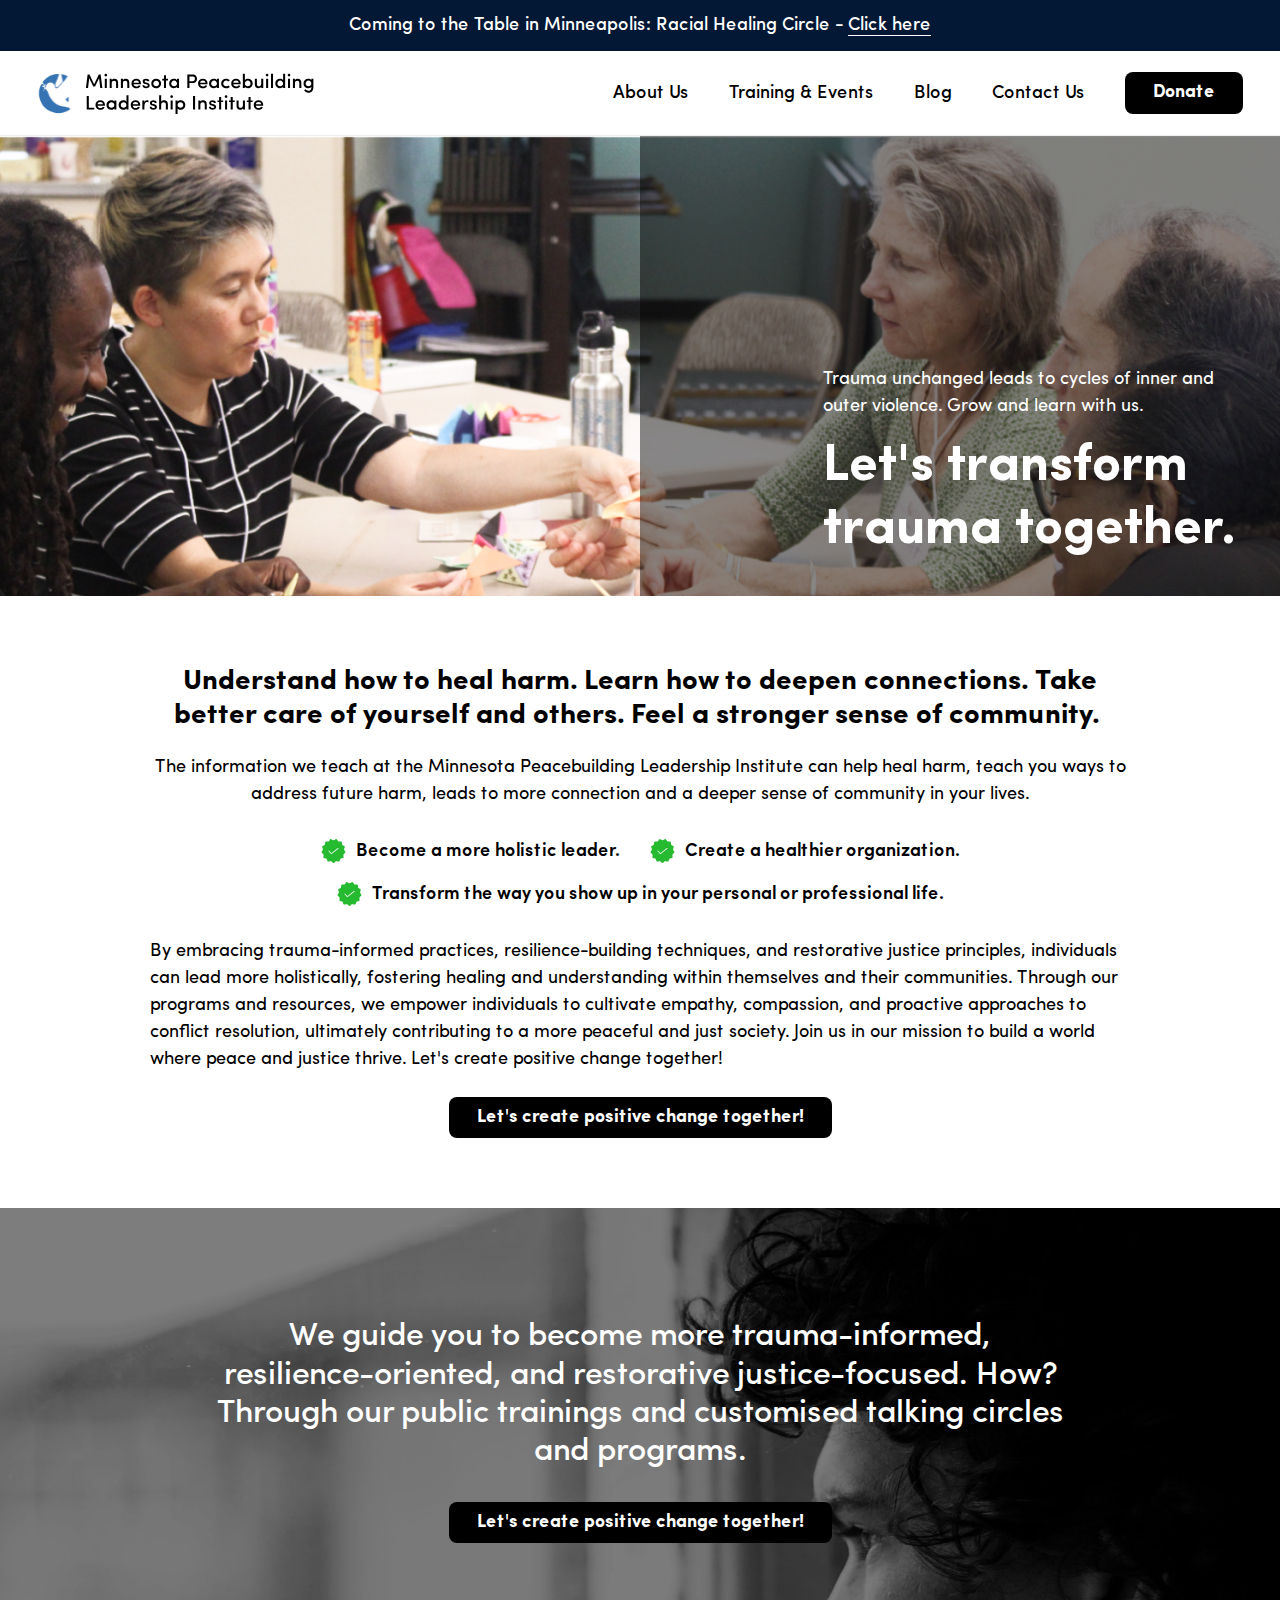
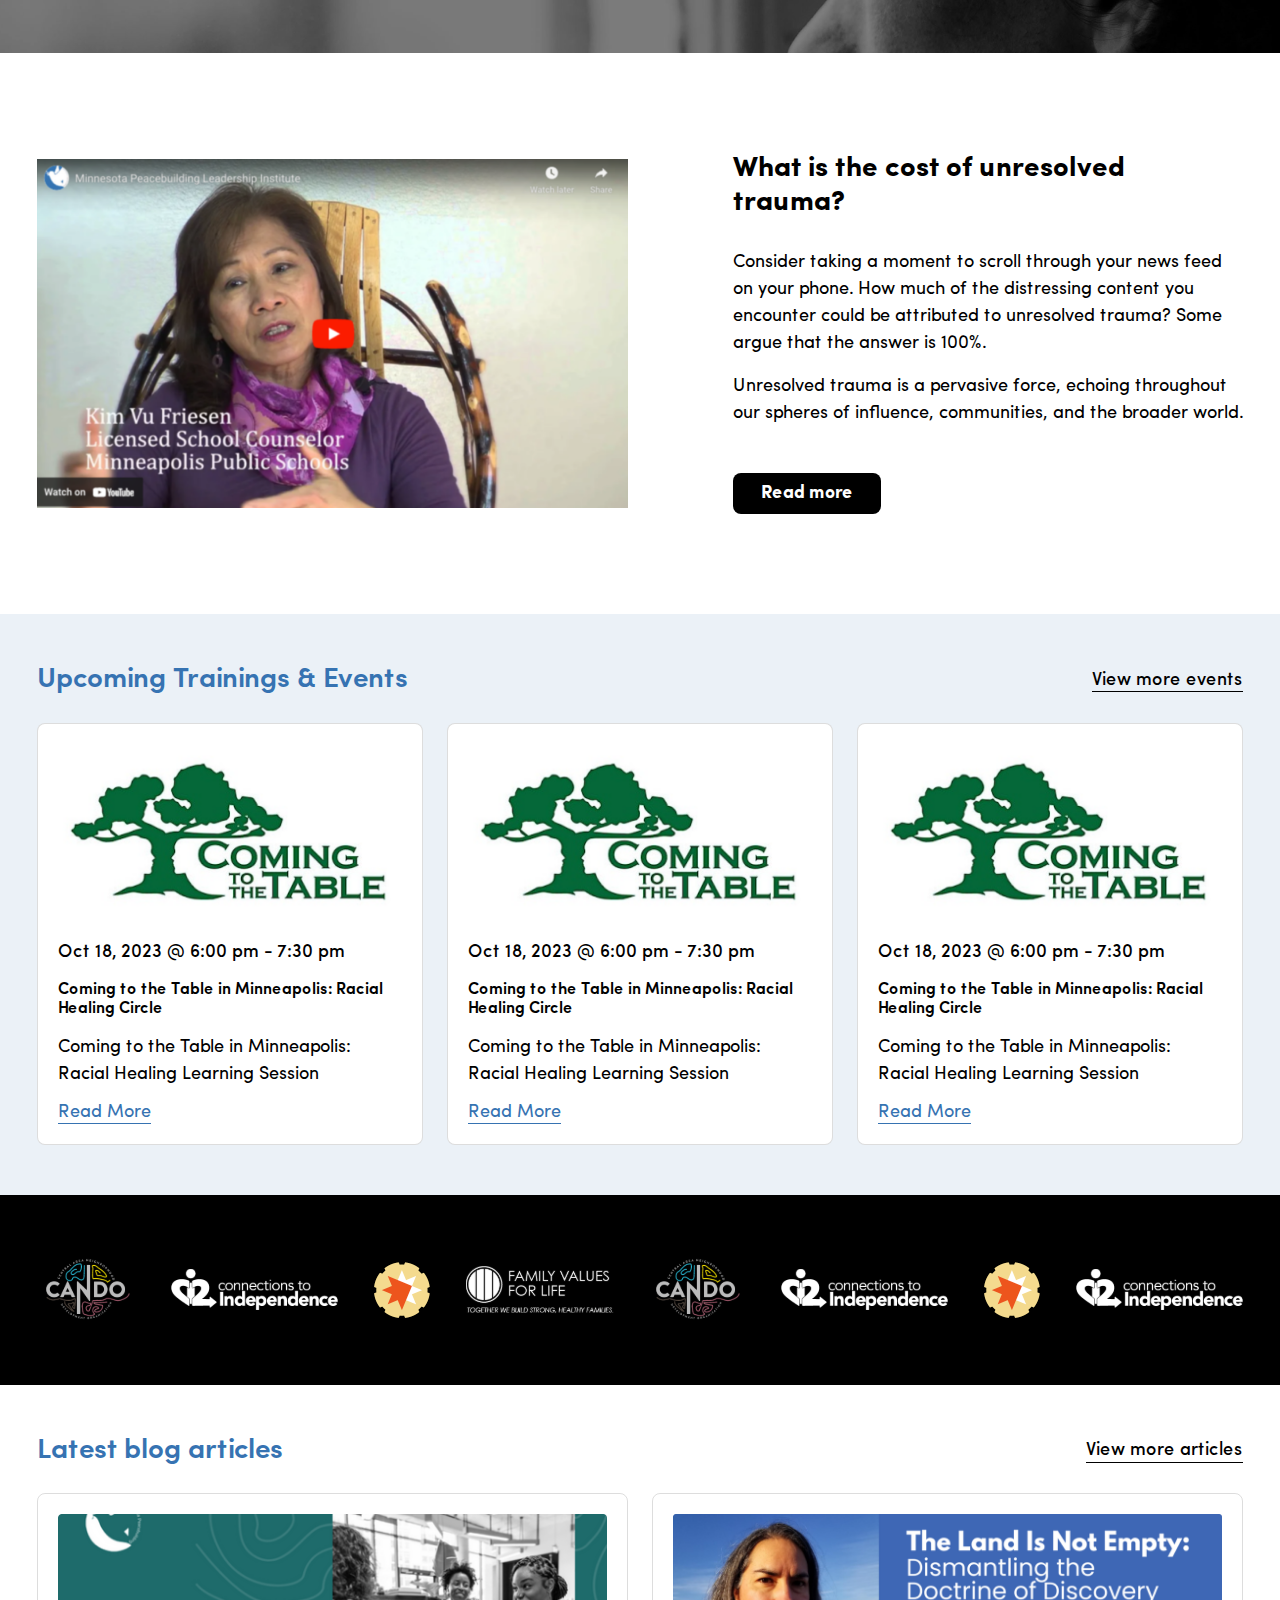
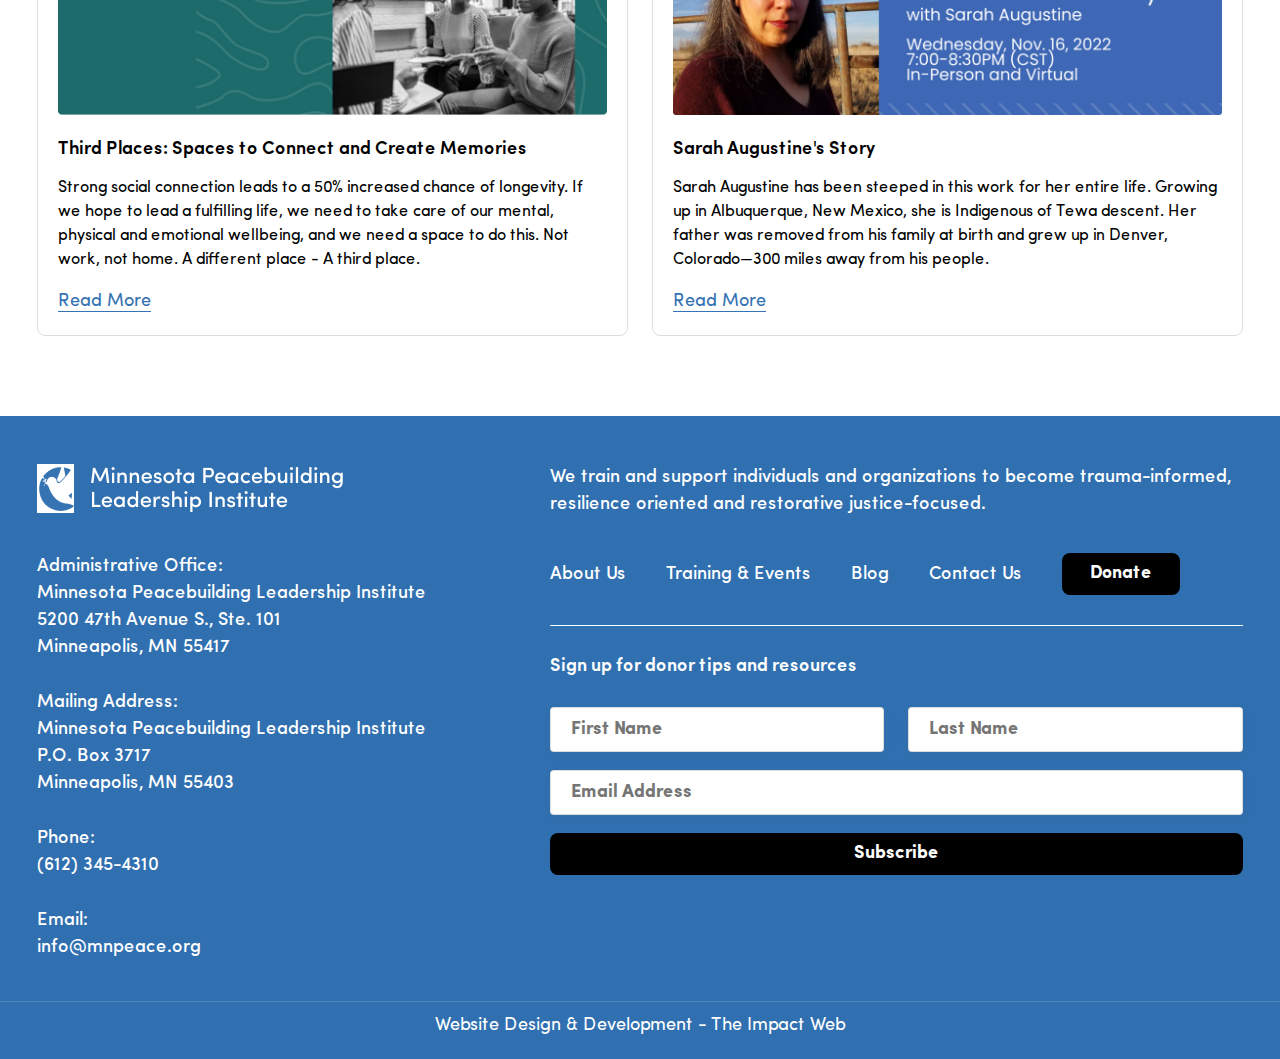
<file: index.html>
<!doctype html>
<html class="no-js" lang="">
    <head>
        <meta charset="utf-8">
        <meta http-equiv="x-ua-compatible" content="ie=edge">
        <title>Site title</title>
        <meta name="description" content="">
        <meta name="viewport" content="width=device-width, initial-scale=1"> 
		<link rel="shortcut icon" type="image/x-icon" href="#">
        <!-- Place favicon.ico in the root directory -->
        
		<!-- CSS here -->
        <link rel="stylesheet" href="assets/css/aos.css">
        <link rel="stylesheet" href="assets/css/bootstrap.min.css">
        <link rel="stylesheet" href="assets/css/fonts.css">
        <link rel="stylesheet" href="assets/css/style.css">
        <link rel="stylesheet" href="assets/css/responsive.css">
    </head>
    <body>

    <div class="header__top">
        <p>Coming to the Table in Minneapolis: Racial Healing Circle - <a href="">Click here</a></p>
    </div>
    <!-- header-area START -->
    <div class="header-area">
        <div class="container lg position-relative">
            <div class="row align-items-center">
                <div class="col-lg-3 col-8 ">
                    <div class="logo-area">
                        <a href="index.html"><img src="assets/img/logo.svg" alt=""></a>
                    </div>
                </div>
                <div class="col-lg-9 d-none d-lg-block text-right">
                    <div class="menu-area">
                        <nav>
                            <ul id="nav">
                                <li>
                                    <a href="#">About Us</a>
                                    <div class="mega__menu">
                                        <ul>
                                            <li><a href="#">About Us</a></li>
                                            <li><a href="#">Leaders & Partner</a></li>
                                            <li><a href="#">In the Media</a></li>
                                            <li><a href="#">STAR Outcome Research</a></li>
                                            <li><a href="#">Annual Report</a></li>
                                        </ul>
                                        <p>
                                            All of these communities are filled with individuals who have experienced intense psychological trauma and cry out for healing individually and collectively.
                                        </p>
                                    </div>
                                </li>
                                <li><a href="#">Training & Events</a></li> 
                                <li><a href="#">Blog</a></li> 
                                <li><a href="#">Contact Us</a></li>  
                                <li><button type="button" class="thm_btn">Donate</button></li>  
                            </ul>
                        </nav>
                    </div>
                </div>
                <div class="col-4 d-block d-lg-none text-center">
                    <div class="bar">
                        <a class="bar-icon siteBar-btn" href="#">
                            <span></span>
                        </a>
                    </div>
                </div>
            </div>
        </div>
    </div>
        <!-- mobile-menu START -->
        <div class="mobile-menu">
            <a href="#" class="bars siteBar-btn"><svg class="bi bi-x" width="1em" height="1em" viewBox="0 0 16 16" fill="currentColor" xmlns="http://www.w3.org/2000/svg">
                <path fill-rule="evenodd" d="M11.854 4.146a.5.5 0 010 .708l-7 7a.5.5 0 01-.708-.708l7-7a.5.5 0 01.708 0z" clip-rule="evenodd"/>
                <path fill-rule="evenodd" d="M4.146 4.146a.5.5 0 000 .708l7 7a.5.5 0 00.708-.708l-7-7a.5.5 0 00-.708 0z" clip-rule="evenodd"/>
            </svg></a> 
            <nav> 
                <ul id="nav">
                    <li><a href="#">About Us</a></li>
                    <li><a href="#">Training & Events</a></li> 
                    <li><a href="#">Blog</a></li> 
                    <li><a href="#">Contact Us</a></li>  
                    <li><button type="button" class="thm_btn">Donate</button></li>  
                </ul>
            </nav> 
        </div> 
    <!-- header-area END -->


    <main>


        <!---------trauma Section START ---------->
        <section class="trauma-area" style="background-image: url(./assets/img/trauma-bg.png);">
            <div class="container">
                <div class="row">
                    <div class="col-lg-12">
                        <div class="trauma__text">
                            <p>Trauma unchanged leads to cycles of inner and outer violence. Grow and learn with us.</p>
                            <h1>Let's transform trauma together.</h1>
                        </div>
                    </div>
                </div>
            </div>
        </section>
        <!---------trauma Section End ---------->


        <!---------community Section START ---------->
        <section class="community-area">
            <div class="container">
                <div class="row">
                    <div class="col-lg-12">
                        <div class="community__content">
                            <h3>Understand how to heal harm. Learn how to deepen connections. 
                                Take better care of yourself and others. Feel a stronger sense of community. </h3>
                            <p>The information we teach at the Minnesota Peacebuilding Leadership Institute can help heal harm, teach you ways to address future harm, leads to more connection and a deeper sense of community in your lives.</p>
                            <ul>
                                <li><img src="assets/img/check-Icons.svg" alt=""> Become a more holistic leader.</li>
                                <li><img src="assets/img/check-Icons.svg" alt=""> Create a healthier organization.</li>
                                <li><img src="assets/img/check-Icons.svg" alt=""> Transform the way you show up in your personal or professional life.</li>
                            </ul>
                            <p class="text-start mb-4">By embracing trauma-informed practices, resilience-building techniques, and restorative justice principles, individuals can lead more holistically, fostering healing and understanding within themselves and their communities. Through our programs and resources, we empower individuals to cultivate empathy, compassion, and proactive approaches to conflict resolution, ultimately contributing to a more peaceful and just society. Join us in our mission to build a world where peace and justice thrive.
                                Let's create positive change together!</p>
                            <a href="" class="thm_btn">Let's create positive change together!</a>
                        </div>
                    </div>
                </div>
            </div>
        </section>
        <!---------community Section End ---------->


        <!---------programs Section START ---------->
        <section class="programs-area" style="background-image: url(./assets/img/programs-bg.png);">
            <div class="container">
                <div class="row">
                    <div class="col-lg-12">
                        <div class="programs__content">
                            <h3>We guide you to become more trauma-informed, 
                                resilience-oriented, and restorative justice-focused. 
                                How? Through our public trainings and customised talking 
                                circles and programs.
                            </h3>
                            <a href="" class="thm_btn">Let's create positive change together!</a>
                        </div>
                    </div>
                </div>
            </div>
        </section>
        <!---------programs Section End ---------->


        <!---------unresolved Section START ---------->
        <section class="unresolved-area">
            <div class="container">
                <div class="row">
                    <div class="col-lg-6">
                        <div class="unresolved__frame">
                            <i>
                                <img src="assets/img/unresolved-img.png" alt="">
                            </i>
                        </div>
                    </div>
                    <div class="col-lg-6">
                        <div class="unresolved__content">
                            <h3>What is the cost of unresolved trauma?</h3>
                            <p>Consider taking a moment to scroll through your news feed on your phone. How much of the distressing content you encounter could be attributed to unresolved trauma? Some argue that the answer is 100%.</p>
                            <p>Unresolved trauma is a pervasive force, echoing throughout our spheres of influence, communities, and the broader world.</p>
                            <a href="" class="thm_btn">Read more</a>
                        </div>
                    </div>
                </div>
            </div>
        </section>
        <!---------unresolved Section End ---------->


        <!---------Events Section START ---------->
        <section class="Events-area">
            <div class="container">
                <div class="row">
                    <div class="col-lg-12">
                        <div class="sec__title">
                            <h3>Upcoming Trainings & Events</h3>
                            <a href="#" class="link__btn">View more events</a>
                        </div>
                    </div>
                    <div class="col-lg-4 col-md-6">
                        <div class="Events__blk">
                            <i><img src="assets/img/Events-img.png" alt=""></i>
                            <span>Oct 18, 2023 @ 6:00 pm - 7:30 pm</span>
                            <h6>Coming to the Table in Minneapolis: Racial Healing Circle</h6>
                            <p>Coming to the Table in Minneapolis: Racial Healing Learning Session</p>
                            <a href="#">Read More</a>
                        </div>
                    </div>
                    <div class="col-lg-4 col-md-6">
                        <div class="Events__blk">
                            <i><img src="assets/img/Events-img.png" alt=""></i>
                            <span>Oct 18, 2023 @ 6:00 pm - 7:30 pm</span>
                            <h6>Coming to the Table in Minneapolis: Racial Healing Circle</h6>
                            <p>Coming to the Table in Minneapolis: Racial Healing Learning Session</p>
                            <a href="#">Read More</a>
                        </div>
                    </div>
                    <div class="col-lg-4 col-md-6">
                        <div class="Events__blk">
                            <i><img src="assets/img/Events-img.png" alt=""></i>
                            <span>Oct 18, 2023 @ 6:00 pm - 7:30 pm</span>
                            <h6>Coming to the Table in Minneapolis: Racial Healing Circle</h6>
                            <p>Coming to the Table in Minneapolis: Racial Healing Learning Session</p>
                            <a href="#">Read More</a>
                        </div>
                    </div>
                </div>
            </div>
        </section>
        <!---------Events Section End ---------->


        <!---------brand Section START ---------->
        <section class="brand-area">
            <div class="container">
                <div class="row">
                    <div class="col-lg-12">
                        <div class="brand__logo">
                            <ul>
                                <li><a href="#"><img src="assets/img/brand-1.svg" alt=""></a></li>
                                <li><a href="#"><img src="assets/img/brand-2.svg" alt=""></a></li>
                                <li><a href="#"><img src="assets/img/brand-3.svg" alt=""></a></li>
                                <li><a href="#"><img src="assets/img/brand-4.svg" alt=""></a></li>
                                <li><a href="#"><img src="assets/img/brand-1.svg" alt=""></a></li>
                                <li><a href="#"><img src="assets/img/brand-2.svg" alt=""></a></li>
                                <li><a href="#"><img src="assets/img/brand-3.svg" alt=""></a></li>
                                <li><a href="#"><img src="assets/img/brand-2.svg" alt=""></a></li>
                            </ul>
                        </div>
                    </div>
                </div>
            </div>
        </section>
        <!---------brand Section End ---------->


        <!---------blog Section START ---------->
        <section class="blog-area">
            <div class="container">
                <div class="row">
                    <div class="col-lg-12">
                        <div class="sec__title">
                            <h3>Latest blog articles</h3> 
                            <a href="#" class="link__btn">View more articles</a>
                        </div>
                    </div>
                    <div class="col-lg-6 col-md-6">
                        <div class="blog__blk">
                            <i><img src="assets/img/blog-1.png" alt=""></i>
                            <h5>Third Places: Spaces to Connect and Create Memories</h5>
                            <p>Strong social connection leads to a 50% increased chance of longevity. If we hope to lead a fulfilling life, we need to take care of our mental, physical and emotional wellbeing, and we need a space to do this. Not work, not home. A different place - A third place.</p>
                            <a href="#">Read More</a>
                        </div>
                    </div>
                    <div class="col-lg-6 col-md-6">
                        <div class="blog__blk">
                            <i><img src="assets/img/blog-2.png" alt=""></i>
                            <h5>Sarah Augustine's Story</h5>
                            <p>Sarah Augustine has been steeped in this work for her entire life. Growing up in Albuquerque, New Mexico, she is Indigenous of Tewa descent. Her father was removed from his family at birth and grew up in Denver, Colorado—300 miles away from his people.</p>
                            <a href="#">Read More</a>
                        </div>
                    </div>
                </div>
            </div>
        </section>
        <!---------blog Section End ---------->


        <!--------- Section START ---------->
        <section class="">
            <div class="container">
                <div class="row">
                    <div class="col-lg-12"></div>
                </div>
            </div>
        </section>
        <!--------- Section End ---------->
 



    </main>

        <!---------footer Section START ---------->
        <footer class="footer-area">
            <div class="container">
                <div class="row">
                    <div class="col-lg-5">
                        <div class="footer__logo">
                            <a href="#">
                                <img src="assets/img/logo-v2.png" alt="">
                            </a>
                        </div>
                    </div>
                    <div class="col-lg-7">
                        <div class="footer__text">
                            <p>We train and support individuals and organizations to become trauma-informed, resilience oriented and restorative justice-focused.</p>
                        </div>
                    </div>
                   
                    <div class="col-lg-5">
                        <div class="footer__logo">
                            <p>
                                Administrative Office: <br>
                                Minnesota Peacebuilding Leadership Institute <br>
                                 5200 47th Avenue S., Ste. 101 <br>
                                  Minneapolis, MN 55417</p>
                            <p>
                                Mailing Address: <br> 
                                Minnesota Peacebuilding Leadership Institute <br>
                                 P.O. Box 3717  <br>
                                 Minneapolis, MN 55403
                            </p>
                            <p>
                                Phone: <br> (612) 345-4310
                            </p>
                            <p>
                                Email: <br>info@mnpeace.org
                            </p>
                        </div>
                    </div>
                    <div class="col-lg-7">
                        <div class="footer__content">
                            <ul id="nav">
                                <li><a href="#">About Us</a></li>
                                <li><a href="#">Training & Events</a></li> 
                                <li><a href="#">Blog</a></li> 
                                <li><a href="#">Contact Us</a></li>  
                                <li><button type="button" class="thm_btn">Donate</button></li>  
                            </ul>
                            <hr>
                            <h5>Sign up for donor tips and resources</h5>
                            <div class="contact-form">
                                <form action="">
                                    <div class="row">
                                        <div class="col-lg-6">
                                            <div class="input__blk">
                                                <input type="text" placeholder="First Name">
                                            </div>
                                        </div>
                                        <div class="col-lg-6">
                                            <div class="input__blk">
                                                <input type="text" placeholder="Last Name">
                                            </div>
                                        </div>
                                        <div class="col-lg-12">
                                            <div class="input__blk">
                                                <input type="text" placeholder="Email Address">
                                            </div>
                                        </div>
                                        <div class="col-lg-12">
                                            <div class="input__blk">
                                                <button type="submit" class="thm_btn w-100">Subscribe</button>
                                            </div>
                                        </div>
                                    </div>
                                </form>
                            </div>
                        </div>
                    </div>
                </div>
            </div>
            <div class="footer__btm">
                <p>Website Design & Development - The Impact Web</p>
            </div>
        </footer>
        <!---------footer Section End ---------->
    
		<!-- JS here --> 
        <script src="assets/js/jquery-3.4.1.min.js"></script>
        <script src="assets/js/popper.min.js"></script>
        <script src="assets/js/bootstrap.min.js"></script>
        <script src="assets/js/aos.js"></script> 
        <script src="assets/js/main.js"></script>
    </body>
</html>
</file>
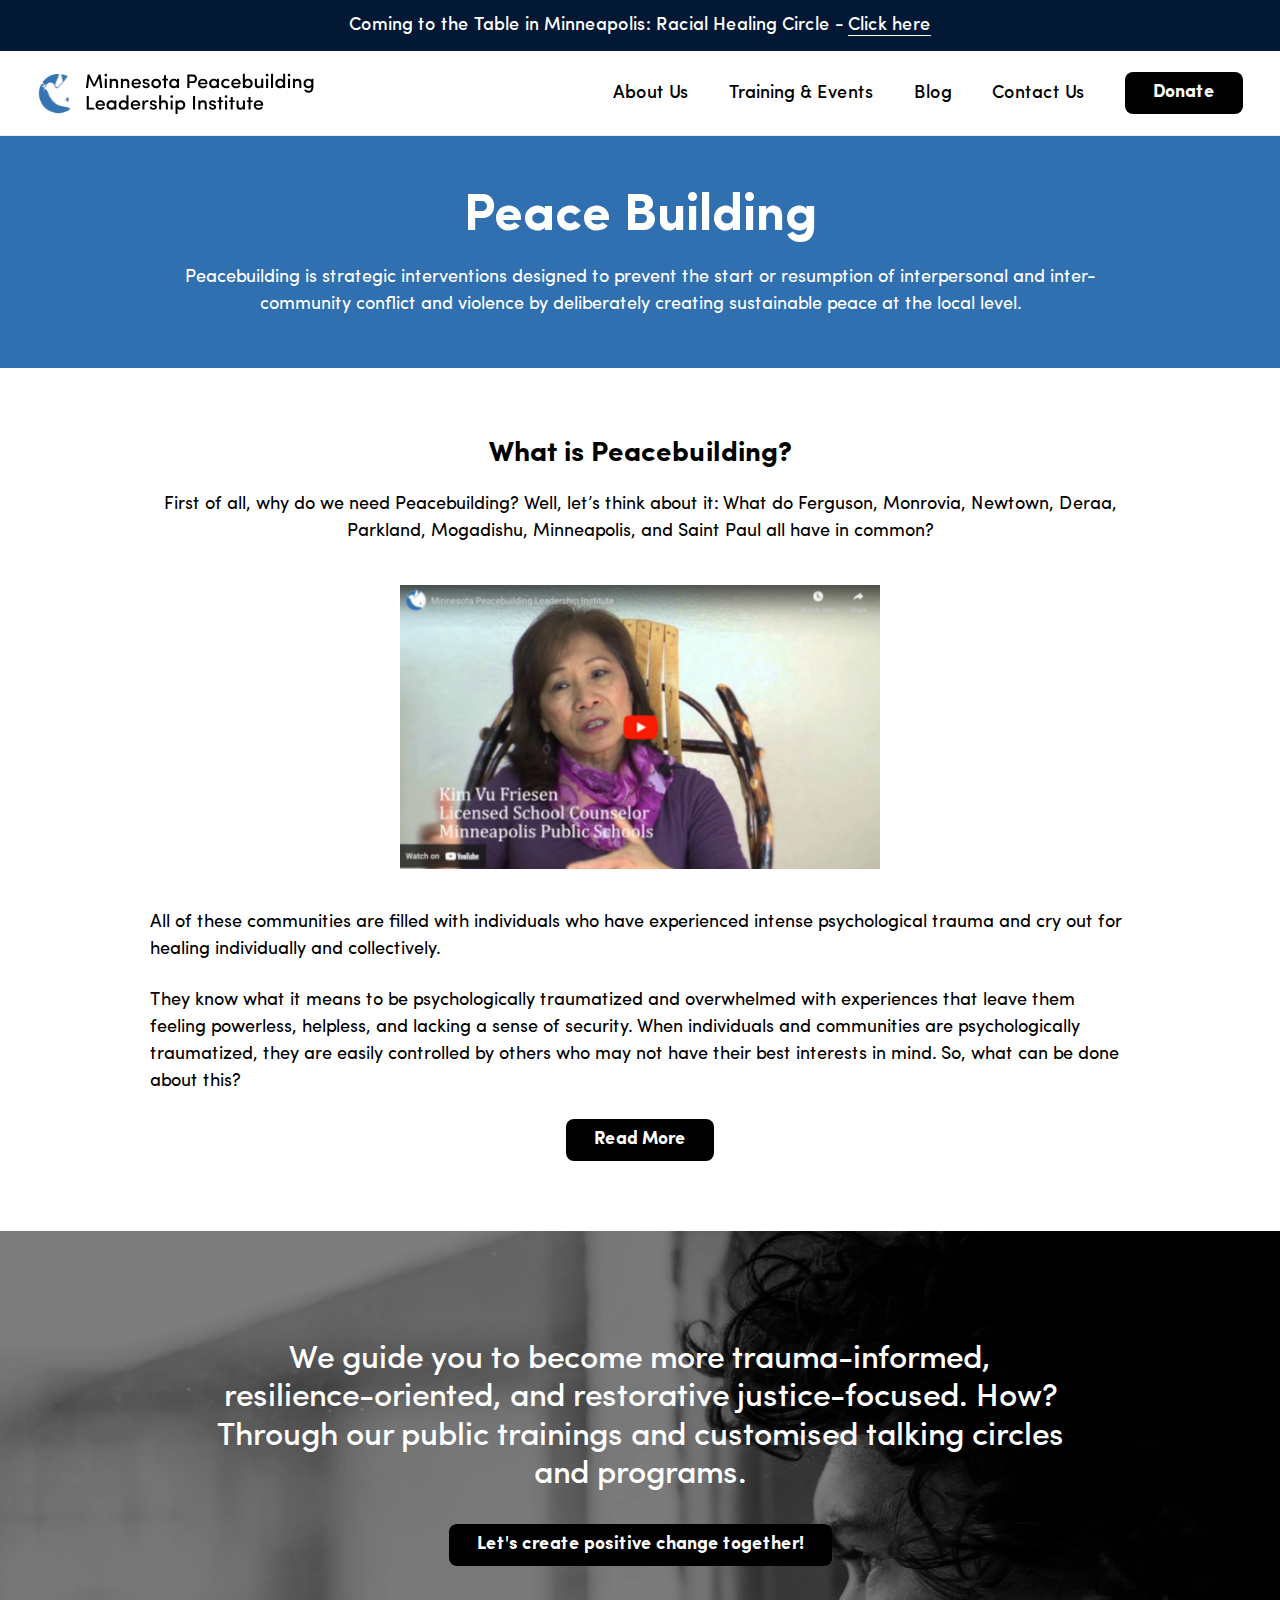
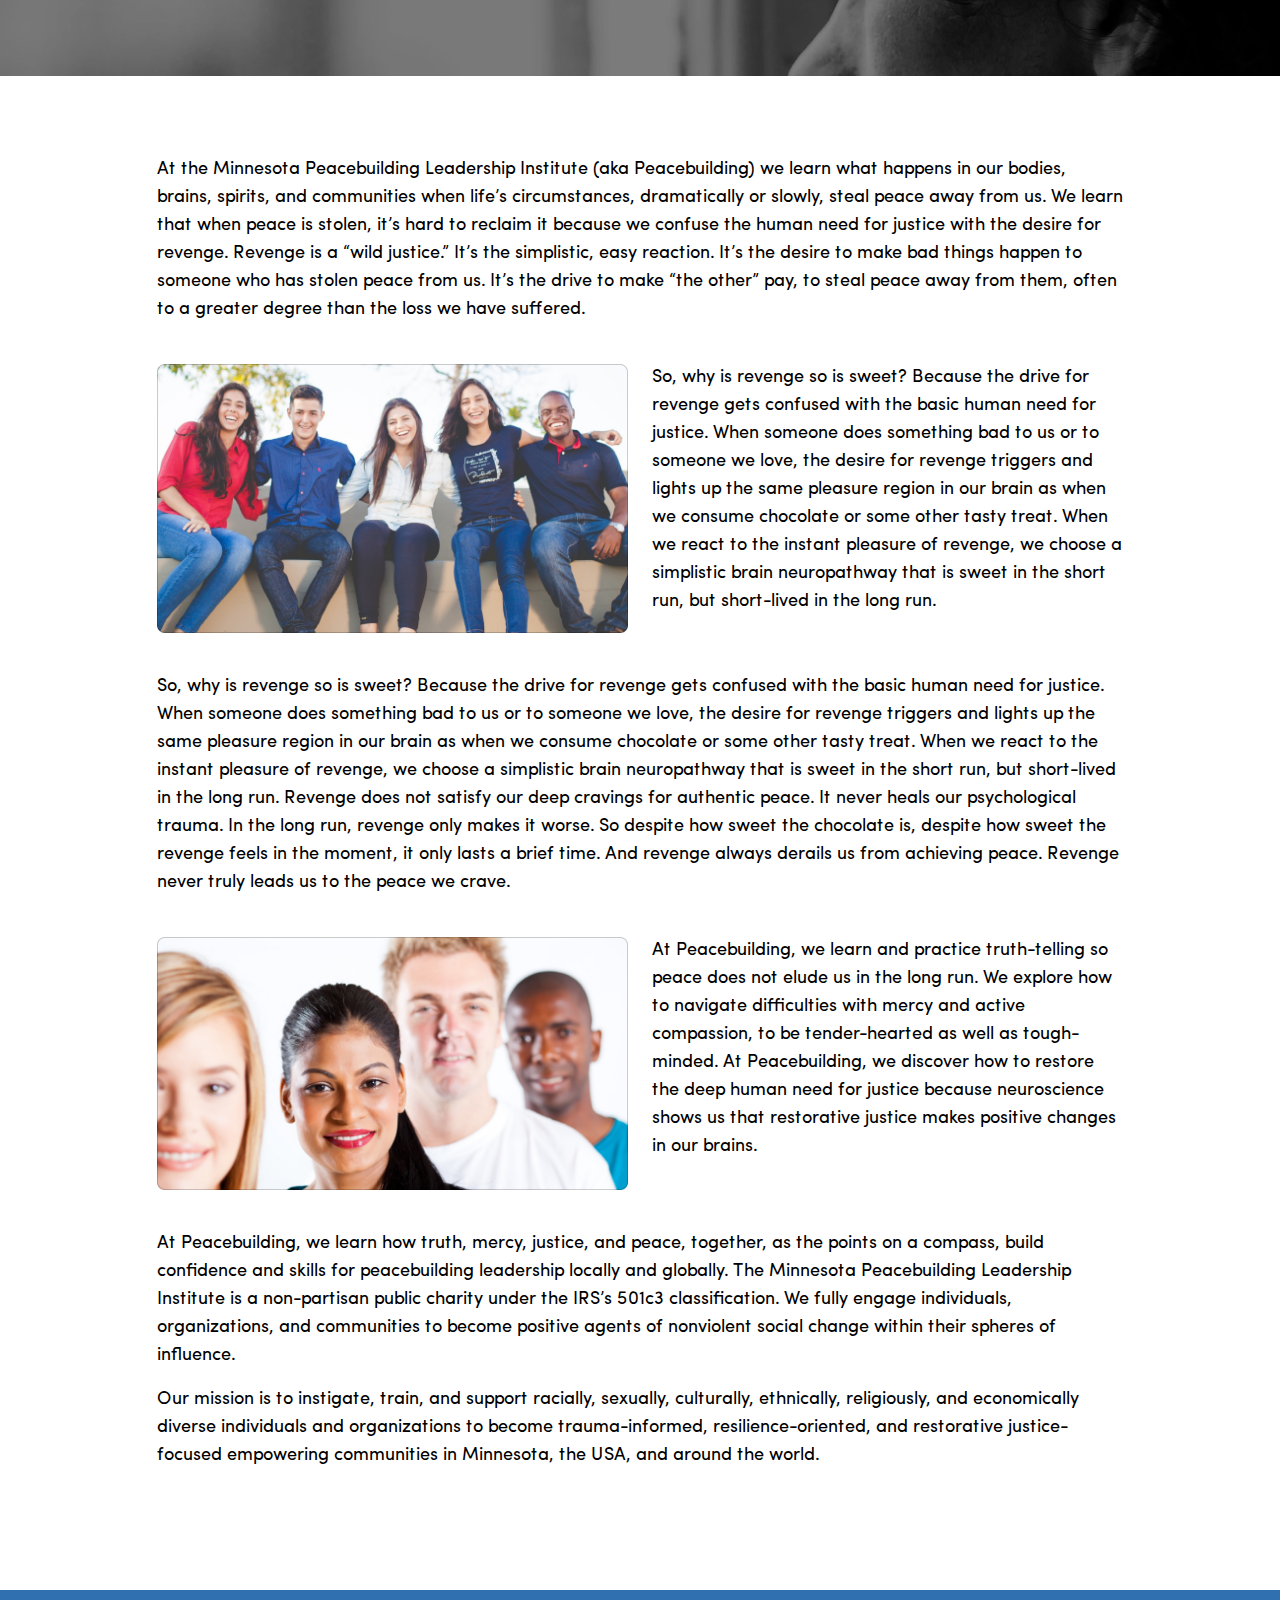
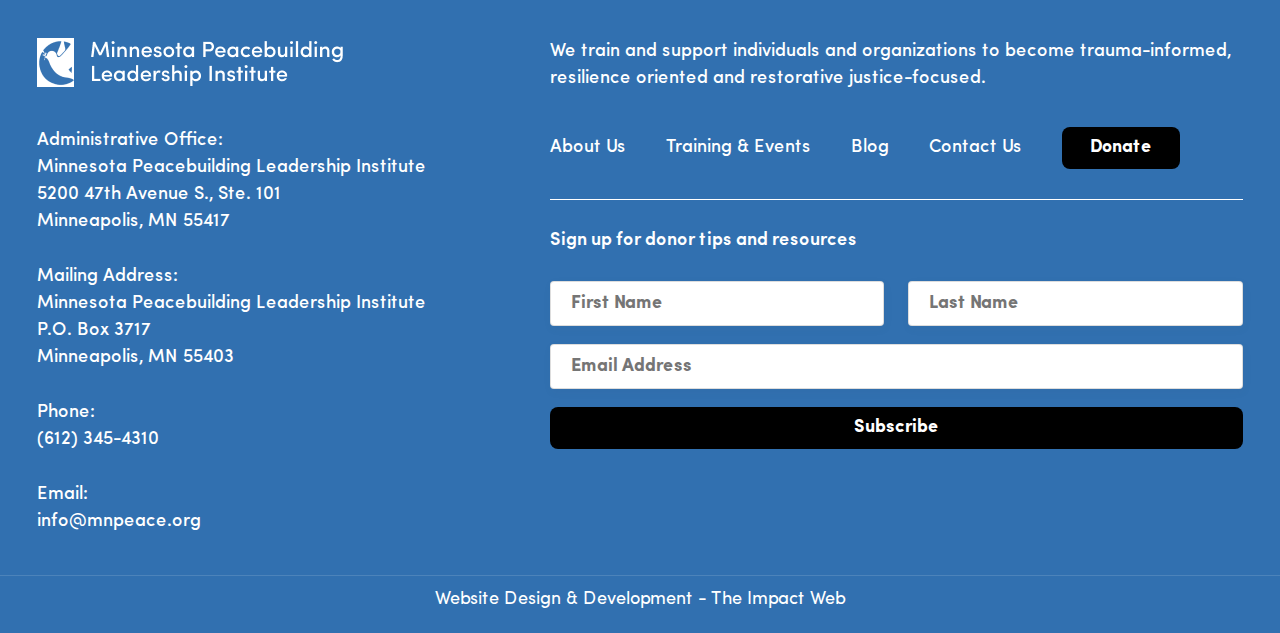
<file: About-Us.html>
<!doctype html>
<html class="no-js" lang="">
    <head>
        <meta charset="utf-8">
        <meta http-equiv="x-ua-compatible" content="ie=edge">
        <title>About Us</title>
        <meta name="description" content="">
        <meta name="viewport" content="width=device-width, initial-scale=1"> 
		<link rel="shortcut icon" type="image/x-icon" href="#">
        <!-- Place favicon.ico in the root directory -->
        
		<!-- CSS here -->
        <link rel="stylesheet" href="assets/css/aos.css">
        <link rel="stylesheet" href="assets/css/bootstrap.min.css">
        <link rel="stylesheet" href="assets/css/fonts.css">
        <link rel="stylesheet" href="assets/css/style.css">
        <link rel="stylesheet" href="assets/css/responsive.css">
    </head>
    <body>

    <div class="header__top">
        <p>Coming to the Table in Minneapolis: Racial Healing Circle - <a href="">Click here</a></p>
    </div>
    <!-- header-area START -->
    <div class="header-area">
        <div class="container lg position-relative">
            <div class="row align-items-center">
                <div class="col-lg-3 col-8 ">
                    <div class="logo-area">
                        <a href="index.html"><img src="assets/img/logo.svg" alt=""></a>
                    </div>
                </div>
                <div class="col-lg-9 d-none d-lg-block text-right">
                    <div class="menu-area">
                        <nav>
                            <ul id="nav">
                                <li>
                                    <a href="#">About Us</a>
                                    <div class="mega__menu">
                                        <ul>
                                            <li><a href="#">About Us</a></li>
                                            <li><a href="#">Leaders & Partner</a></li>
                                            <li><a href="#">In the Media</a></li>
                                            <li><a href="#">STAR Outcome Research</a></li>
                                            <li><a href="#">Annual Report</a></li>
                                        </ul>
                                        <p>
                                            All of these communities are filled with individuals who have experienced intense psychological trauma and cry out for healing individually and collectively.
                                        </p>
                                    </div>
                                </li>
                                <li><a href="#">Training & Events</a></li> 
                                <li><a href="#">Blog</a></li> 
                                <li><a href="#">Contact Us</a></li>  
                                <li><button type="button" class="thm_btn">Donate</button></li>  
                            </ul>
                        </nav>
                    </div>
                </div>
                <div class="col-4 d-block d-lg-none text-center">
                    <div class="bar">
                        <a class="bar-icon siteBar-btn" href="#">
                            <span></span>
                        </a>
                    </div>
                </div>
            </div>
        </div>
    </div>
        <!-- mobile-menu START -->
        <div class="mobile-menu">
            <a href="#" class="bars siteBar-btn"><svg class="bi bi-x" width="1em" height="1em" viewBox="0 0 16 16" fill="currentColor" xmlns="http://www.w3.org/2000/svg">
                <path fill-rule="evenodd" d="M11.854 4.146a.5.5 0 010 .708l-7 7a.5.5 0 01-.708-.708l7-7a.5.5 0 01.708 0z" clip-rule="evenodd"/>
                <path fill-rule="evenodd" d="M4.146 4.146a.5.5 0 000 .708l7 7a.5.5 0 00.708-.708l-7-7a.5.5 0 00-.708 0z" clip-rule="evenodd"/>
            </svg></a> 
            <nav> 
                <ul id="nav">
                    <li><a href="#">About Us</a></li>
                    <li><a href="#">Training & Events</a></li> 
                    <li><a href="#">Blog</a></li> 
                    <li><a href="#">Contact Us</a></li>  
                    <li><button type="button" class="thm_btn">Donate</button></li>  
                </ul>
            </nav> 
        </div> 
    <!-- header-area END -->


    <main>


        <!---------Hero Section START ---------->
        <section class="Hero-area" >
            <div class="container">
                <div class="row">
                    <div class="col-lg-12">
                        <div class="Hero__text">
                            <h1>Peace Building</h1>
                            <p>Peacebuilding is strategic interventions designed to prevent the start or resumption of interpersonal and inter-community conflict and violence by deliberately creating sustainable peace at the local level.</p>
                        </div>
                    </div>
                </div>
            </div>
        </section>
        <!---------Hero Section End ---------->

        

        <!---------community Section START ---------->
        <section class="community-area">
            <div class="container">
                <div class="row">
                    <div class="col-lg-12">
                        <div class="community__content">
                            <h3>What is Peacebuilding?</h3>
                            <p>First of all, why do we need Peacebuilding? Well, let’s think about it: What do Ferguson, Monrovia, Newtown, Deraa, Parkland, Mogadishu, Minneapolis, and Saint Paul all have in common?</p>
                            <div class="youtube__frame">
                                <i>
                                    <img src="assets/img/unresolved-img.png" alt="">
                                </i>
                            </div>
                            <p class="text-start mb-4">All of these communities are filled with individuals who have experienced intense psychological trauma and cry out for healing individually and collectively.</p>
                            <p class="text-start mb-4">
                                They know what it means to be psychologically traumatized and overwhelmed with experiences that leave them feeling powerless, helpless, and lacking a sense of security. When individuals and communities are psychologically traumatized, they are easily controlled by others who may not have their best interests in mind. So, what can be done about this?
                            </p>
                            <a href="" class="thm_btn">Read More</a>
                        </div>
                    </div>
                </div>
            </div>
        </section>
        <!---------community Section End ---------->
 
        
        
        <!---------programs Section START ---------->
        <section class="programs-area" style="background-image: url(./assets/img/programs-bg.png);">
            <div class="container">
                <div class="row">
                    <div class="col-lg-12">
                        <div class="programs__content">
                            <h3>We guide you to become more trauma-informed, 
                                resilience-oriented, and restorative justice-focused. 
                                How? Through our public trainings and customised talking 
                                circles and programs.
                            </h3>
                            <a href="" class="thm_btn">Let's create positive change together!</a>
                        </div>
                    </div>
                </div>
            </div>
        </section>
        <!---------programs Section End ---------->


        <!---------about Section START ---------->
        <section class="about-area">
            <div class="container">
                <div class="row">
                    <div class="col-lg-12">
                        <div class="about__text">
                            <p>At the Minnesota Peacebuilding Leadership Institute (aka Peacebuilding) we learn what happens in our bodies, brains, spirits, and communities when life’s circumstances, dramatically or slowly, steal peace away from us. We learn that when peace is stolen, it’s hard to reclaim it because we confuse the human need for justice with the desire for revenge. Revenge is a “wild justice.” It’s the simplistic, easy reaction. It’s the desire to make bad things happen to someone who has stolen peace from us. It’s the drive to make “the other” pay, to steal peace away from them, often to a greater degree than the loss we have suffered.
                            </p>
                        </div>
                    </div>
                    <div class="col-lg-6">
                        <div class="about__img">
                            <img src="assets/img/about-img-1.png" alt="">
                        </div>
                    </div>
                    <div class="col-lg-6">
                        <div class="about__text">
                            <p>So, why is revenge so is sweet? Because the drive for revenge gets confused with the basic human need for justice. When someone does something bad to us or to someone we love, the desire for revenge triggers and lights up the same pleasure region in our brain as when we consume chocolate or some other tasty treat. When we react to the instant pleasure of revenge, we choose a simplistic brain neuropathway that is sweet in the short run, but short-lived in the long run.</p>
                        </div>
                    </div>
                    <div class="col-lg-12">
                        <div class="about__text">
                            <p>So, why is revenge so is sweet? Because the drive for revenge gets confused with the basic human need for justice. When someone does something bad to us or to someone we love, the desire for revenge triggers and lights up the same pleasure region in our brain as when we consume chocolate or some other tasty treat. When we react to the instant pleasure of revenge, we choose a simplistic brain neuropathway that is sweet in the short run, but short-lived in the long run. Revenge does not satisfy our deep cravings for authentic peace. It never heals our psychological trauma. In the long run, revenge only makes it worse. So despite how sweet the chocolate is, despite how sweet the revenge feels in the moment, it only lasts a brief time. And revenge always derails us from achieving peace. Revenge never truly leads us to the peace we crave.

                            </p>
                        </div>
                    </div>
                    <div class="col-lg-6">
                        <div class="about__img">
                            <img src="assets/img/about-img-2.png" alt="">
                        </div>
                    </div>
                    <div class="col-lg-6">
                        <div class="about__text">
                            <p>At Peacebuilding, we learn and practice truth-telling so peace does not elude us in the long run. We explore how to navigate difficulties with mercy and active compassion, to be tender-hearted as well as tough-minded. At Peacebuilding, we discover how to restore the deep human need for justice because neuroscience shows us that restorative justice makes positive changes in our brains.
                            </p>
                        </div>
                    </div>
                    <div class="col-lg-12">
                        <div class="about__text">
                            <p>At Peacebuilding, we learn how truth, mercy, justice, and peace, together, as the points on a compass, build confidence and skills for peacebuilding leadership locally and globally. The Minnesota Peacebuilding Leadership Institute is a non-partisan public charity under the IRS’s 501c3 classification. We fully engage individuals, organizations, and communities to become positive agents of nonviolent social change within their spheres of influence.</p>
                            <p>Our mission is to instigate, train, and support racially, sexually, culturally, ethnically, religiously, and economically diverse individuals and organizations to become trauma-informed, resilience-oriented, and restorative justice-focused empowering communities in Minnesota, the USA, and around the world.</p>
                        </div>
                    </div>
                </div>
            </div>
        </section>
        <!---------about Section End ---------->
 
        
        


    </main>

        <!---------footer Section START ---------->
        <footer class="footer-area">
            <div class="container">
                <div class="row">
                    <div class="col-lg-5">
                        <div class="footer__logo">
                            <a href="#">
                                <img src="assets/img/logo-v2.png" alt="">
                            </a>
                        </div>
                    </div>
                    <div class="col-lg-7">
                        <div class="footer__text">
                            <p>We train and support individuals and organizations to become trauma-informed, resilience oriented and restorative justice-focused.</p>
                        </div>
                    </div>
                   
                    <div class="col-lg-5">
                        <div class="footer__logo">
                            <p>
                                Administrative Office: <br>
                                Minnesota Peacebuilding Leadership Institute <br>
                                 5200 47th Avenue S., Ste. 101 <br>
                                  Minneapolis, MN 55417</p>
                            <p>
                                Mailing Address: <br> 
                                Minnesota Peacebuilding Leadership Institute <br>
                                 P.O. Box 3717  <br>
                                 Minneapolis, MN 55403
                            </p>
                            <p>
                                Phone: <br> (612) 345-4310
                            </p>
                            <p>
                                Email: <br>info@mnpeace.org
                            </p>
                        </div>
                    </div>
                    <div class="col-lg-7">
                        <div class="footer__content">
                            <ul id="nav">
                                <li><a href="#">About Us</a></li>
                                <li><a href="#">Training & Events</a></li> 
                                <li><a href="#">Blog</a></li> 
                                <li><a href="#">Contact Us</a></li>  
                                <li><button type="button" class="thm_btn">Donate</button></li>  
                            </ul>
                            <hr>
                            <h5>Sign up for donor tips and resources</h5>
                            <div class="contact-form">
                                <form action="">
                                    <div class="row">
                                        <div class="col-lg-6">
                                            <div class="input__blk">
                                                <input type="text" placeholder="First Name">
                                            </div>
                                        </div>
                                        <div class="col-lg-6">
                                            <div class="input__blk">
                                                <input type="text" placeholder="Last Name">
                                            </div>
                                        </div>
                                        <div class="col-lg-12">
                                            <div class="input__blk">
                                                <input type="text" placeholder="Email Address">
                                            </div>
                                        </div>
                                        <div class="col-lg-12">
                                            <div class="input__blk">
                                                <button type="submit" class="thm_btn w-100">Subscribe</button>
                                            </div>
                                        </div>
                                    </div>
                                </form>
                            </div>
                        </div>
                    </div>
                </div>
            </div>
            <div class="footer__btm">
                <p>Website Design & Development - The Impact Web</p>
            </div>
        </footer>
        <!---------footer Section End ---------->
    
		<!-- JS here --> 
        <script src="assets/js/jquery-3.4.1.min.js"></script>
        <script src="assets/js/popper.min.js"></script>
        <script src="assets/js/bootstrap.min.js"></script>
        <script src="assets/js/aos.js"></script> 
        <script src="assets/js/main.js"></script>
    </body>
</html>
</file>
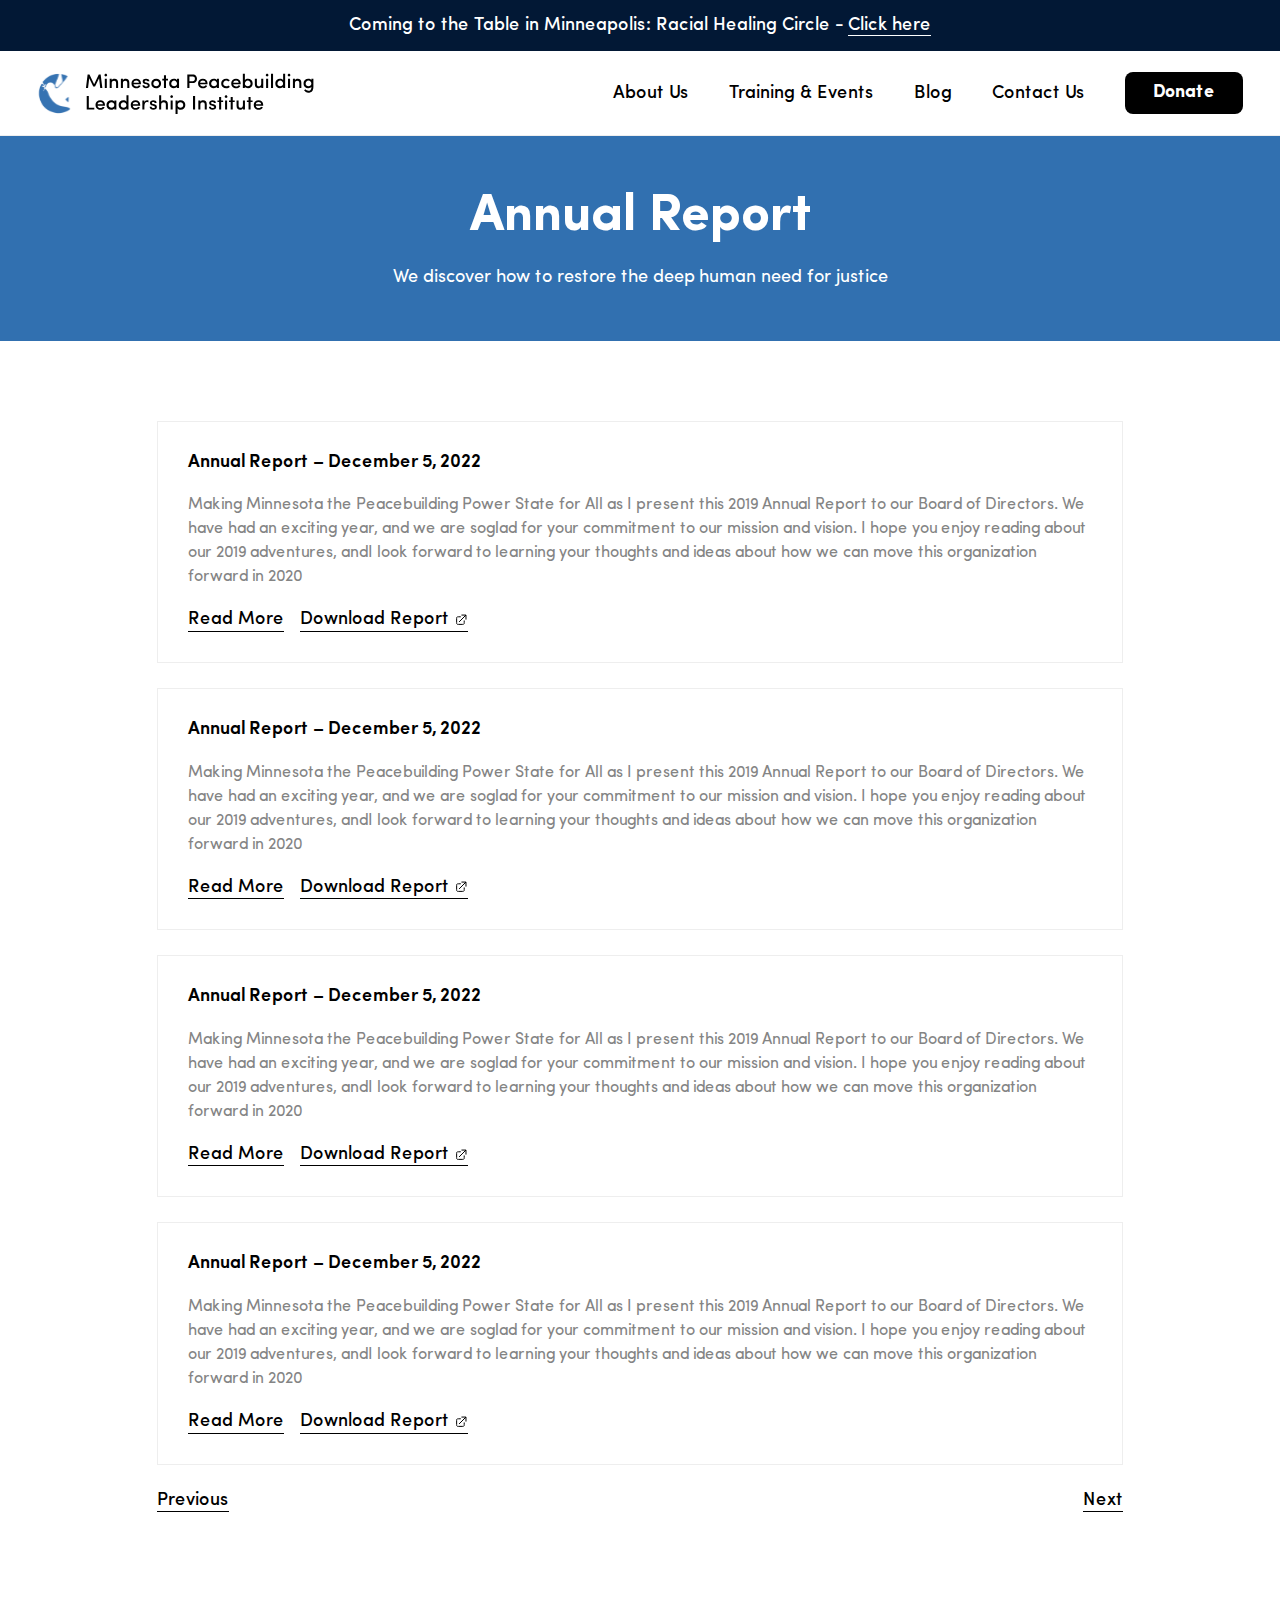
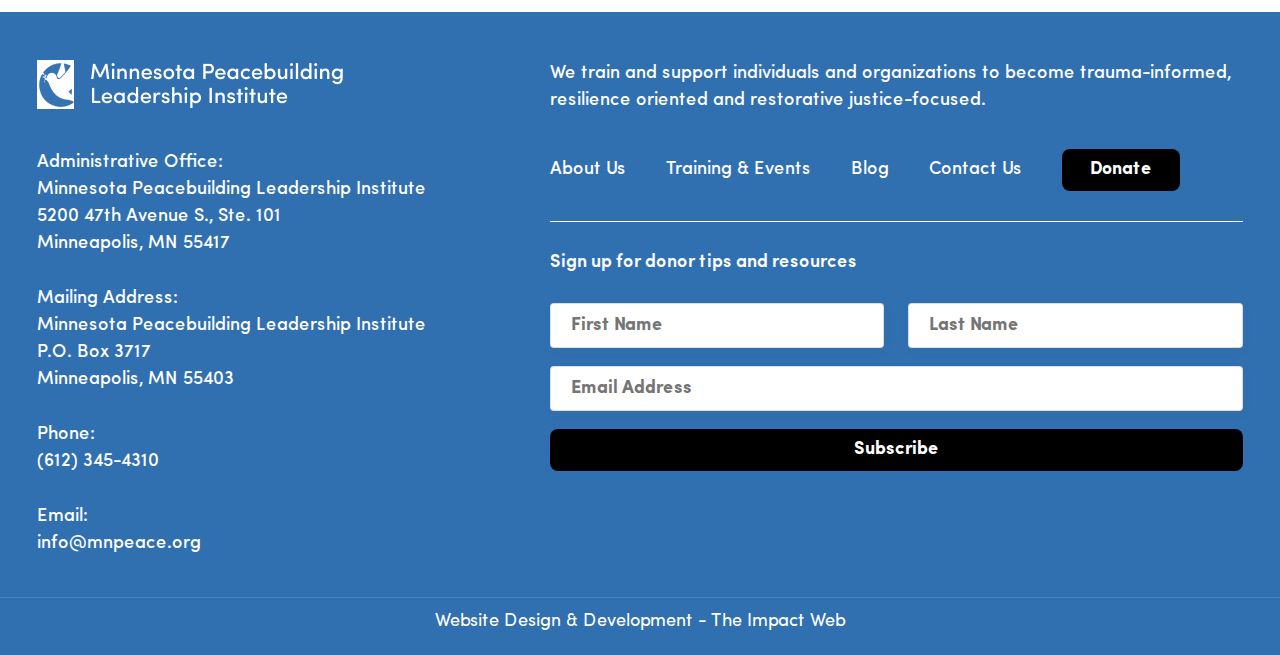
<file: Annual-Report.html>
<!doctype html>
<html class="no-js" lang="">
    <head>
        <meta charset="utf-8">
        <meta http-equiv="x-ua-compatible" content="ie=edge">
        <title> Annual Report</title>
        <meta name="description" content="">
        <meta name="viewport" content="width=device-width, initial-scale=1"> 
		<link rel="shortcut icon" type="image/x-icon" href="#">
        <!-- Place favicon.ico in the root directory -->
        
		<!-- CSS here -->
        <link rel="stylesheet" href="assets/css/aos.css">
        <link rel="stylesheet" href="assets/css/bootstrap.min.css">
        <link rel="stylesheet" href="assets/css/fonts.css">
        <link rel="stylesheet" href="assets/css/style.css">
        <link rel="stylesheet" href="assets/css/responsive.css">
    </head>
    <body>

    <div class="header__top">
        <p>Coming to the Table in Minneapolis: Racial Healing Circle - <a href="">Click here</a></p>
    </div>
    <!-- header-area START -->
    <div class="header-area">
        <div class="container lg position-relative">
            <div class="row align-items-center">
                <div class="col-lg-3 col-8 ">
                    <div class="logo-area">
                        <a href="index.html"><img src="assets/img/logo.svg" alt=""></a>
                    </div>
                </div>
                <div class="col-lg-9 d-none d-lg-block text-right">
                    <div class="menu-area">
                        <nav>
                            <ul id="nav">
                                <li>
                                    <a href="#">About Us</a>
                                    <div class="mega__menu">
                                        <ul>
                                            <li><a href="#">About Us</a></li>
                                            <li><a href="#">Leaders & Partner</a></li>
                                            <li><a href="#">In the Media</a></li>
                                            <li><a href="#">STAR Outcome Research</a></li>
                                            <li><a href="#">Annual Report</a></li>
                                        </ul>
                                        <p>
                                            All of these communities are filled with individuals who have experienced intense psychological trauma and cry out for healing individually and collectively.
                                        </p>
                                    </div>
                                </li>
                                <li><a href="#">Training & Events</a></li> 
                                <li><a href="#">Blog</a></li> 
                                <li><a href="#">Contact Us</a></li>  
                                <li><button type="button" class="thm_btn">Donate</button></li>  
                            </ul>
                        </nav>
                    </div>
                </div>
                <div class="col-4 d-block d-lg-none text-center">
                    <div class="bar">
                        <a class="bar-icon siteBar-btn" href="#">
                            <span></span>
                        </a>
                    </div>
                </div>
            </div>
        </div>
    </div>
        <!-- mobile-menu START -->
        <div class="mobile-menu">
            <a href="#" class="bars siteBar-btn"><svg class="bi bi-x" width="1em" height="1em" viewBox="0 0 16 16" fill="currentColor" xmlns="http://www.w3.org/2000/svg">
                <path fill-rule="evenodd" d="M11.854 4.146a.5.5 0 010 .708l-7 7a.5.5 0 01-.708-.708l7-7a.5.5 0 01.708 0z" clip-rule="evenodd"/>
                <path fill-rule="evenodd" d="M4.146 4.146a.5.5 0 000 .708l7 7a.5.5 0 00.708-.708l-7-7a.5.5 0 00-.708 0z" clip-rule="evenodd"/>
            </svg></a> 
            <nav> 
                <ul id="nav">
                    <li><a href="#">About Us</a></li>
                    <li><a href="#">Training & Events</a></li> 
                    <li><a href="#">Blog</a></li> 
                    <li><a href="#">Contact Us</a></li>  
                    <li><button type="button" class="thm_btn">Donate</button></li>  
                </ul>
            </nav> 
        </div> 
    <!-- header-area END -->


    <main>


        <!---------Hero Section START ---------->
        <section class="Hero-area" >
            <div class="container">
                <div class="row">
                    <div class="col-lg-12">
                        <div class="Hero__text">
                            <h1> Annual Report</h1>
                            <p>We discover how to restore the deep human need for justice</p>
                        </div>
                    </div>
                </div>
            </div>
        </section>
        <!---------Hero Section End ---------->



        <!---------Report Section START ---------->
        <section class="Report-area ">
            <div class="container md">
                <div class="row">
                    <div class="col-lg-12">
                        <div class="Report__blk">
                            <h5>Annual Report – December 5, 2022</h5>
                            <p>Making Minnesota the Peacebuilding Power State for All as I present this 2019 Annual Report to our Board of Directors. We have had an exciting year, and we are soglad for your commitment to our mission and vision. I hope you enjoy reading about our 2019 adventures, andI look forward to learning your thoughts and ideas about how we can move this organization forward in 2020</p>
                            <div class="d-flex align-items-center gap-3">
                                <a href="#" class="link__btn" data-bs-toggle="modal" data-bs-target="#ReportModal">Read More</a>
                                <a href="#" class="link__btn">Download Report <img src="assets/img/new_window_link.svg" alt=""></a>
                            </div>
                        </div>
                    </div>
                    <div class="col-lg-12">
                        <div class="Report__blk">
                            <h5>Annual Report – December 5, 2022</h5>
                            <p>Making Minnesota the Peacebuilding Power State for All as I present this 2019 Annual Report to our Board of Directors. We have had an exciting year, and we are soglad for your commitment to our mission and vision. I hope you enjoy reading about our 2019 adventures, andI look forward to learning your thoughts and ideas about how we can move this organization forward in 2020</p>
                            <div class="d-flex align-items-center gap-3">
                                <a href="#" class="link__btn" data-bs-toggle="modal" data-bs-target="#ReportModal">Read More</a>
                                <a href="#" class="link__btn">Download Report <img src="assets/img/new_window_link.svg" alt=""></a>
                            </div>
                        </div>
                    </div>
                    <div class="col-lg-12">
                        <div class="Report__blk">
                            <h5>Annual Report – December 5, 2022</h5>
                            <p>Making Minnesota the Peacebuilding Power State for All as I present this 2019 Annual Report to our Board of Directors. We have had an exciting year, and we are soglad for your commitment to our mission and vision. I hope you enjoy reading about our 2019 adventures, andI look forward to learning your thoughts and ideas about how we can move this organization forward in 2020</p>
                            <div class="d-flex align-items-center gap-3">
                                <a href="#" class="link__btn" data-bs-toggle="modal" data-bs-target="#ReportModal">Read More</a>
                                <a href="#" class="link__btn">Download Report <img src="assets/img/new_window_link.svg" alt=""></a>
                            </div>
                        </div>
                    </div>
                    <div class="col-lg-12">
                        <div class="Report__blk">
                            <h5>Annual Report – December 5, 2022</h5>
                            <p>Making Minnesota the Peacebuilding Power State for All as I present this 2019 Annual Report to our Board of Directors. We have had an exciting year, and we are soglad for your commitment to our mission and vision. I hope you enjoy reading about our 2019 adventures, andI look forward to learning your thoughts and ideas about how we can move this organization forward in 2020</p>
                            <div class="d-flex align-items-center gap-3">
                                <a href="#" class="link__btn" data-bs-toggle="modal" data-bs-target="#ReportModal">Read More</a>
                                <a href="#" class="link__btn">Download Report <img src="assets/img/new_window_link.svg" alt=""></a>
                            </div>
                        </div>
                    </div>
                    <div class="col-lg-12">
                        <div class="d-flex justify-content-between align-items-center">
                            <a href="# " class="link__btn">Previous</a>
                            <a href="# " class="link__btn">Next</a>
                        </div>
                    </div>
                </div>
            </div>
        </section>
        <!---------Report Section End ---------->


  <!-- Modal -->
  <div class="modal fade" id="ReportModal" tabindex="-1" aria-labelledby="exampleModalLabel" aria-hidden="true">
    <div class="modal-dialog modal-lg modal-dialog-centered">
      <div class="modal-content">
        <div class="modal-header teamModal__header">
          <h5 class="modal-title" id="exampleModalLabel">Annual Report – December 5, 2019</h5>
          <button type="button" data-bs-dismiss="modal" >Close</button>
        </div>
        <div class="modal-body">
            <div class="ReportModal__body">
                <p>The Minnesota Peacebuilding Leadership Institute is a 501(c)(3) non-partisan public charity nonprofit organisation ​transforming psychological trauma into nonviolent power with positive, productive alternatives to revenge. Our mission is to instigate, train, and support racially, sexually, religiously, ethnically, culturally, and economically diverse individuals and organizations to become trauma-informed, resilience-oriented, and restorative justice-focused, empowering communities in Minnesota, the USA, and around the world.</p>
                <i>
                    <img src="assets/img/Report-img.png" alt="">
                </i>
            </div>
        </div>
      </div>
    </div>
  </div>

    </main>

        <!---------footer Section START ---------->
        <footer class="footer-area">
            <div class="container">
                <div class="row">
                    <div class="col-lg-5">
                        <div class="footer__logo">
                            <a href="#">
                                <img src="assets/img/logo-v2.png" alt="">
                            </a>
                        </div>
                    </div>
                    <div class="col-lg-7">
                        <div class="footer__text">
                            <p>We train and support individuals and organizations to become trauma-informed, resilience oriented and restorative justice-focused.</p>
                        </div>
                    </div>
                   
                    <div class="col-lg-5">
                        <div class="footer__logo">
                            <p>
                                Administrative Office: <br>
                                Minnesota Peacebuilding Leadership Institute <br>
                                 5200 47th Avenue S., Ste. 101 <br>
                                  Minneapolis, MN 55417</p>
                            <p>
                                Mailing Address: <br> 
                                Minnesota Peacebuilding Leadership Institute <br>
                                 P.O. Box 3717  <br>
                                 Minneapolis, MN 55403
                            </p>
                            <p>
                                Phone: <br> (612) 345-4310
                            </p>
                            <p>
                                Email: <br>info@mnpeace.org
                            </p>
                        </div>
                    </div>
                    <div class="col-lg-7">
                        <div class="footer__content">
                            <ul id="nav">
                                <li><a href="#">About Us</a></li>
                                <li><a href="#">Training & Events</a></li> 
                                <li><a href="#">Blog</a></li> 
                                <li><a href="#">Contact Us</a></li>  
                                <li><button type="button" class="thm_btn">Donate</button></li>  
                            </ul>
                            <hr>
                            <h5>Sign up for donor tips and resources</h5>
                            <div class="contact-form">
                                <form action="">
                                    <div class="row">
                                        <div class="col-lg-6">
                                            <div class="input__blk">
                                                <input type="text" placeholder="First Name">
                                            </div>
                                        </div>
                                        <div class="col-lg-6">
                                            <div class="input__blk">
                                                <input type="text" placeholder="Last Name">
                                            </div>
                                        </div>
                                        <div class="col-lg-12">
                                            <div class="input__blk">
                                                <input type="text" placeholder="Email Address">
                                            </div>
                                        </div>
                                        <div class="col-lg-12">
                                            <div class="input__blk">
                                                <button type="submit" class="thm_btn w-100">Subscribe</button>
                                            </div>
                                        </div>
                                    </div>
                                </form>
                            </div>
                        </div>
                    </div>
                </div>
            </div>
            <div class="footer__btm">
                <p>Website Design & Development - The Impact Web</p>
            </div>
        </footer>
        <!---------footer Section End ---------->
    
		<!-- JS here --> 
        <script src="assets/js/jquery-3.4.1.min.js"></script>
        <script src="assets/js/popper.min.js"></script>
        <script src="assets/js/bootstrap.min.js"></script>
        <script src="assets/js/aos.js"></script> 
        <script src="assets/js/main.js"></script>
        <!--you can put this line anywhere in the site-->
        <script src="https://www.google.com/recaptcha/api.js" async defer></script>
    </body>
</html>
</file>
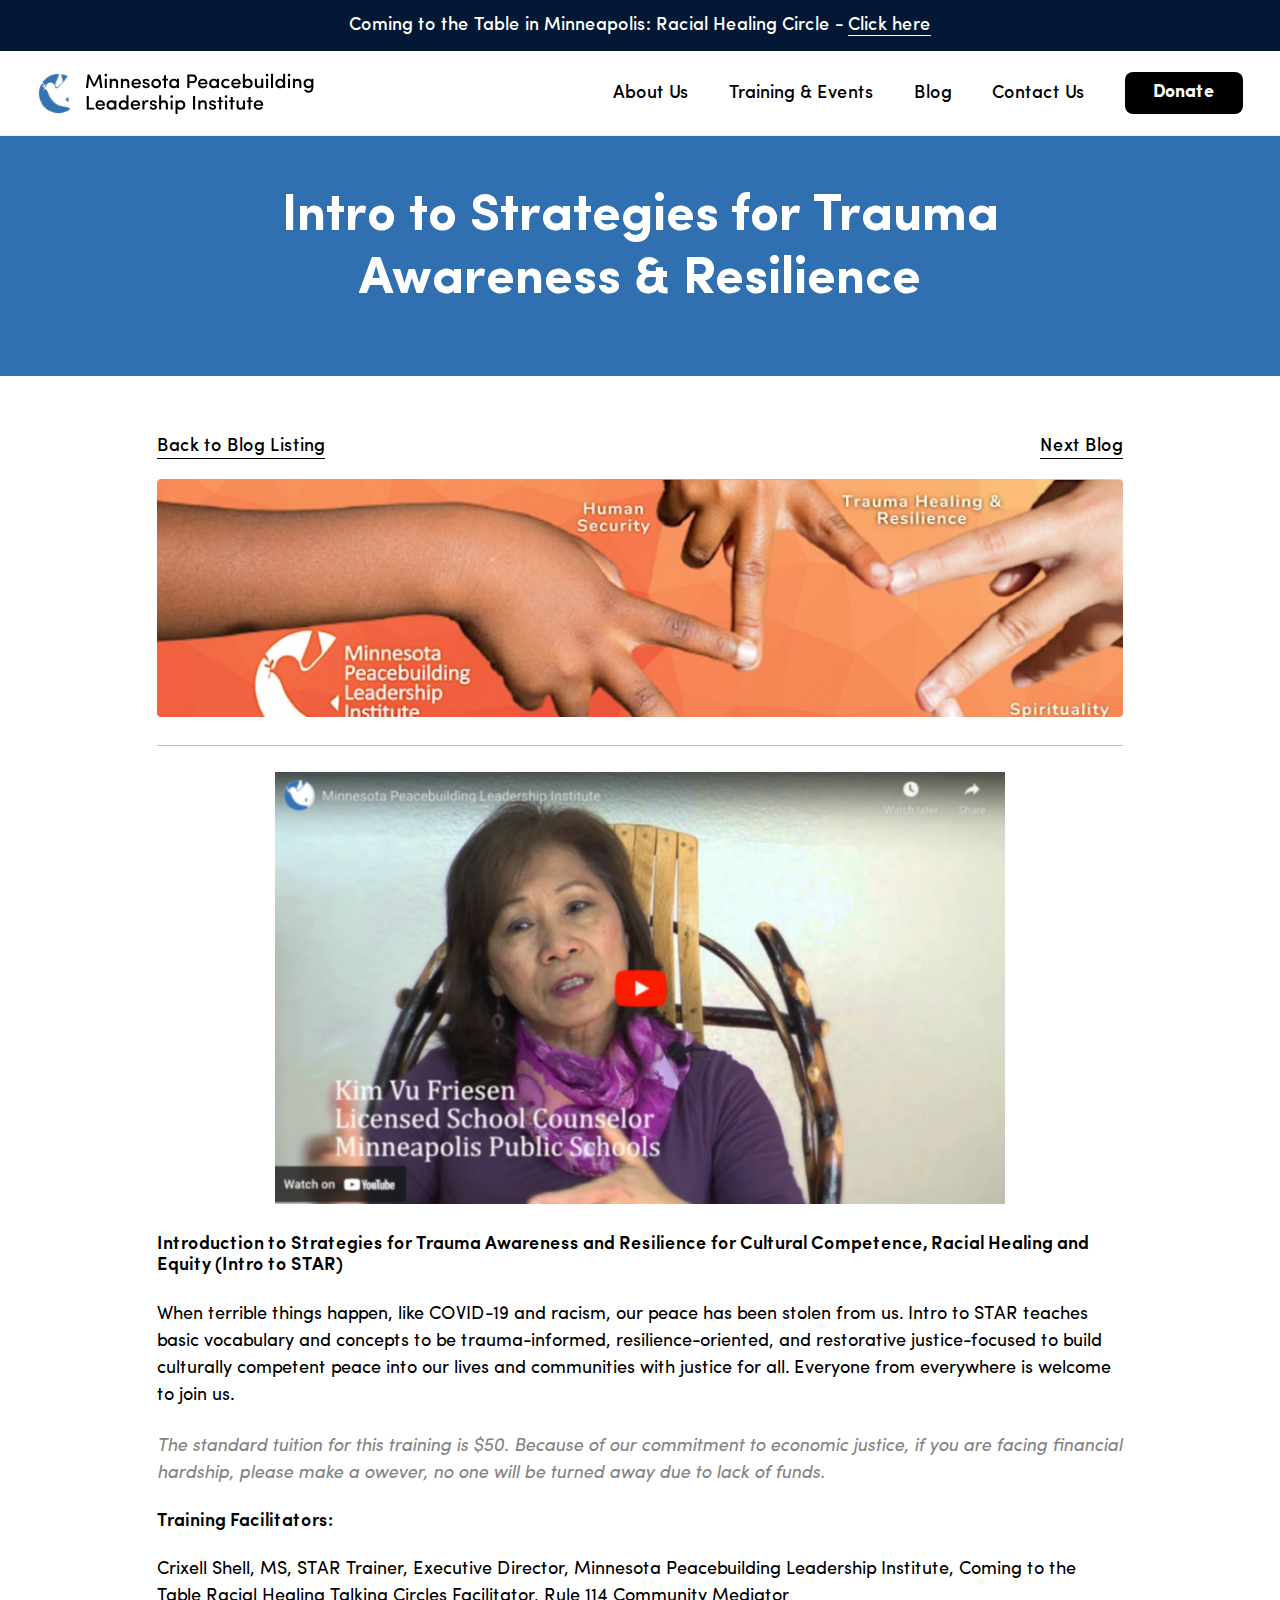
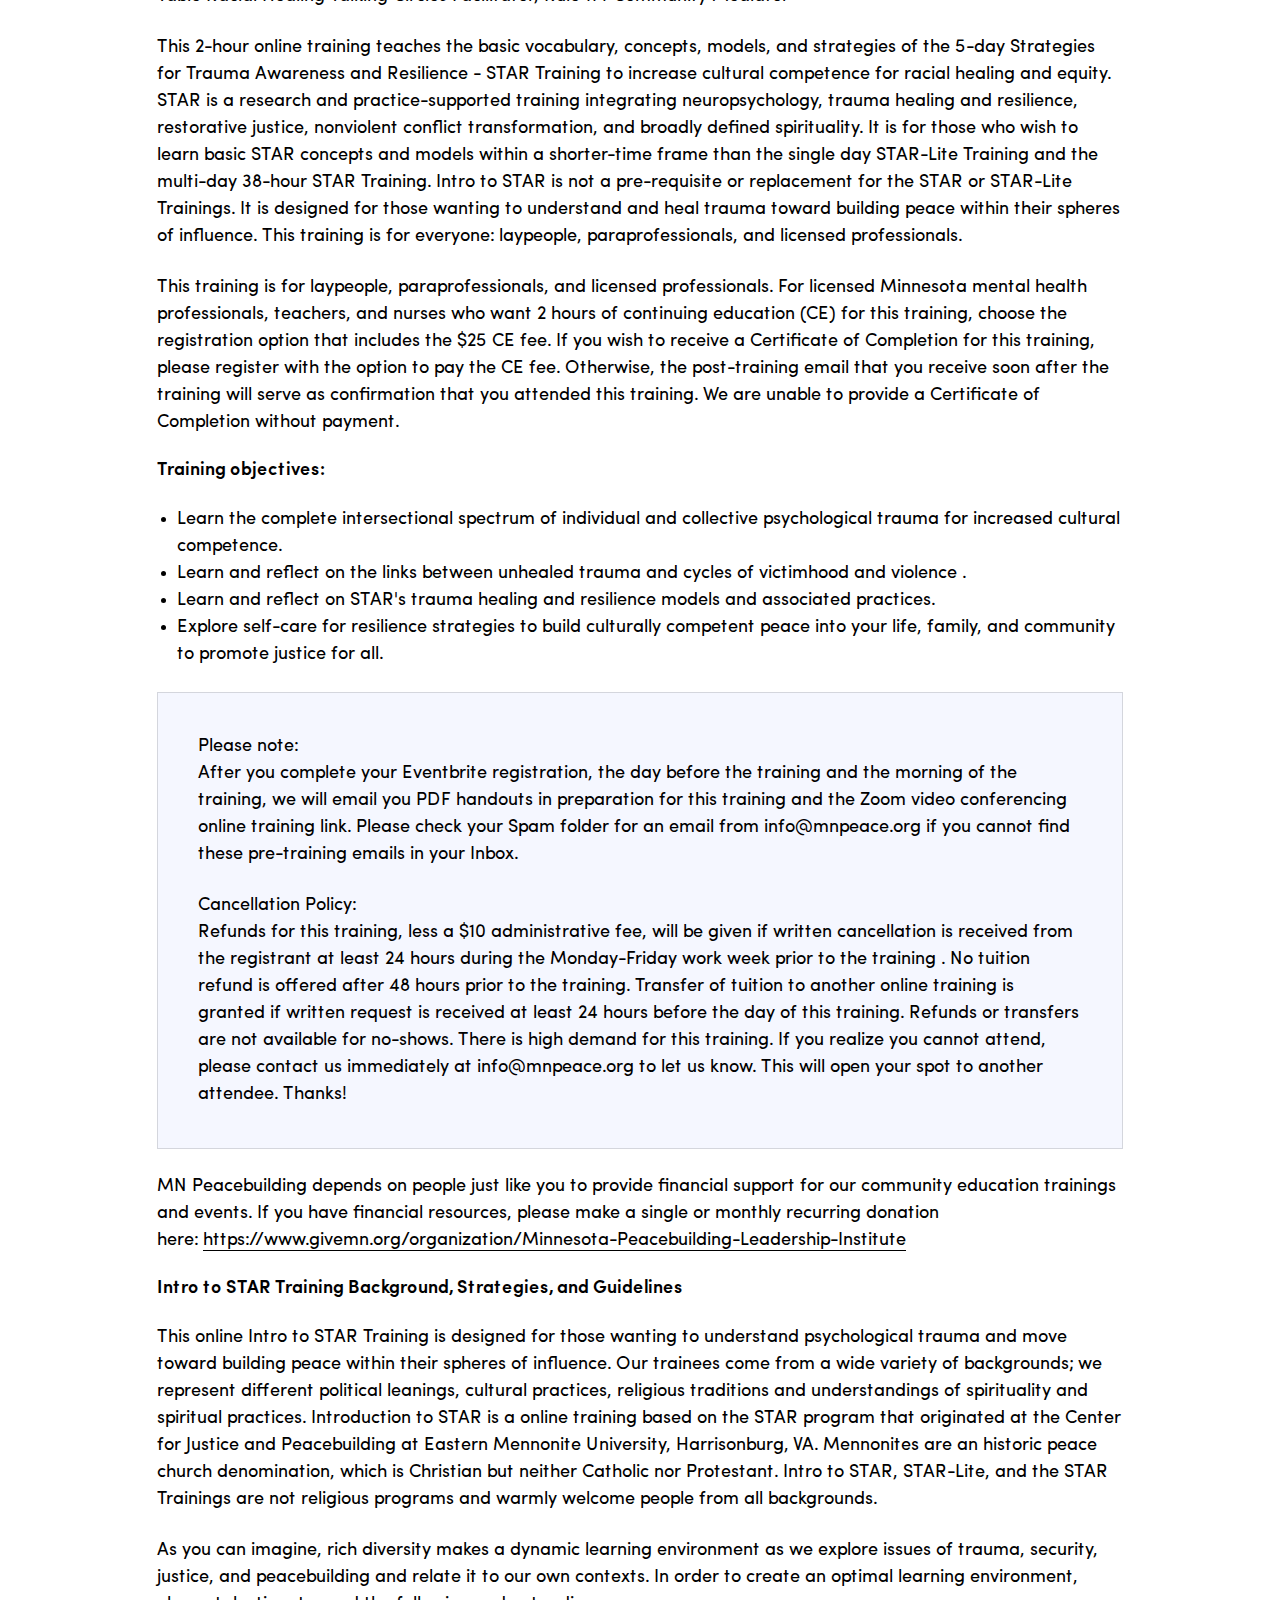
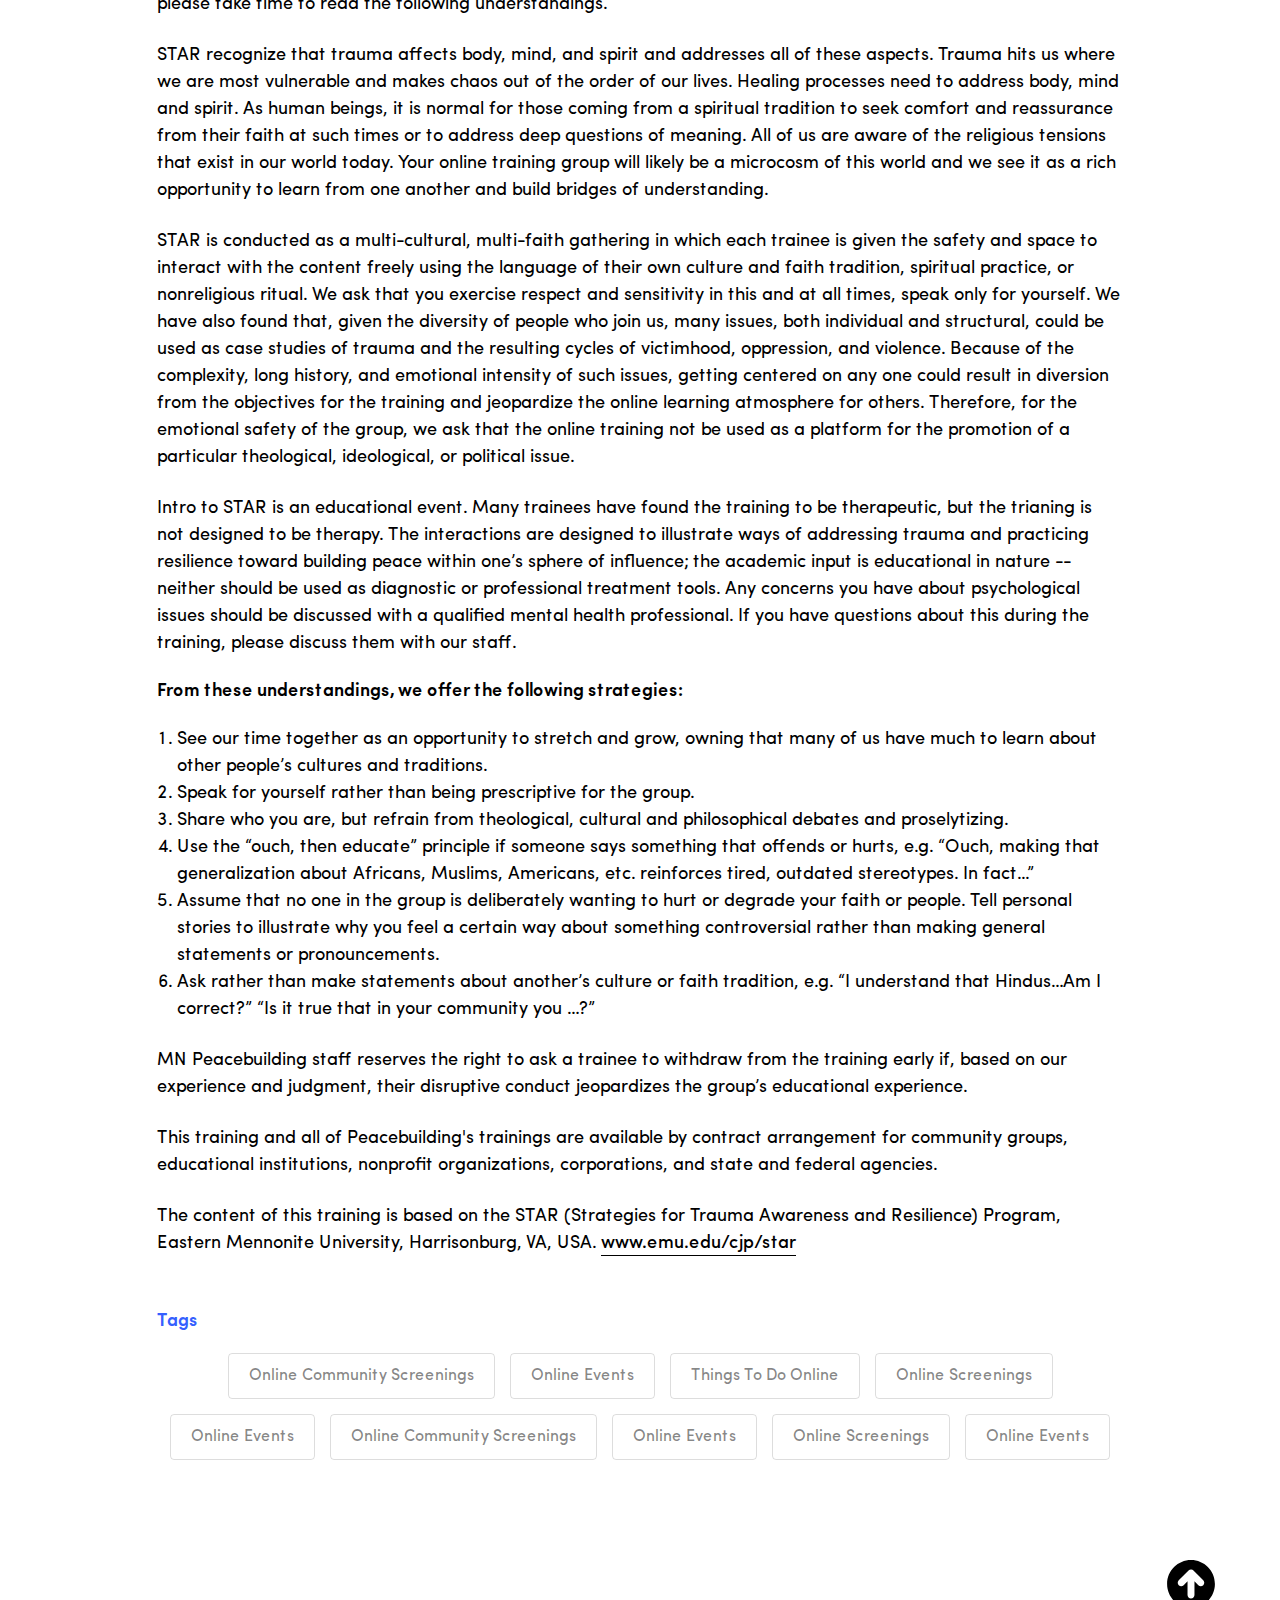
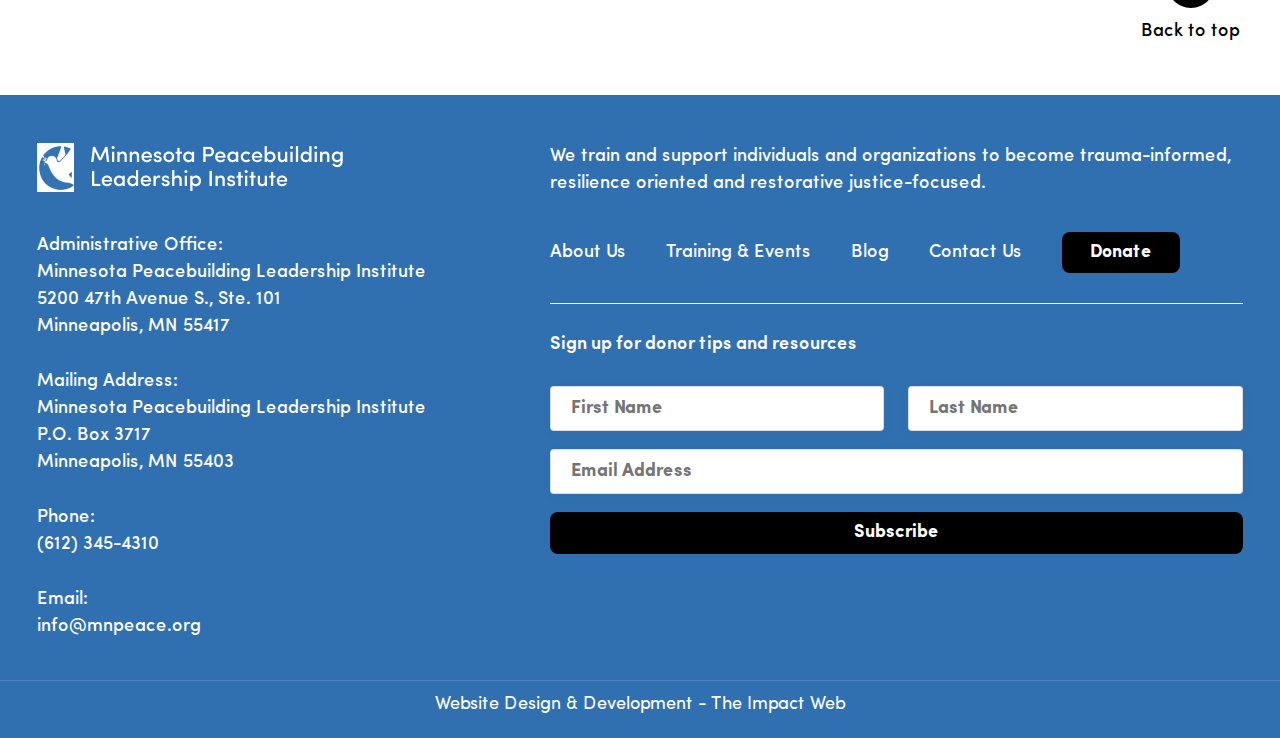
<file: blog-details.html>
<!doctype html>
<html class="no-js" lang="">
    <head>
        <meta charset="utf-8">
        <meta http-equiv="x-ua-compatible" content="ie=edge">
        <title>blog-details</title>
        <meta name="description" content="">
        <meta name="viewport" content="width=device-width, initial-scale=1"> 
		<link rel="shortcut icon" type="image/x-icon" href="#">
        <!-- Place favicon.ico in the root directory -->
        
		<!-- CSS here -->
        <link rel="stylesheet" href="assets/css/aos.css">
        <link rel="stylesheet" href="assets/css/bootstrap.min.css">
        <link rel="stylesheet" href="assets/css/fonts.css">
        <link rel="stylesheet" href="assets/css/style.css">
        <link rel="stylesheet" href="assets/css/responsive.css">
    </head>
    <body>

    <div class="header__top">
        <p>Coming to the Table in Minneapolis: Racial Healing Circle - <a href="">Click here</a></p>
    </div>
    <!-- header-area START -->
    <div class="header-area">
        <div class="container lg position-relative">
            <div class="row align-items-center">
                <div class="col-lg-3 col-8 ">
                    <div class="logo-area">
                        <a href="index.html"><img src="assets/img/logo.svg" alt=""></a>
                    </div>
                </div>
                <div class="col-lg-9 d-none d-lg-block text-right">
                    <div class="menu-area">
                        <nav>
                            <ul id="nav">
                                <li>
                                    <a href="#">About Us</a>
                                    <div class="mega__menu">
                                        <ul>
                                            <li><a href="#">About Us</a></li>
                                            <li><a href="#">Leaders & Partner</a></li>
                                            <li><a href="#">In the Media</a></li>
                                            <li><a href="#">STAR Outcome Research</a></li>
                                            <li><a href="#">Annual Report</a></li>
                                        </ul>
                                        <p>
                                            All of these communities are filled with individuals who have experienced intense psychological trauma and cry out for healing individually and collectively.
                                        </p>
                                    </div>
                                </li>
                                <li><a href="#">Training & Events</a></li> 
                                <li><a href="#">Blog</a></li> 
                                <li><a href="#">Contact Us</a></li>  
                                <li><button type="button" class="thm_btn">Donate</button></li>  
                            </ul>
                        </nav>
                    </div>
                </div>
                <div class="col-4 d-block d-lg-none text-center">
                    <div class="bar">
                        <a class="bar-icon siteBar-btn" href="#">
                            <span></span>
                        </a>
                    </div>
                </div>
            </div>
        </div>
    </div>
        <!-- mobile-menu START -->
        <div class="mobile-menu">
            <a href="#" class="bars siteBar-btn"><svg class="bi bi-x" width="1em" height="1em" viewBox="0 0 16 16" fill="currentColor" xmlns="http://www.w3.org/2000/svg">
                <path fill-rule="evenodd" d="M11.854 4.146a.5.5 0 010 .708l-7 7a.5.5 0 01-.708-.708l7-7a.5.5 0 01.708 0z" clip-rule="evenodd"/>
                <path fill-rule="evenodd" d="M4.146 4.146a.5.5 0 000 .708l7 7a.5.5 0 00.708-.708l-7-7a.5.5 0 00-.708 0z" clip-rule="evenodd"/>
            </svg></a> 
            <nav> 
                <ul id="nav">
                    <li><a href="#">About Us</a></li>
                    <li><a href="#">Training & Events</a></li> 
                    <li><a href="#">Blog</a></li> 
                    <li><a href="#">Contact Us</a></li>  
                    <li><button type="button" class="thm_btn">Donate</button></li>  
                </ul>
            </nav> 
        </div> 
    <!-- header-area END -->


    <main>


        <!---------Hero Section START ---------->
        <section class="Hero-area" >
            <div class="container">
                <div class="row">
                    <div class="col-lg-12">
                        <div class="Hero__text">
                            <h1>Intro to Strategies for Trauma <br> Awareness & Resilience</h1>
                        </div>
                    </div>
                </div>
            </div>
        </section>
        <!---------Hero Section End ---------->



        <!---------Training Section START ---------->
        <section class="Training-area">
            <div class="container md">
                <div class="row">
                    <div class="col-lg-12">
                        <div class="d-flex justify-content-between align-items-center">
                            <a href="# " class="link__btn">Back to Blog Listing</a>
                            <a href="# " class="link__btn">Next Blog</a>
                        </div>
                    </div>
                    <div class="col-lg-12">
                        <div class="Training-details">
                            <i><img src="assets/img/blog-banner.png" alt=""></i>
                            <hr>
                        </div>
                    </div>
                    <div class="col-lg-12">
                        <div class="Training__intro">
                            <div class="youtube__frame">
                                <i><img src="assets/img/unresolved-img.png" alt=""></i>
                            </div>
                            <h5>Introduction to Strategies for Trauma Awareness and Resilience for Cultural Competence, Racial Healing and Equity (Intro to STAR)</h5>
                            <p>When terrible things happen, like COVID-19 and racism, our peace has been stolen from us. Intro to STAR teaches basic vocabulary and concepts to be trauma-informed, resilience-oriented, and restorative justice-focused to build culturally competent peace into our lives and communities with justice for all. Everyone from everywhere is welcome to join us.</p>
                            <i>The standard tuition for this training is $50. Because of our commitment to economic justice, if you are facing financial hardship, please make a   owever, no one will be turned away due to lack of funds.</i>
                            <h5>Training Facilitators:</h5>
                            <p>Crixell Shell, MS, STAR Trainer, Executive Director, Minnesota Peacebuilding Leadership Institute, Coming to the Table Racial Healing Talking Circles Facilitator, Rule 114 Community Mediator</p>
                            <p>This 2-hour online training teaches the basic vocabulary, concepts, models, and strategies of the 5-day Strategies for Trauma Awareness and Resilience - STAR Training to increase cultural competence for racial healing and equity. STAR is a research and practice-supported training integrating neuropsychology, trauma healing and resilience, restorative justice, nonviolent conflict transformation, and broadly defined spirituality. It is for those who wish to learn basic STAR concepts and models within a shorter-time frame than the single day STAR-Lite Training and the multi-day 38-hour STAR Training. Intro to STAR is not a pre-requisite or replacement for the STAR or STAR-Lite Trainings. It is designed for those wanting to understand and heal trauma toward building peace within their spheres of influence. This training is for everyone: laypeople, paraprofessionals, and licensed professionals.</p>
                            <p>This training is for laypeople, paraprofessionals, and licensed professionals. For licensed Minnesota mental health professionals, teachers, and nurses who want 2 hours of continuing education (CE) for this training, choose the registration option that includes the $25 CE fee.
                                If you wish to receive a Certificate of Completion for this training, please register with the option to pay the CE fee. Otherwise, the post-training email that you receive soon after the training will serve as confirmation that you attended this training. We are unable to provide a Certificate of Completion without payment.</p>
                            <h5>Training objectives:</h5>
                            <ul class="list-disk">
                                <li>Learn the complete intersectional spectrum of individual and collective psychological trauma for increased cultural competence.</li>
                                <li>Learn and reflect on the links between unhealed trauma and cycles of victimhood and violence .</li>
                                <li>Learn and reflect on STAR's trauma healing and resilience models and associated practices.</li>
                                <li>Explore self-care for resilience strategies to build culturally competent peace into your life, family, and community to promote justice for all.</li>
                            </ul>
                            <div class="note__blk">
                                <p>Please note: <br>
                                    After you complete your Eventbrite registration, the day before the training and the morning of the training, we will email you PDF handouts in preparation for this training and the Zoom video conferencing online training link. Please check your Spam folder for an email from info@mnpeace.org if you cannot find these pre-training emails in your Inbox.
                                </p>
                                <p class="m-0">
                                    Cancellation Policy: <br>
                                    Refunds for this training, less a $10 administrative fee, will be given if written cancellation is received from the registrant at least 24 hours during the Monday-Friday work week prior to the training . No tuition refund is offered after 48 hours prior to the training. Transfer of tuition to another online training is granted if written request is received at least 24 hours before the day of this training. Refunds or transfers are not available for no-shows. There is high demand for this training. If you realize you cannot attend, please contact us immediately at info@mnpeace.org to let us know. This will open your spot to another attendee. Thanks!
                                </p>
                            </div>
                            <p>
                                MN Peacebuilding depends on people just like you to provide financial support for our community education trainings and events. If you have financial resources, please make a single or monthly recurring donation here: <a href="https://www.givemn.org/organization/Minnesota-Peacebuilding-Leadership-Institute" target="_blank">https://www.givemn.org/organization/Minnesota-Peacebuilding-Leadership-Institute</a>
                            </p>
                            <h5>Intro to STAR Training Background, Strategies, and Guidelines</h5>
                            <p>This online Intro to STAR Training is designed for those wanting to understand psychological trauma and move toward building peace within their spheres of influence. Our trainees come from a wide variety of backgrounds; we represent different political leanings, cultural practices, religious traditions and understandings of spirituality and spiritual practices. Introduction to STAR is a online training based on the STAR program that originated at the Center for Justice and Peacebuilding at Eastern Mennonite University, Harrisonburg, VA. Mennonites are an historic peace church denomination, which is Christian but neither Catholic nor Protestant. Intro to STAR, STAR-Lite, and the STAR Trainings are not religious programs and warmly welcome people from all backgrounds.</p>

                            <p>As you can imagine, rich diversity makes a dynamic learning environment as we explore issues of trauma, security, justice, and peacebuilding and relate it to our own contexts. In order to create an optimal learning environment, please take time to read the following understandings.</p>

                            <p>STAR recognize that trauma affects body, mind, and spirit and addresses all of these aspects. Trauma hits us where we are most vulnerable and makes chaos out of the order of our lives. Healing processes need to address body, mind and spirit. As human beings, it is normal for those coming from a spiritual tradition to seek comfort and reassurance from their faith at such times or to address deep questions of meaning. All of us are aware of the religious tensions that exist in our world today. Your online training group will likely be a microcosm of this world and we see it as a rich opportunity to learn from one another and build bridges of understanding. </p>

                            <p>STAR is conducted as a multi-cultural, multi-faith gathering in which each trainee is given the safety and space to interact with the content freely using the language of their own culture and faith tradition, spiritual practice, or nonreligious ritual. We ask that you exercise respect and sensitivity in this and at all times, speak only for yourself. We have also found that, given the diversity of people who join us, many issues, both individual and structural, could be used as case studies of trauma and the resulting cycles of victimhood, oppression, and violence. Because of the complexity, long history, and emotional intensity of such issues, getting centered on any one could result in diversion from the objectives for the training and jeopardize the online learning atmosphere for others. Therefore, for the emotional safety of the group, we ask that the online training not be used as a platform for the promotion of a particular theological, ideological, or political issue.</p>
                            <p>Intro to STAR is an educational event. Many trainees have found the training to be therapeutic, but the trianing is not designed to be therapy. The interactions are designed to illustrate ways of addressing trauma and practicing resilience toward building peace within one’s sphere of influence; the academic input is educational in nature -- neither should be used as diagnostic or professional treatment tools. Any concerns you have about psychological issues should be discussed with a qualified mental health professional. If you have questions about this during the training, please discuss them with our staff.</p>

                            <h5>From these understandings, we offer the following strategies:</h5>
                            <ul class="list-num">
                                <li>See our time together as an opportunity to stretch and grow, owning that many of us have much to learn about other people’s cultures and traditions.</li>
                                <li>Speak for yourself rather than being prescriptive for the group.</li>
                                <li>Share who you are, but refrain from theological, cultural and philosophical debates and proselytizing.</li>
                                <li>Use the “ouch, then educate” principle if someone says something that offends or hurts, e.g. “Ouch, making that generalization about Africans, Muslims, Americans, etc. reinforces tired, outdated stereotypes. In fact...”</li>
                                <li>Assume that no one in the group is deliberately wanting to hurt or degrade your faith or people. Tell personal stories to illustrate why you feel a certain way about something controversial rather than making general statements or pronouncements.</li>
                                <li>Ask rather than make statements about another’s culture or faith tradition, e.g. “I understand that Hindus…Am I correct?” “Is it true that in your community you …?”</li>
                            </ul>
                            <p>MN Peacebuilding staff reserves the right to ask a trainee to withdraw from the training early if, based on our experience and judgment, their disruptive conduct jeopardizes the group’s educational experience.</p>

                            <p>This training and all of Peacebuilding's trainings are available by contract arrangement for community groups, educational institutions, nonprofit organizations, corporations, and state and federal agencies.</p>

                            <p>The content of this training is based on the STAR (Strategies for Trauma Awareness and Resilience) Program, Eastern Mennonite University, Harrisonburg, VA, USA. <a href="www.emu.edu/cjp/star" target="_blank" class="link__btn">www.emu.edu/cjp/star</a></p>
                        </div>
                    </div>
                    <div class="col-lg-12">
                        <div class="tag__blk">
                            <h5>Tags</h5>
                            <ul>
                                <li><a href="#">Online Community Screenings</a></li>
                                <li><a href="#">Online Events</a></li>
                                <li><a href="#">Things To Do Online</a></li>
                                <li><a href="#">Online Screenings</a></li>
                                <li><a href="#">Online Events</a></li>
                                <li><a href="#">Online Community Screenings</a></li>
                                <li><a href="#">Online Events</a></li>
                                <li><a href="#">Online Screenings</a></li>
                                <li><a href="#">Online Events</a></li>
                            </ul>
                        </div>
                    </div>
                </div>
            </div>
        </section>
        <!---------Training Section End ---------->



        <a href="#" class="Top__btn">
            <i><img src="assets/img/top-circle.svg" alt=""></i>
            <span>Back to top</span>
        </a>



    </main>

        <!---------footer Section START ---------->
        <footer class="footer-area">
            <div class="container">
                <div class="row">
                    <div class="col-lg-5">
                        <div class="footer__logo">
                            <a href="#">
                                <img src="assets/img/logo-v2.png" alt="">
                            </a>
                        </div>
                    </div>
                    <div class="col-lg-7">
                        <div class="footer__text">
                            <p>We train and support individuals and organizations to become trauma-informed, resilience oriented and restorative justice-focused.</p>
                        </div>
                    </div>
                   
                    <div class="col-lg-5">
                        <div class="footer__logo">
                            <p>
                                Administrative Office: <br>
                                Minnesota Peacebuilding Leadership Institute <br>
                                 5200 47th Avenue S., Ste. 101 <br>
                                  Minneapolis, MN 55417</p>
                            <p>
                                Mailing Address: <br> 
                                Minnesota Peacebuilding Leadership Institute <br>
                                 P.O. Box 3717  <br>
                                 Minneapolis, MN 55403
                            </p>
                            <p>
                                Phone: <br> (612) 345-4310
                            </p>
                            <p>
                                Email: <br>info@mnpeace.org
                            </p>
                        </div>
                    </div>
                    <div class="col-lg-7">
                        <div class="footer__content">
                            <ul id="nav">
                                <li><a href="#">About Us</a></li>
                                <li><a href="#">Training & Events</a></li> 
                                <li><a href="#">Blog</a></li> 
                                <li><a href="#">Contact Us</a></li>  
                                <li><button type="button" class="thm_btn">Donate</button></li>  
                            </ul>
                            <hr>
                            <h5>Sign up for donor tips and resources</h5>
                            <div class="contact-form">
                                <form action="">
                                    <div class="row">
                                        <div class="col-lg-6">
                                            <div class="input__blk">
                                                <input type="text" placeholder="First Name">
                                            </div>
                                        </div>
                                        <div class="col-lg-6">
                                            <div class="input__blk">
                                                <input type="text" placeholder="Last Name">
                                            </div>
                                        </div>
                                        <div class="col-lg-12">
                                            <div class="input__blk">
                                                <input type="text" placeholder="Email Address">
                                            </div>
                                        </div>
                                        <div class="col-lg-12">
                                            <div class="input__blk">
                                                <button type="submit" class="thm_btn w-100">Subscribe</button>
                                            </div>
                                        </div>
                                    </div>
                                </form>
                            </div>
                        </div>
                    </div>
                </div>
            </div>
            <div class="footer__btm">
                <p>Website Design & Development - The Impact Web</p>
            </div>
        </footer>
        <!---------footer Section End ---------->
    
		<!-- JS here --> 
        <script src="assets/js/jquery-3.4.1.min.js"></script>
        <script src="assets/js/popper.min.js"></script>
        <script src="assets/js/bootstrap.min.js"></script>
        <script src="assets/js/aos.js"></script> 
        <script src="assets/js/main.js"></script>
    </body>
</html>
</file>
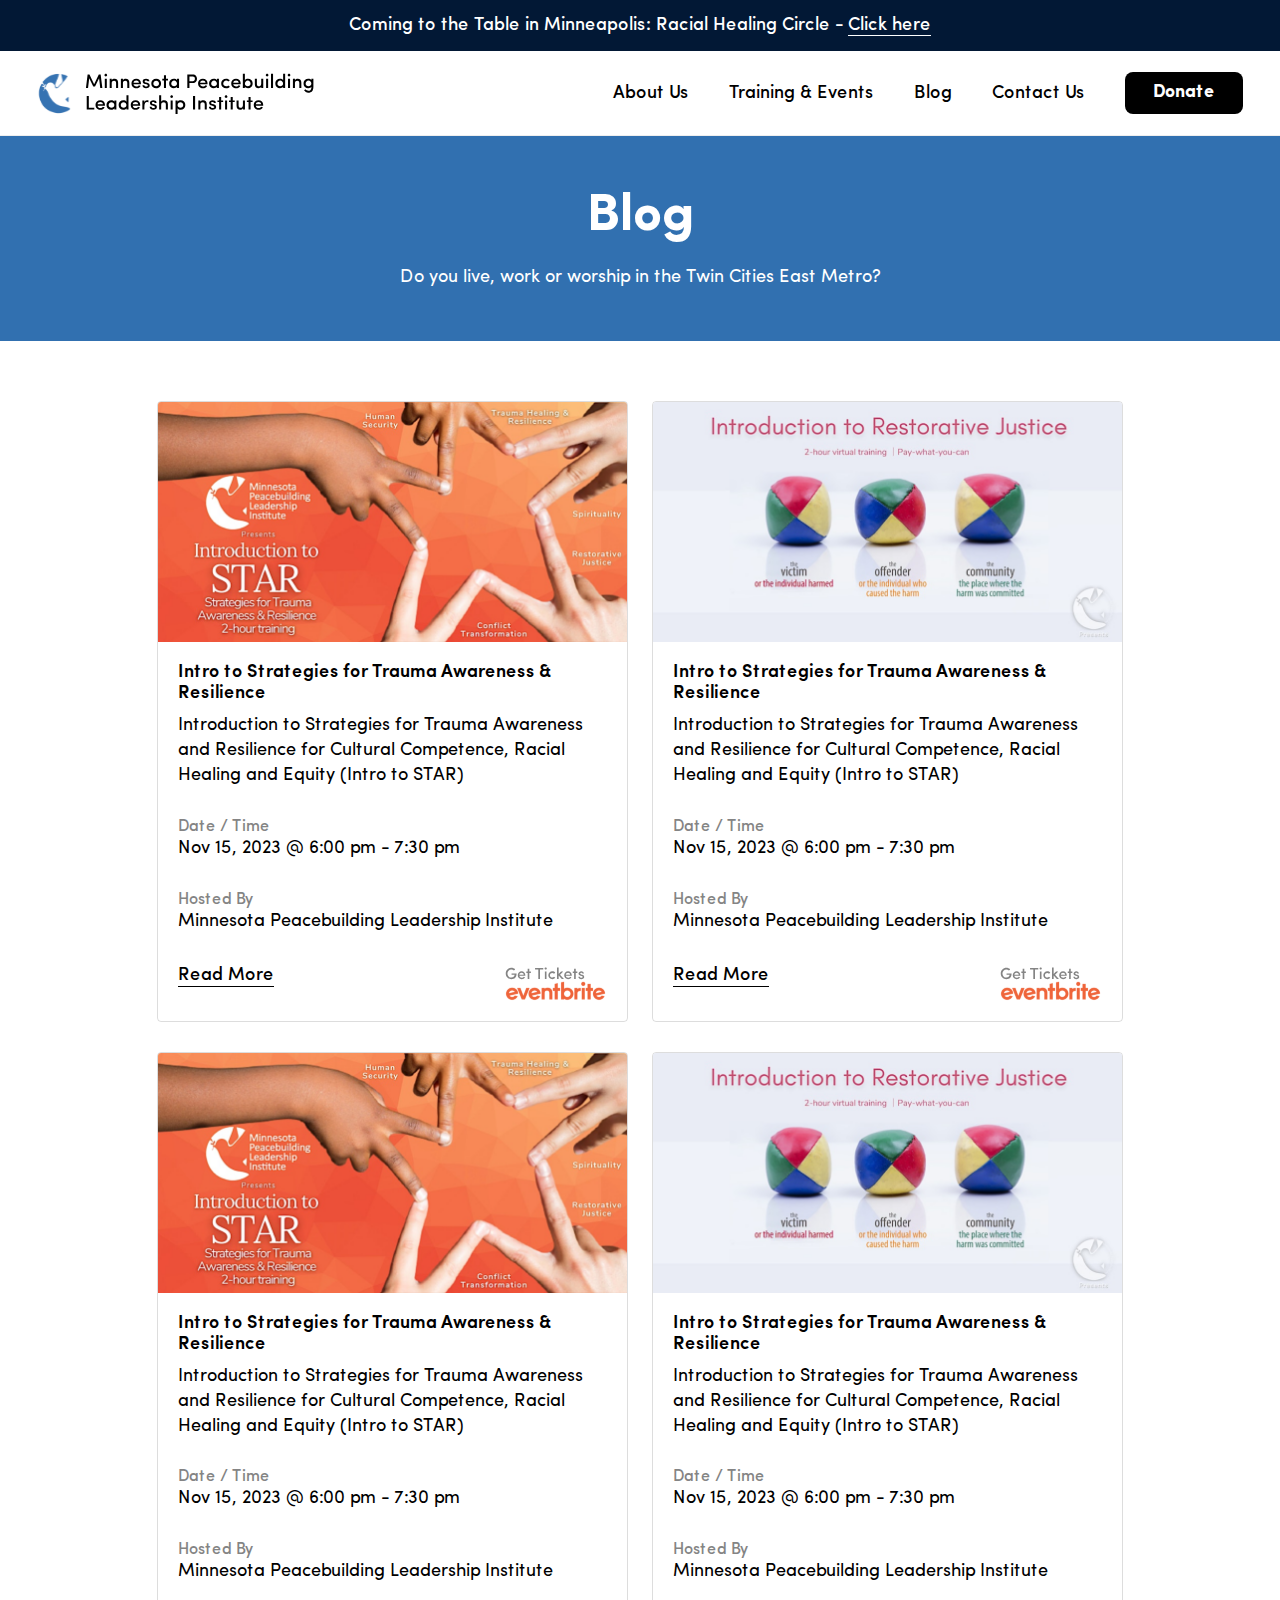
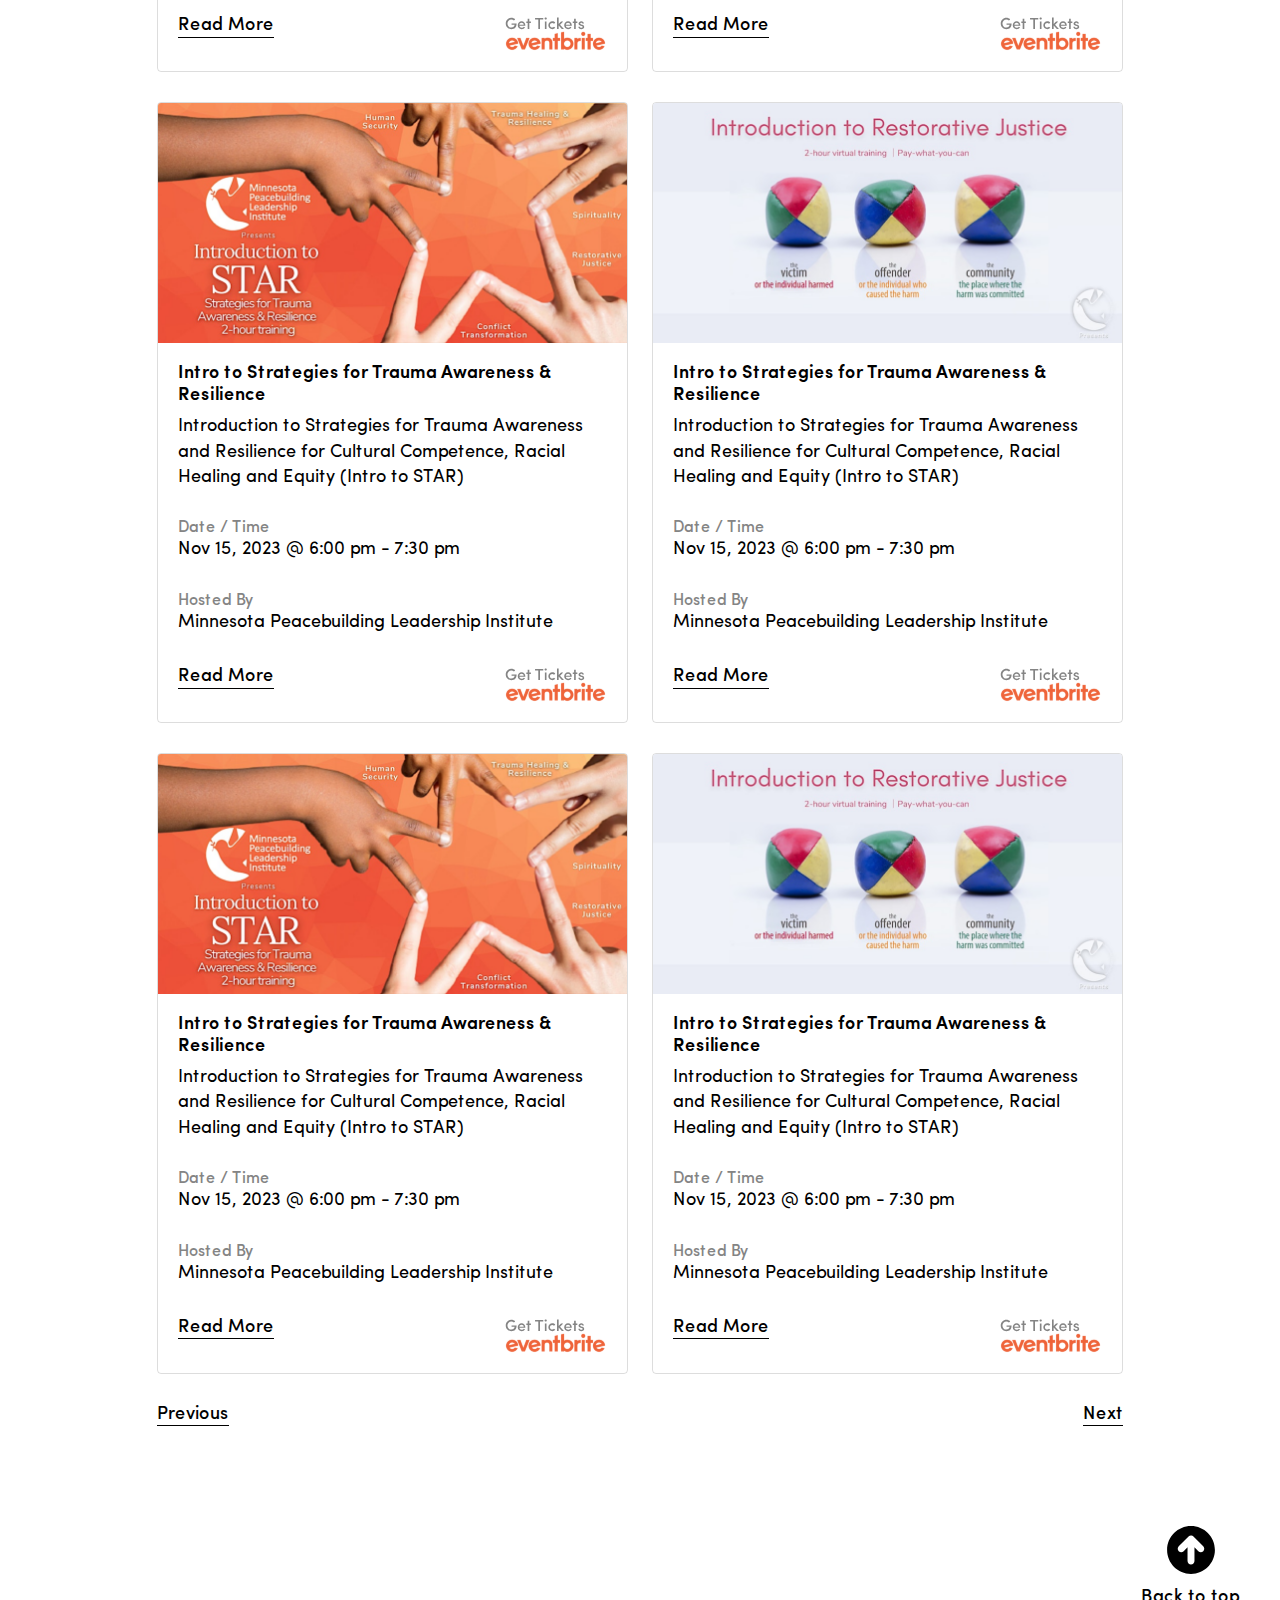
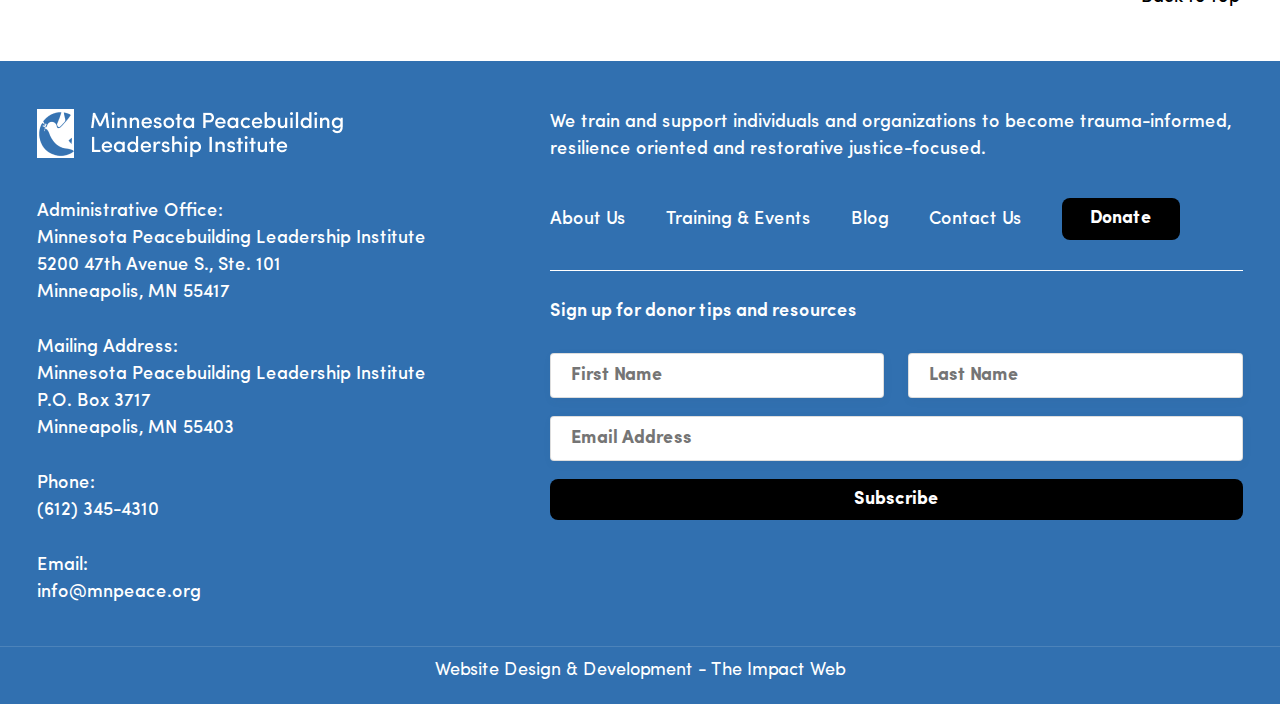
<file: blog.html>
<!doctype html>
<html class="no-js" lang="">
    <head>
        <meta charset="utf-8">
        <meta http-equiv="x-ua-compatible" content="ie=edge">
        <title>blog</title>
        <meta name="description" content="">
        <meta name="viewport" content="width=device-width, initial-scale=1"> 
		<link rel="shortcut icon" type="image/x-icon" href="#">
        <!-- Place favicon.ico in the root directory -->
        
		<!-- CSS here -->
        <link rel="stylesheet" href="assets/css/aos.css">
        <link rel="stylesheet" href="assets/css/bootstrap.min.css">
        <link rel="stylesheet" href="assets/css/fonts.css">
        <link rel="stylesheet" href="assets/css/style.css">
        <link rel="stylesheet" href="assets/css/responsive.css">
    </head>
    <body>

    <div class="header__top">
        <p>Coming to the Table in Minneapolis: Racial Healing Circle - <a href="">Click here</a></p>
    </div>
    <!-- header-area START -->
    <div class="header-area">
        <div class="container lg position-relative">
            <div class="row align-items-center">
                <div class="col-lg-3 col-8 ">
                    <div class="logo-area">
                        <a href="index.html"><img src="assets/img/logo.svg" alt=""></a>
                    </div>
                </div>
                <div class="col-lg-9 d-none d-lg-block text-right">
                    <div class="menu-area">
                        <nav>
                            <ul id="nav">
                                <li>
                                    <a href="#">About Us</a>
                                    <div class="mega__menu">
                                        <ul>
                                            <li><a href="#">About Us</a></li>
                                            <li><a href="#">Leaders & Partner</a></li>
                                            <li><a href="#">In the Media</a></li>
                                            <li><a href="#">STAR Outcome Research</a></li>
                                            <li><a href="#">Annual Report</a></li>
                                        </ul>
                                        <p>
                                            All of these communities are filled with individuals who have experienced intense psychological trauma and cry out for healing individually and collectively.
                                        </p>
                                    </div>
                                </li>
                                <li><a href="#">Training & Events</a></li> 
                                <li><a href="#">Blog</a></li> 
                                <li><a href="#">Contact Us</a></li>  
                                <li><button type="button" class="thm_btn">Donate</button></li>  
                            </ul>
                        </nav>
                    </div>
                </div>
                <div class="col-4 d-block d-lg-none text-center">
                    <div class="bar">
                        <a class="bar-icon siteBar-btn" href="#">
                            <span></span>
                        </a>
                    </div>
                </div>
            </div>
        </div>
    </div>
        <!-- mobile-menu START -->
        <div class="mobile-menu">
            <a href="#" class="bars siteBar-btn"><svg class="bi bi-x" width="1em" height="1em" viewBox="0 0 16 16" fill="currentColor" xmlns="http://www.w3.org/2000/svg">
                <path fill-rule="evenodd" d="M11.854 4.146a.5.5 0 010 .708l-7 7a.5.5 0 01-.708-.708l7-7a.5.5 0 01.708 0z" clip-rule="evenodd"/>
                <path fill-rule="evenodd" d="M4.146 4.146a.5.5 0 000 .708l7 7a.5.5 0 00.708-.708l-7-7a.5.5 0 00-.708 0z" clip-rule="evenodd"/>
            </svg></a> 
            <nav> 
                <ul id="nav">
                    <li><a href="#">About Us</a></li>
                    <li><a href="#">Training & Events</a></li> 
                    <li><a href="#">Blog</a></li> 
                    <li><a href="#">Contact Us</a></li>  
                    <li><button type="button" class="thm_btn">Donate</button></li>  
                </ul>
            </nav> 
        </div> 
    <!-- header-area END -->


    <main>


        <!---------Hero Section START ---------->
        <section class="Hero-area" >
            <div class="container">
                <div class="row">
                    <div class="col-lg-12">
                        <div class="Hero__text">
                            <h1>Blog</h1>
                            <p>Do you live, work or worship in the Twin Cities East Metro?  </p>
                        </div>
                    </div>
                </div>
            </div>
        </section>
        <!---------Hero Section End ---------->



        <!---------Training Section START ---------->
        <section class="Training-area">
            <div class="container md">
                <div class="row">
                    <div class="col-lg-6 col-md-6">
                        <div class="Training__blk">
                            <i>
                                <img src="assets/img/Training-img-1.png" alt="">
                            </i>
                            <div class="Training__text">
                                <h5>Intro to Strategies for Trauma Awareness & Resilience  </h5>
                                <p>Introduction to Strategies for Trauma Awareness and Resilience for Cultural Competence, Racial Healing and Equity (Intro to STAR)</p>
                                <div class="">
                                    <label>Date / Time</label>
                                    <span>Nov 15, 2023 @ 6:00 pm - 7:30 pm</span>
                                </div>
                                <div class="">
                                    <label>Hosted By</label>
                                    <span>Minnesota Peacebuilding Leadership Institute</span>
                                </div>
                                <div class="d-flex justify-content-between">
                                    <a href="#" class="link__btn">Read More</a>
                                    <i><img src="assets/img/ticket.svg" alt=""></i>
                                </div>
                            </div>
                        </div>
                    </div>
                    <div class="col-lg-6 col-md-6">
                        <div class="Training__blk">
                            <i>
                                <img src="assets/img/Training-img-2.png" alt="">
                            </i>
                            <div class="Training__text">
                                <h5>Intro to Strategies for Trauma Awareness & Resilience  </h5>
                                <p>Introduction to Strategies for Trauma Awareness and Resilience for Cultural Competence, Racial Healing and Equity (Intro to STAR)</p>
                                <div class="">
                                    <label>Date / Time</label>
                                    <span>Nov 15, 2023 @ 6:00 pm - 7:30 pm</span>
                                </div>
                                <div class="">
                                    <label>Hosted By</label>
                                    <span>Minnesota Peacebuilding Leadership Institute</span>
                                </div>
                                <div class="d-flex justify-content-between">
                                    <a href="#" class="link__btn">Read More</a>
                                    <i><img src="assets/img/ticket.svg" alt=""></i>
                                </div>
                            </div>
                        </div>
                    </div>
                    <div class="col-lg-6 col-md-6">
                        <div class="Training__blk">
                            <i>
                                <img src="assets/img/Training-img-1.png" alt="">
                            </i>
                            <div class="Training__text">
                                <h5>Intro to Strategies for Trauma Awareness & Resilience  </h5>
                                <p>Introduction to Strategies for Trauma Awareness and Resilience for Cultural Competence, Racial Healing and Equity (Intro to STAR)</p>
                                <div class="">
                                    <label>Date / Time</label>
                                    <span>Nov 15, 2023 @ 6:00 pm - 7:30 pm</span>
                                </div>
                                <div class="">
                                    <label>Hosted By</label>
                                    <span>Minnesota Peacebuilding Leadership Institute</span>
                                </div>
                                <div class="d-flex justify-content-between">
                                    <a href="#" class="link__btn">Read More</a>
                                    <i><img src="assets/img/ticket.svg" alt=""></i>
                                </div>
                            </div>
                        </div>
                    </div>
                    <div class="col-lg-6 col-md-6">
                        <div class="Training__blk">
                            <i>
                                <img src="assets/img/Training-img-2.png" alt="">
                            </i>
                            <div class="Training__text">
                                <h5>Intro to Strategies for Trauma Awareness & Resilience  </h5>
                                <p>Introduction to Strategies for Trauma Awareness and Resilience for Cultural Competence, Racial Healing and Equity (Intro to STAR)</p>
                                <div class="">
                                    <label>Date / Time</label>
                                    <span>Nov 15, 2023 @ 6:00 pm - 7:30 pm</span>
                                </div>
                                <div class="">
                                    <label>Hosted By</label>
                                    <span>Minnesota Peacebuilding Leadership Institute</span>
                                </div>
                                <div class="d-flex justify-content-between">
                                    <a href="#" class="link__btn">Read More</a>
                                    <i><img src="assets/img/ticket.svg" alt=""></i>
                                </div>
                            </div>
                        </div>
                    </div>
                    <div class="col-lg-6 col-md-6">
                        <div class="Training__blk">
                            <i>
                                <img src="assets/img/Training-img-1.png" alt="">
                            </i>
                            <div class="Training__text">
                                <h5>Intro to Strategies for Trauma Awareness & Resilience  </h5>
                                <p>Introduction to Strategies for Trauma Awareness and Resilience for Cultural Competence, Racial Healing and Equity (Intro to STAR)</p>
                                <div class="">
                                    <label>Date / Time</label>
                                    <span>Nov 15, 2023 @ 6:00 pm - 7:30 pm</span>
                                </div>
                                <div class="">
                                    <label>Hosted By</label>
                                    <span>Minnesota Peacebuilding Leadership Institute</span>
                                </div>
                                <div class="d-flex justify-content-between">
                                    <a href="#" class="link__btn">Read More</a>
                                    <i><img src="assets/img/ticket.svg" alt=""></i>
                                </div>
                            </div>
                        </div>
                    </div>
                    <div class="col-lg-6 col-md-6">
                        <div class="Training__blk">
                            <i>
                                <img src="assets/img/Training-img-2.png" alt="">
                            </i>
                            <div class="Training__text">
                                <h5>Intro to Strategies for Trauma Awareness & Resilience  </h5>
                                <p>Introduction to Strategies for Trauma Awareness and Resilience for Cultural Competence, Racial Healing and Equity (Intro to STAR)</p>
                                <div class="">
                                    <label>Date / Time</label>
                                    <span>Nov 15, 2023 @ 6:00 pm - 7:30 pm</span>
                                </div>
                                <div class="">
                                    <label>Hosted By</label>
                                    <span>Minnesota Peacebuilding Leadership Institute</span>
                                </div>
                                <div class="d-flex justify-content-between">
                                    <a href="#" class="link__btn">Read More</a>
                                    <i><img src="assets/img/ticket.svg" alt=""></i>
                                </div>
                            </div>
                        </div>
                    </div>
                    <div class="col-lg-6 col-md-6">
                        <div class="Training__blk">
                            <i>
                                <img src="assets/img/Training-img-1.png" alt="">
                            </i>
                            <div class="Training__text">
                                <h5>Intro to Strategies for Trauma Awareness & Resilience  </h5>
                                <p>Introduction to Strategies for Trauma Awareness and Resilience for Cultural Competence, Racial Healing and Equity (Intro to STAR)</p>
                                <div class="">
                                    <label>Date / Time</label>
                                    <span>Nov 15, 2023 @ 6:00 pm - 7:30 pm</span>
                                </div>
                                <div class="">
                                    <label>Hosted By</label>
                                    <span>Minnesota Peacebuilding Leadership Institute</span>
                                </div>
                                <div class="d-flex justify-content-between">
                                    <a href="#" class="link__btn">Read More</a>
                                    <i><img src="assets/img/ticket.svg" alt=""></i>
                                </div>
                            </div>
                        </div>
                    </div>
                    <div class="col-lg-6 col-md-6">
                        <div class="Training__blk">
                            <i>
                                <img src="assets/img/Training-img-2.png" alt="">
                            </i>
                            <div class="Training__text">
                                <h5>Intro to Strategies for Trauma Awareness & Resilience  </h5>
                                <p>Introduction to Strategies for Trauma Awareness and Resilience for Cultural Competence, Racial Healing and Equity (Intro to STAR)</p>
                                <div class="">
                                    <label>Date / Time</label>
                                    <span>Nov 15, 2023 @ 6:00 pm - 7:30 pm</span>
                                </div>
                                <div class="">
                                    <label>Hosted By</label>
                                    <span>Minnesota Peacebuilding Leadership Institute</span>
                                </div>
                                <div class="d-flex justify-content-between">
                                    <a href="#" class="link__btn">Read More</a>
                                    <i><img src="assets/img/ticket.svg" alt=""></i>
                                </div>
                            </div>
                        </div>
                    </div>
                    <div class="col-lg-12">
                        <div class="d-flex justify-content-between align-items-center">
                            <a href="# " class="link__btn">Previous</a>
                            <a href="# " class="link__btn">Next</a>
                        </div>
                    </div>
                </div>
            </div>
        </section>
        <!---------Training Section End ---------->
        
        

        <a href="#" class="Top__btn">
            <i><img src="assets/img/top-circle.svg" alt=""></i>
            <span>Back to top</span>
        </a>



    </main>

        <!---------footer Section START ---------->
        <footer class="footer-area">
            <div class="container">
                <div class="row">
                    <div class="col-lg-5">
                        <div class="footer__logo">
                            <a href="#">
                                <img src="assets/img/logo-v2.png" alt="">
                            </a>
                        </div>
                    </div>
                    <div class="col-lg-7">
                        <div class="footer__text">
                            <p>We train and support individuals and organizations to become trauma-informed, resilience oriented and restorative justice-focused.</p>
                        </div>
                    </div>
                   
                    <div class="col-lg-5">
                        <div class="footer__logo">
                            <p>
                                Administrative Office: <br>
                                Minnesota Peacebuilding Leadership Institute <br>
                                 5200 47th Avenue S., Ste. 101 <br>
                                  Minneapolis, MN 55417</p>
                            <p>
                                Mailing Address: <br> 
                                Minnesota Peacebuilding Leadership Institute <br>
                                 P.O. Box 3717  <br>
                                 Minneapolis, MN 55403
                            </p>
                            <p>
                                Phone: <br> (612) 345-4310
                            </p>
                            <p>
                                Email: <br>info@mnpeace.org
                            </p>
                        </div>
                    </div>
                    <div class="col-lg-7">
                        <div class="footer__content">
                            <ul id="nav">
                                <li><a href="#">About Us</a></li>
                                <li><a href="#">Training & Events</a></li> 
                                <li><a href="#">Blog</a></li> 
                                <li><a href="#">Contact Us</a></li>  
                                <li><button type="button" class="thm_btn">Donate</button></li>  
                            </ul>
                            <hr>
                            <h5>Sign up for donor tips and resources</h5>
                            <div class="contact-form">
                                <form action="">
                                    <div class="row">
                                        <div class="col-lg-6">
                                            <div class="input__blk">
                                                <input type="text" placeholder="First Name">
                                            </div>
                                        </div>
                                        <div class="col-lg-6">
                                            <div class="input__blk">
                                                <input type="text" placeholder="Last Name">
                                            </div>
                                        </div>
                                        <div class="col-lg-12">
                                            <div class="input__blk">
                                                <input type="text" placeholder="Email Address">
                                            </div>
                                        </div>
                                        <div class="col-lg-12">
                                            <div class="input__blk">
                                                <button type="submit" class="thm_btn w-100">Subscribe</button>
                                            </div>
                                        </div>
                                    </div>
                                </form>
                            </div>
                        </div>
                    </div>
                </div>
            </div>
            <div class="footer__btm">
                <p>Website Design & Development - The Impact Web</p>
            </div>
        </footer>
        <!---------footer Section End ---------->
    
		<!-- JS here --> 
        <script src="assets/js/jquery-3.4.1.min.js"></script>
        <script src="assets/js/popper.min.js"></script>
        <script src="assets/js/bootstrap.min.js"></script>
        <script src="assets/js/aos.js"></script> 
        <script src="assets/js/main.js"></script>
    </body>
</html>
</file>
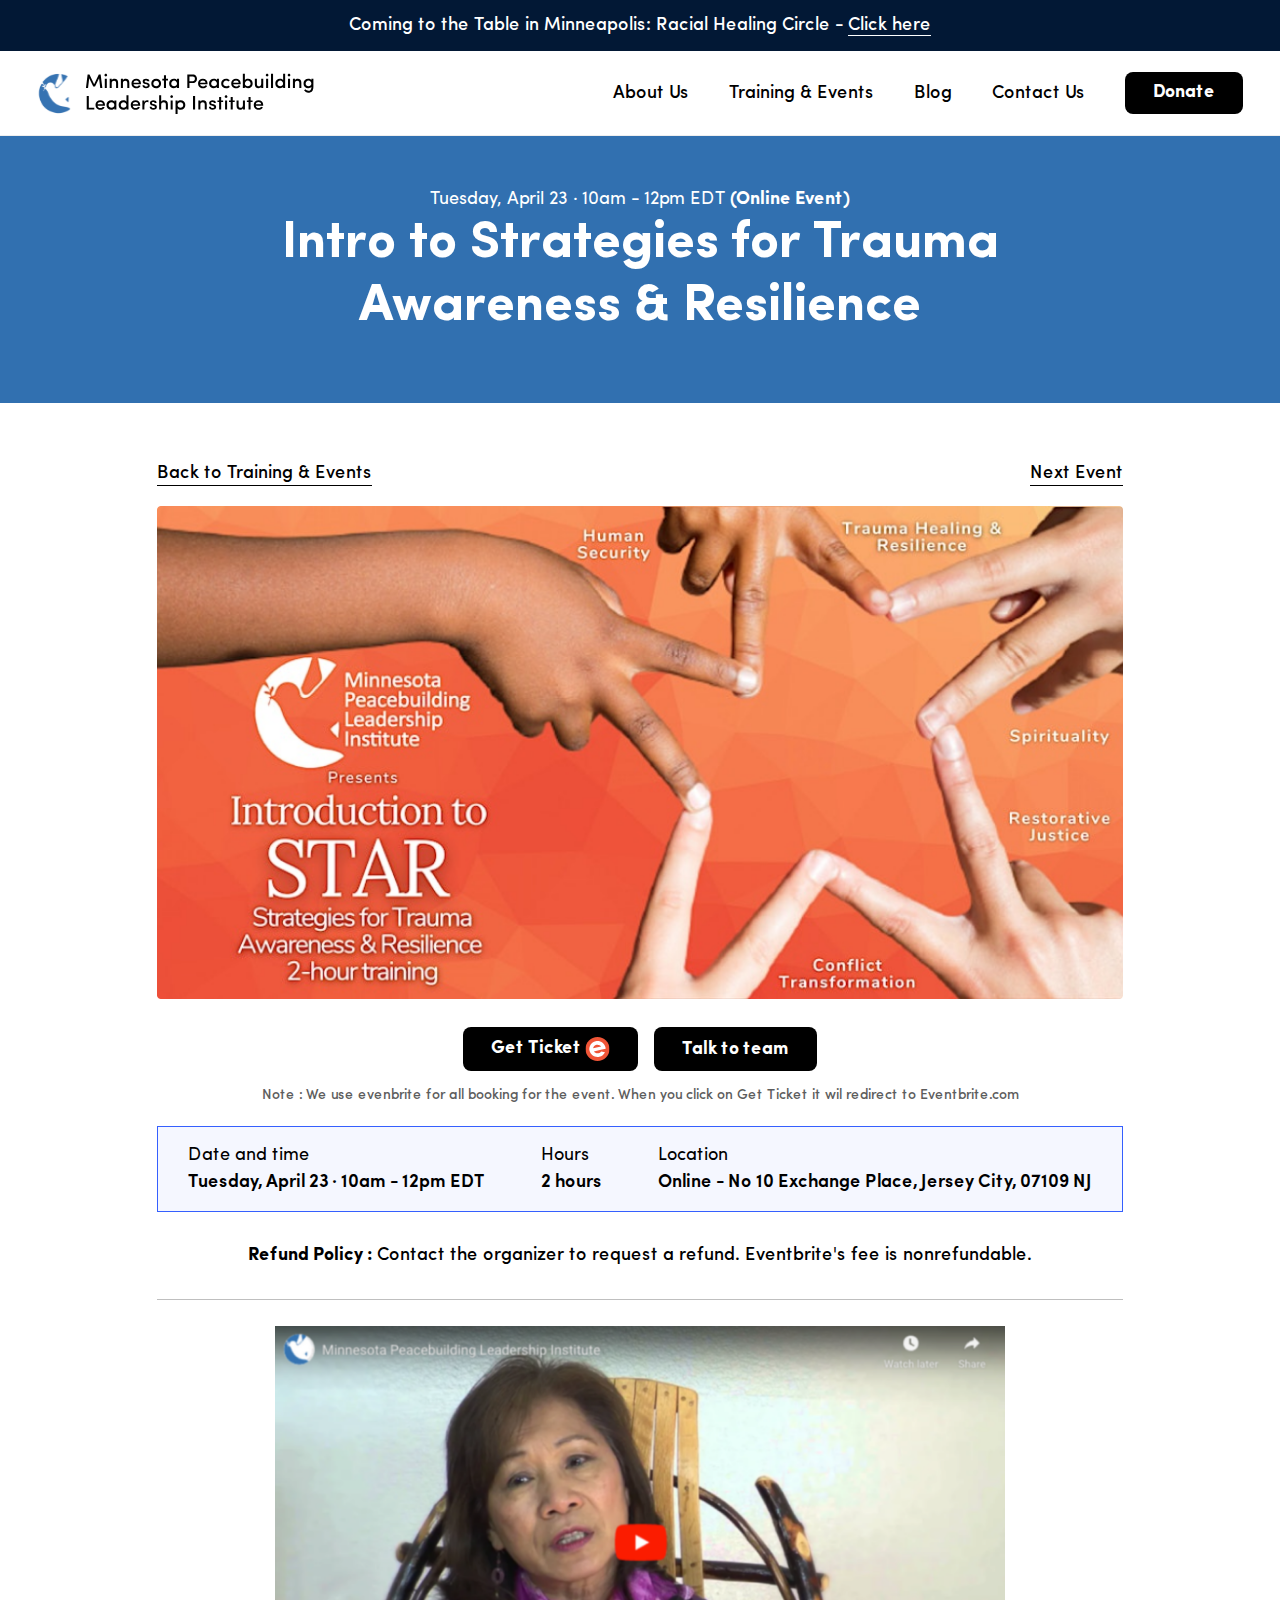
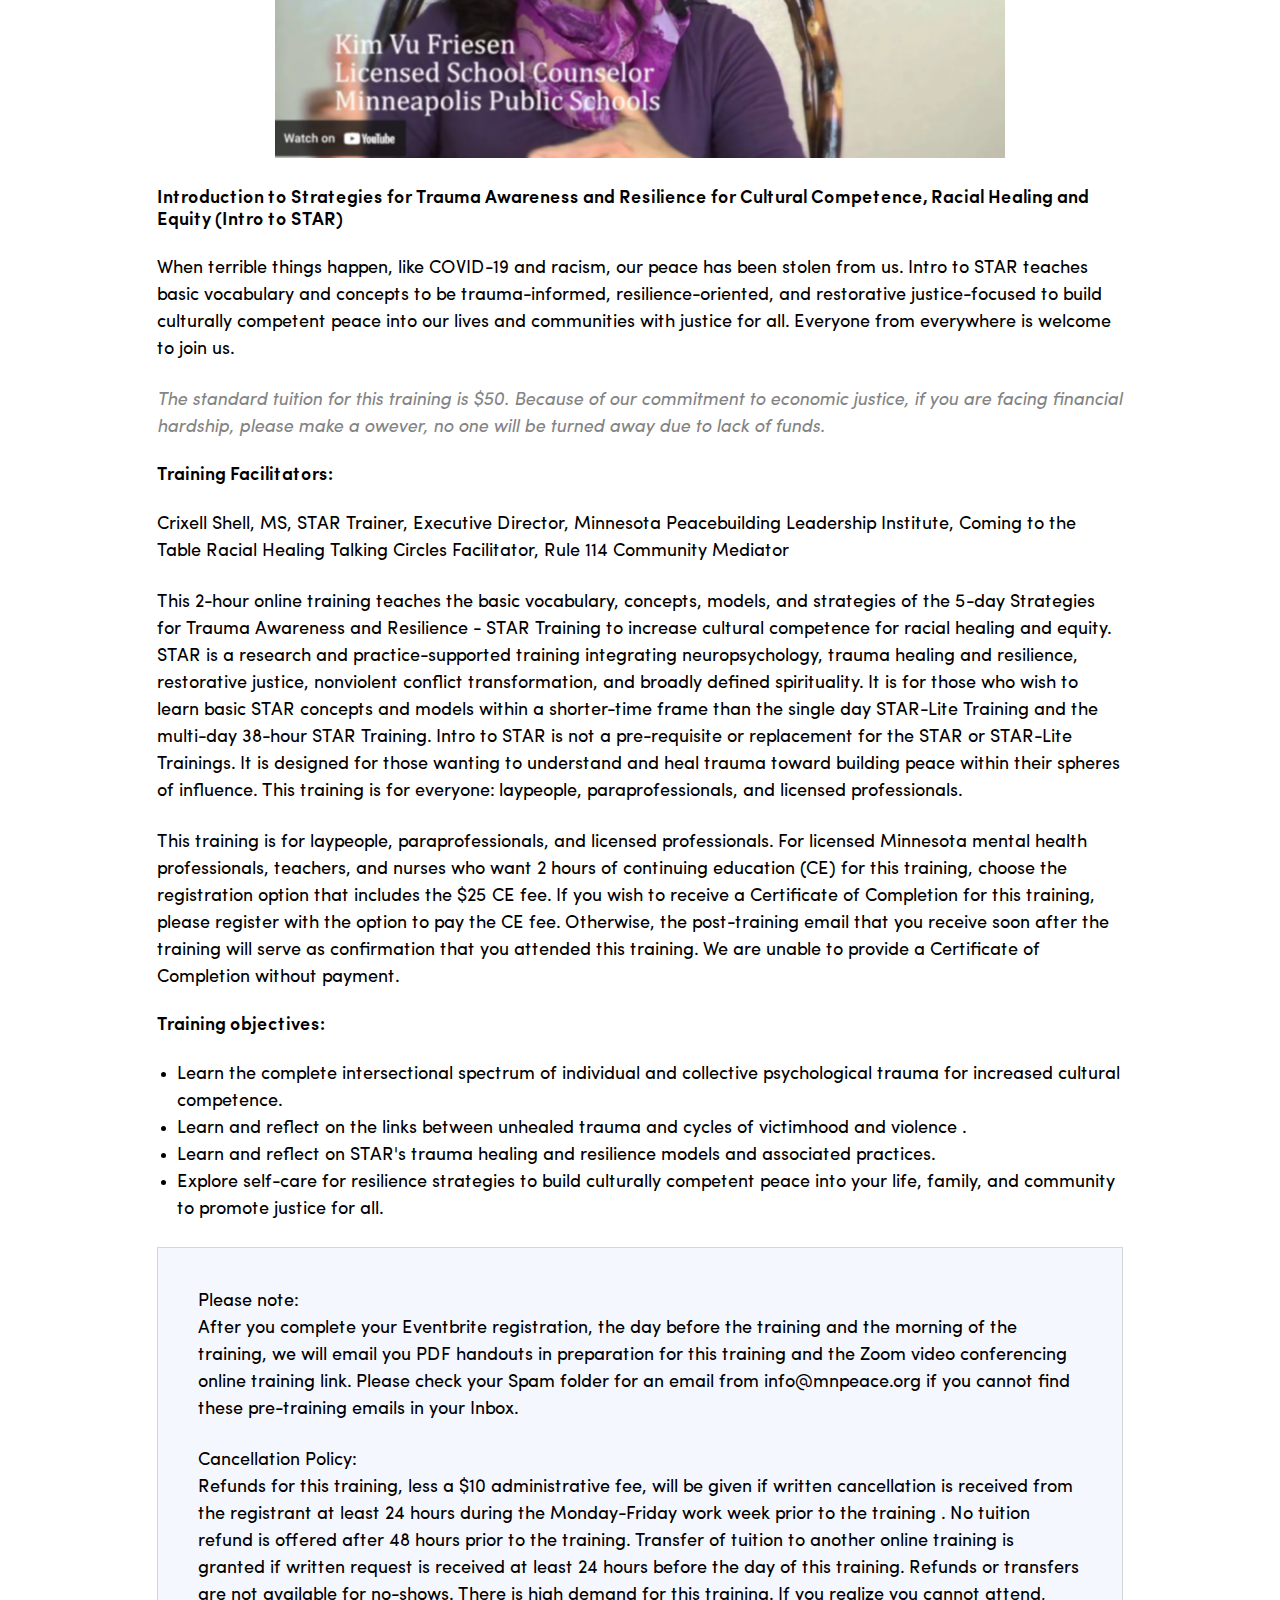
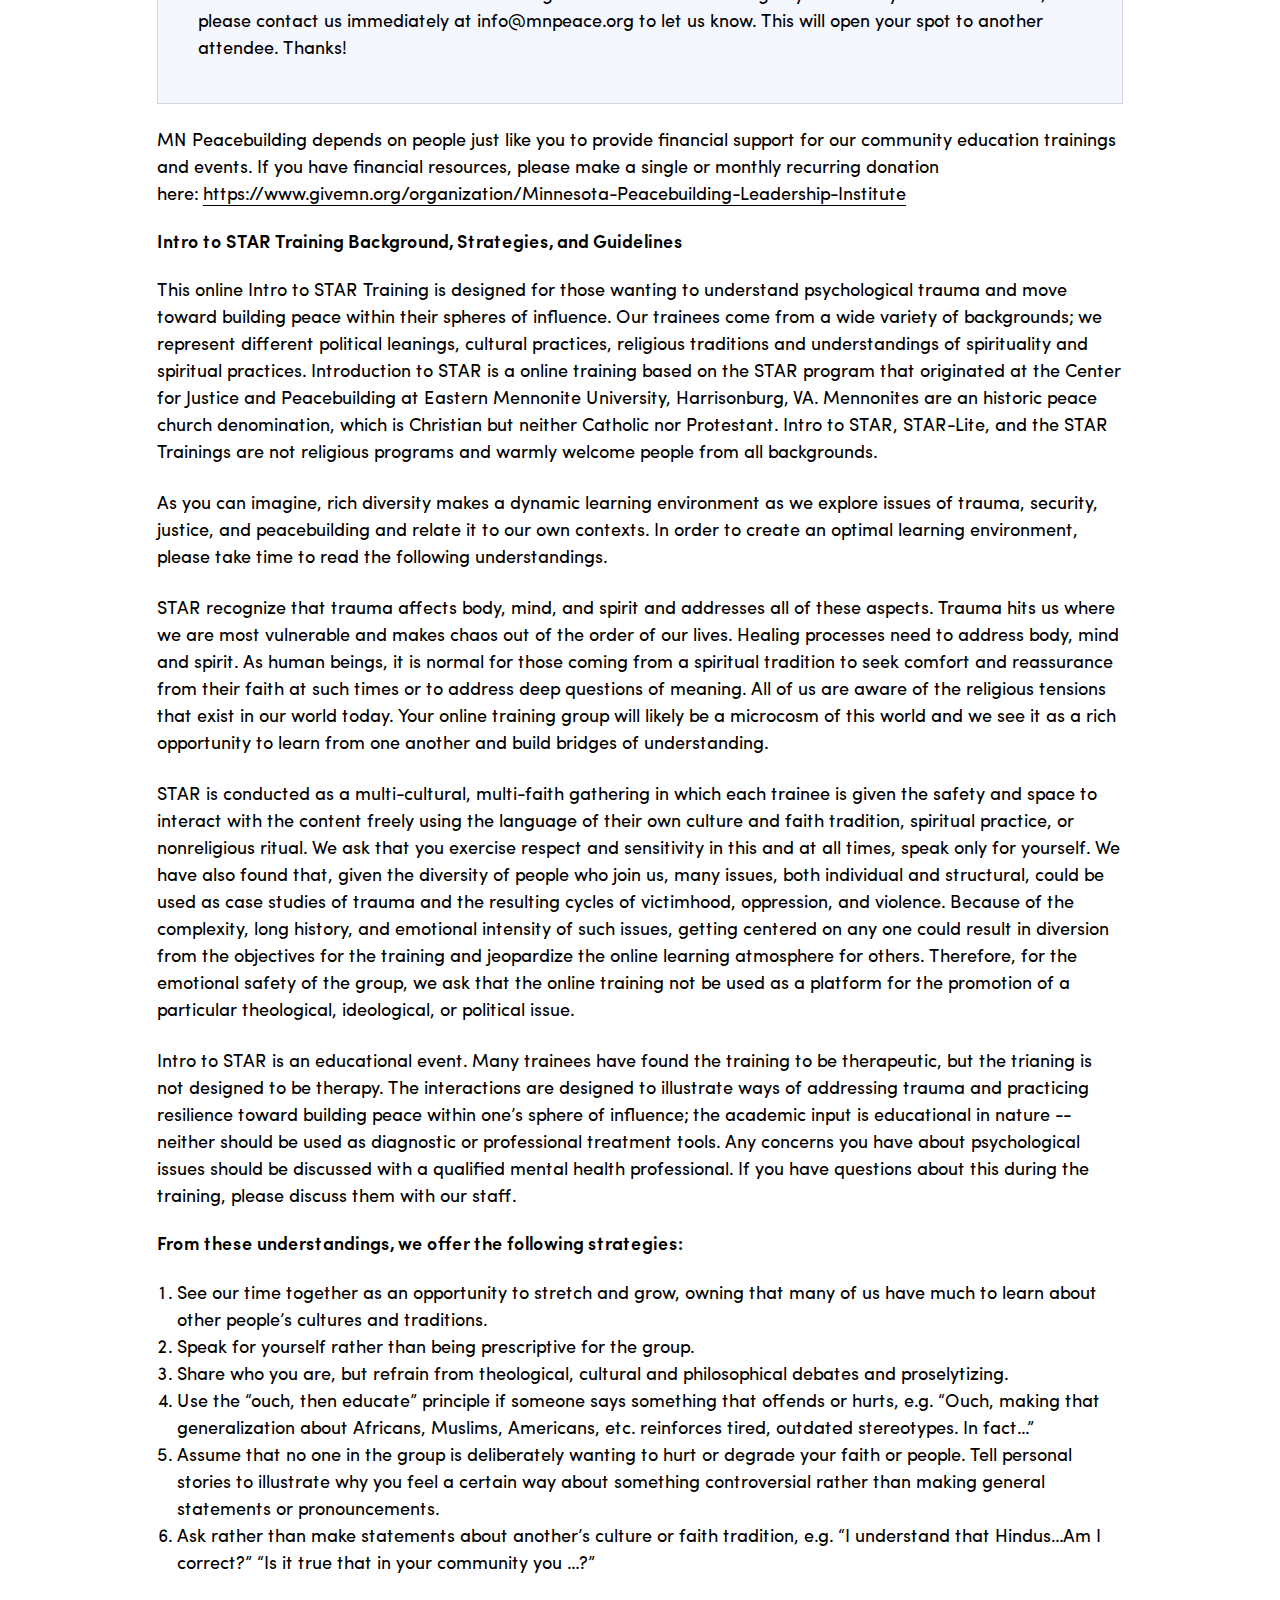
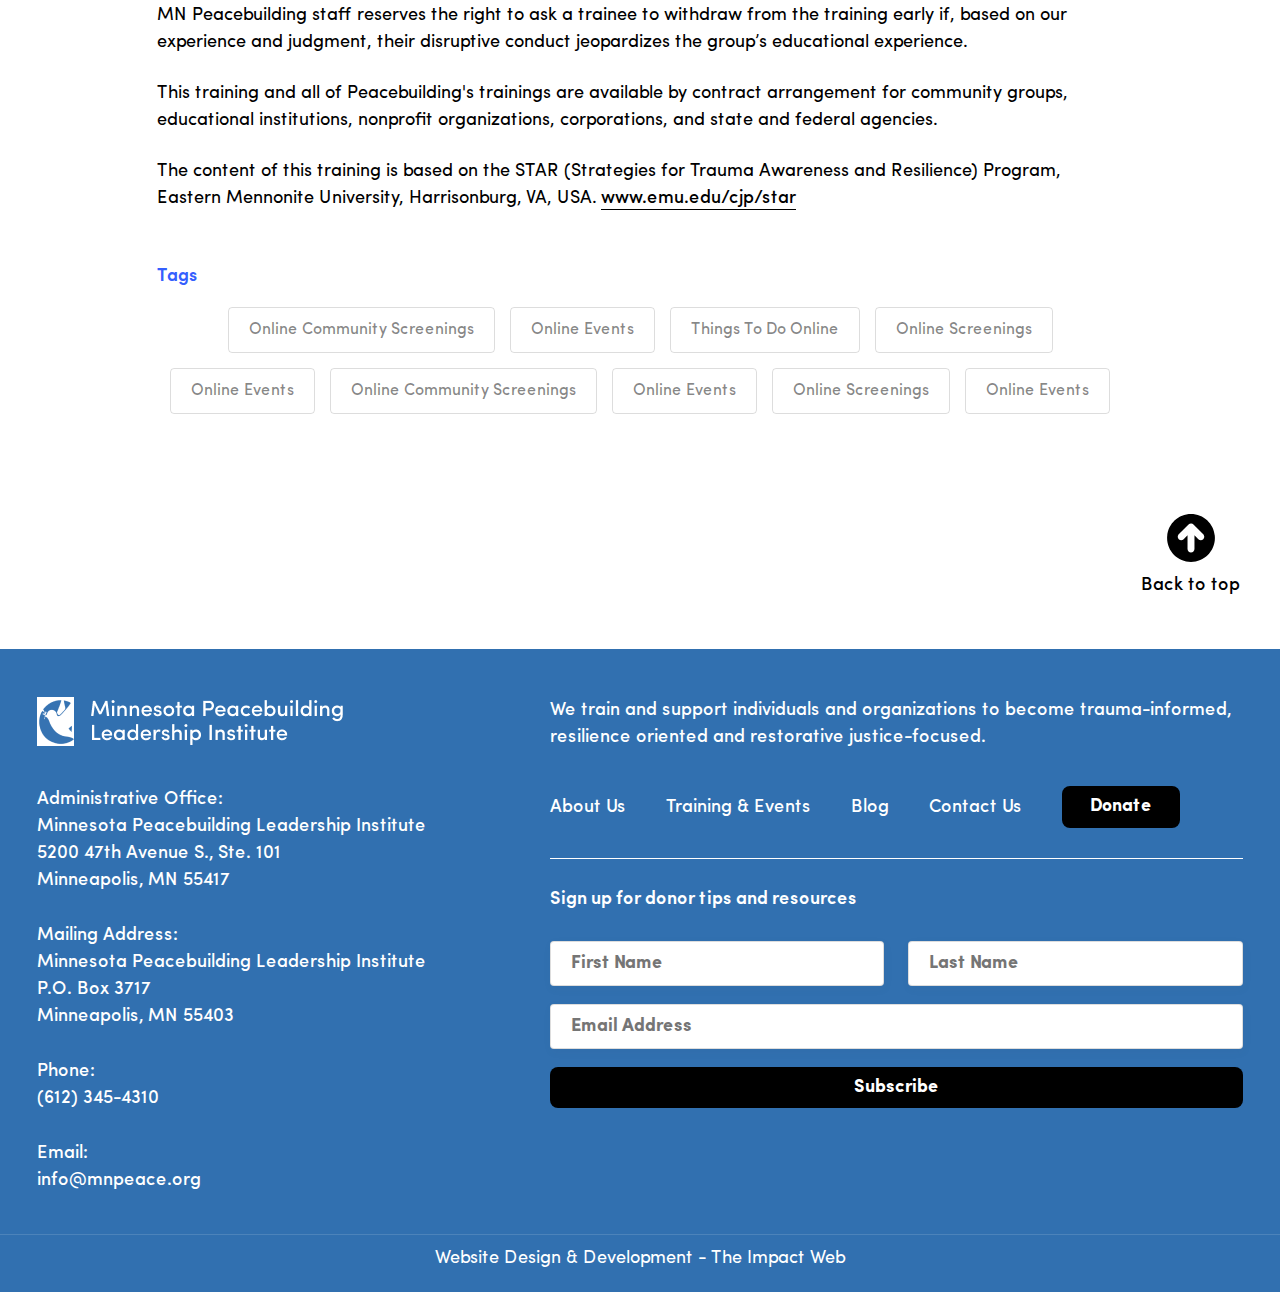
<file: event-details.html>
<!doctype html>
<html class="no-js" lang="">
    <head>
        <meta charset="utf-8">
        <meta http-equiv="x-ua-compatible" content="ie=edge">
        <title>event-details</title>
        <meta name="description" content="">
        <meta name="viewport" content="width=device-width, initial-scale=1"> 
		<link rel="shortcut icon" type="image/x-icon" href="#">
        <!-- Place favicon.ico in the root directory -->
        
		<!-- CSS here -->
        <link rel="stylesheet" href="assets/css/aos.css">
        <link rel="stylesheet" href="assets/css/bootstrap.min.css">
        <link rel="stylesheet" href="assets/css/fonts.css">
        <link rel="stylesheet" href="assets/css/style.css">
        <link rel="stylesheet" href="assets/css/responsive.css">
    </head>
    <body>

    <div class="header__top">
        <p>Coming to the Table in Minneapolis: Racial Healing Circle - <a href="">Click here</a></p>
    </div>
    <!-- header-area START -->
    <div class="header-area">
        <div class="container lg position-relative">
            <div class="row align-items-center">
                <div class="col-lg-3 col-8 ">
                    <div class="logo-area">
                        <a href="index.html"><img src="assets/img/logo.svg" alt=""></a>
                    </div>
                </div>
                <div class="col-lg-9 d-none d-lg-block text-right">
                    <div class="menu-area">
                        <nav>
                            <ul id="nav">
                                <li>
                                    <a href="#">About Us</a>
                                    <div class="mega__menu">
                                        <ul>
                                            <li><a href="#">About Us</a></li>
                                            <li><a href="#">Leaders & Partner</a></li>
                                            <li><a href="#">In the Media</a></li>
                                            <li><a href="#">STAR Outcome Research</a></li>
                                            <li><a href="#">Annual Report</a></li>
                                        </ul>
                                        <p>
                                            All of these communities are filled with individuals who have experienced intense psychological trauma and cry out for healing individually and collectively.
                                        </p>
                                    </div>
                                </li>
                                <li><a href="#">Training & Events</a></li> 
                                <li><a href="#">Blog</a></li> 
                                <li><a href="#">Contact Us</a></li>  
                                <li><button type="button" class="thm_btn">Donate</button></li>  
                            </ul>
                        </nav>
                    </div>
                </div>
                <div class="col-4 d-block d-lg-none text-center">
                    <div class="bar">
                        <a class="bar-icon siteBar-btn" href="#">
                            <span></span>
                        </a>
                    </div>
                </div>
            </div>
        </div>
    </div>
        <!-- mobile-menu START -->
        <div class="mobile-menu">
            <a href="#" class="bars siteBar-btn"><svg class="bi bi-x" width="1em" height="1em" viewBox="0 0 16 16" fill="currentColor" xmlns="http://www.w3.org/2000/svg">
                <path fill-rule="evenodd" d="M11.854 4.146a.5.5 0 010 .708l-7 7a.5.5 0 01-.708-.708l7-7a.5.5 0 01.708 0z" clip-rule="evenodd"/>
                <path fill-rule="evenodd" d="M4.146 4.146a.5.5 0 000 .708l7 7a.5.5 0 00.708-.708l-7-7a.5.5 0 00-.708 0z" clip-rule="evenodd"/>
            </svg></a> 
            <nav> 
                <ul id="nav">
                    <li><a href="#">About Us</a></li>
                    <li><a href="#">Training & Events</a></li> 
                    <li><a href="#">Blog</a></li> 
                    <li><a href="#">Contact Us</a></li>  
                    <li><button type="button" class="thm_btn">Donate</button></li>  
                </ul>
            </nav> 
        </div> 
    <!-- header-area END -->


    <main>


        <!---------Hero Section START ---------->
        <section class="Hero-area" >
            <div class="container">
                <div class="row">
                    <div class="col-lg-12">
                        <div class="Hero__text">
                            <p>Tuesday, April 23 · 10am - 12pm EDT <b>(Online Event)</b></p>
                            <h1>Intro to Strategies for Trauma <br> Awareness & Resilience</h1>
                        </div>
                    </div>
                </div>
            </div>
        </section>
        <!---------Hero Section End ---------->



        <!---------Training Section START ---------->
        <section class="Training-area">
            <div class="container md">
                <div class="row">
                    <div class="col-lg-12">
                        <div class="d-flex justify-content-between align-items-center">
                            <a href="# " class="link__btn">Back to Training & Events</a>
                            <a href="# " class="link__btn">Next Event</a>
                        </div>
                    </div>
                    <div class="col-lg-12">
                        <div class="Training-details">
                            <i><img src="assets/img/Training-img-lg.png" alt=""></i>
                            <div class="Training__btns">
                                <button type="button" class="thm_btn active">Get Ticket <img src="assets/img/eventbrite-icon.svg" alt=""></button>
                                <button type="button" class="thm_btn">Talk to team</button>
                            </div>
                            <small>Note : We use evenbrite for all booking for the event. When you click on Get Ticket it wil redirect to Eventbrite.com </small>
                            <div class="Training__date">
                                <ul>
                                    <li>
                                        <span>Date and time</span>
                                        <b>Tuesday, April 23 · 10am - 12pm EDT</b>
                                    </li>
                                    <li>
                                        <span>Hours </span>
                                        <b>2 hours</b>
                                    </li>
                                    <li>
                                        <span>Location</span>
                                        <b>Online - No 10 Exchange Place, Jersey City, 07109 NJ </b>
                                    </li>
                                </ul>
                            </div>
                            <p><b>Refund Policy :</b> Contact the organizer to request a refund. Eventbrite's fee is nonrefundable.</p>
                            <hr>
                        </div>
                    </div>
                    <div class="col-lg-12">
                        <div class="Training__intro">
                            <div class="youtube__frame">
                                <i><img src="assets/img/unresolved-img.png" alt=""></i>
                            </div>
                            <h5>Introduction to Strategies for Trauma Awareness and Resilience for Cultural Competence, Racial Healing and Equity (Intro to STAR)</h5>
                            <p>When terrible things happen, like COVID-19 and racism, our peace has been stolen from us. Intro to STAR teaches basic vocabulary and concepts to be trauma-informed, resilience-oriented, and restorative justice-focused to build culturally competent peace into our lives and communities with justice for all. Everyone from everywhere is welcome to join us.</p>
                            <i>The standard tuition for this training is $50. Because of our commitment to economic justice, if you are facing financial hardship, please make a   owever, no one will be turned away due to lack of funds.</i>
                            <h5>Training Facilitators:</h5>
                            <p>Crixell Shell, MS, STAR Trainer, Executive Director, Minnesota Peacebuilding Leadership Institute, Coming to the Table Racial Healing Talking Circles Facilitator, Rule 114 Community Mediator</p>
                            <p>This 2-hour online training teaches the basic vocabulary, concepts, models, and strategies of the 5-day Strategies for Trauma Awareness and Resilience - STAR Training to increase cultural competence for racial healing and equity. STAR is a research and practice-supported training integrating neuropsychology, trauma healing and resilience, restorative justice, nonviolent conflict transformation, and broadly defined spirituality. It is for those who wish to learn basic STAR concepts and models within a shorter-time frame than the single day STAR-Lite Training and the multi-day 38-hour STAR Training. Intro to STAR is not a pre-requisite or replacement for the STAR or STAR-Lite Trainings. It is designed for those wanting to understand and heal trauma toward building peace within their spheres of influence. This training is for everyone: laypeople, paraprofessionals, and licensed professionals.</p>
                            <p>This training is for laypeople, paraprofessionals, and licensed professionals. For licensed Minnesota mental health professionals, teachers, and nurses who want 2 hours of continuing education (CE) for this training, choose the registration option that includes the $25 CE fee.
                                If you wish to receive a Certificate of Completion for this training, please register with the option to pay the CE fee. Otherwise, the post-training email that you receive soon after the training will serve as confirmation that you attended this training. We are unable to provide a Certificate of Completion without payment.</p>
                            <h5>Training objectives:</h5>
                            <ul class="list-disk">
                                <li>Learn the complete intersectional spectrum of individual and collective psychological trauma for increased cultural competence.</li>
                                <li>Learn and reflect on the links between unhealed trauma and cycles of victimhood and violence .</li>
                                <li>Learn and reflect on STAR's trauma healing and resilience models and associated practices.</li>
                                <li>Explore self-care for resilience strategies to build culturally competent peace into your life, family, and community to promote justice for all.</li>
                            </ul>
                            <div class="note__blk">
                                <p>Please note: <br>
                                    After you complete your Eventbrite registration, the day before the training and the morning of the training, we will email you PDF handouts in preparation for this training and the Zoom video conferencing online training link. Please check your Spam folder for an email from info@mnpeace.org if you cannot find these pre-training emails in your Inbox.
                                </p>
                                <p class="m-0">
                                    Cancellation Policy: <br>
                                    Refunds for this training, less a $10 administrative fee, will be given if written cancellation is received from the registrant at least 24 hours during the Monday-Friday work week prior to the training . No tuition refund is offered after 48 hours prior to the training. Transfer of tuition to another online training is granted if written request is received at least 24 hours before the day of this training. Refunds or transfers are not available for no-shows. There is high demand for this training. If you realize you cannot attend, please contact us immediately at info@mnpeace.org to let us know. This will open your spot to another attendee. Thanks!
                                </p>
                            </div>
                            <p>
                                MN Peacebuilding depends on people just like you to provide financial support for our community education trainings and events. If you have financial resources, please make a single or monthly recurring donation here: <a href="https://www.givemn.org/organization/Minnesota-Peacebuilding-Leadership-Institute" target="_blank">https://www.givemn.org/organization/Minnesota-Peacebuilding-Leadership-Institute</a>
                            </p>
                            <h5>Intro to STAR Training Background, Strategies, and Guidelines</h5>
                            <p>This online Intro to STAR Training is designed for those wanting to understand psychological trauma and move toward building peace within their spheres of influence. Our trainees come from a wide variety of backgrounds; we represent different political leanings, cultural practices, religious traditions and understandings of spirituality and spiritual practices. Introduction to STAR is a online training based on the STAR program that originated at the Center for Justice and Peacebuilding at Eastern Mennonite University, Harrisonburg, VA. Mennonites are an historic peace church denomination, which is Christian but neither Catholic nor Protestant. Intro to STAR, STAR-Lite, and the STAR Trainings are not religious programs and warmly welcome people from all backgrounds.</p>

                            <p>As you can imagine, rich diversity makes a dynamic learning environment as we explore issues of trauma, security, justice, and peacebuilding and relate it to our own contexts. In order to create an optimal learning environment, please take time to read the following understandings.</p>

                            <p>STAR recognize that trauma affects body, mind, and spirit and addresses all of these aspects. Trauma hits us where we are most vulnerable and makes chaos out of the order of our lives. Healing processes need to address body, mind and spirit. As human beings, it is normal for those coming from a spiritual tradition to seek comfort and reassurance from their faith at such times or to address deep questions of meaning. All of us are aware of the religious tensions that exist in our world today. Your online training group will likely be a microcosm of this world and we see it as a rich opportunity to learn from one another and build bridges of understanding. </p>

                            <p>STAR is conducted as a multi-cultural, multi-faith gathering in which each trainee is given the safety and space to interact with the content freely using the language of their own culture and faith tradition, spiritual practice, or nonreligious ritual. We ask that you exercise respect and sensitivity in this and at all times, speak only for yourself. We have also found that, given the diversity of people who join us, many issues, both individual and structural, could be used as case studies of trauma and the resulting cycles of victimhood, oppression, and violence. Because of the complexity, long history, and emotional intensity of such issues, getting centered on any one could result in diversion from the objectives for the training and jeopardize the online learning atmosphere for others. Therefore, for the emotional safety of the group, we ask that the online training not be used as a platform for the promotion of a particular theological, ideological, or political issue.</p>
                            <p>Intro to STAR is an educational event. Many trainees have found the training to be therapeutic, but the trianing is not designed to be therapy. The interactions are designed to illustrate ways of addressing trauma and practicing resilience toward building peace within one’s sphere of influence; the academic input is educational in nature -- neither should be used as diagnostic or professional treatment tools. Any concerns you have about psychological issues should be discussed with a qualified mental health professional. If you have questions about this during the training, please discuss them with our staff.</p>

                            <h5>From these understandings, we offer the following strategies:</h5>
                            <ul class="list-num">
                                <li>See our time together as an opportunity to stretch and grow, owning that many of us have much to learn about other people’s cultures and traditions.</li>
                                <li>Speak for yourself rather than being prescriptive for the group.</li>
                                <li>Share who you are, but refrain from theological, cultural and philosophical debates and proselytizing.</li>
                                <li>Use the “ouch, then educate” principle if someone says something that offends or hurts, e.g. “Ouch, making that generalization about Africans, Muslims, Americans, etc. reinforces tired, outdated stereotypes. In fact...”</li>
                                <li>Assume that no one in the group is deliberately wanting to hurt or degrade your faith or people. Tell personal stories to illustrate why you feel a certain way about something controversial rather than making general statements or pronouncements.</li>
                                <li>Ask rather than make statements about another’s culture or faith tradition, e.g. “I understand that Hindus…Am I correct?” “Is it true that in your community you …?”</li>
                            </ul>
                            <p>MN Peacebuilding staff reserves the right to ask a trainee to withdraw from the training early if, based on our experience and judgment, their disruptive conduct jeopardizes the group’s educational experience.</p>

                            <p>This training and all of Peacebuilding's trainings are available by contract arrangement for community groups, educational institutions, nonprofit organizations, corporations, and state and federal agencies.</p>

                            <p>The content of this training is based on the STAR (Strategies for Trauma Awareness and Resilience) Program, Eastern Mennonite University, Harrisonburg, VA, USA. <a href="www.emu.edu/cjp/star" target="_blank" class="link__btn">www.emu.edu/cjp/star</a></p>
                        </div>
                    </div>
                    <div class="col-lg-12">
                        <div class="tag__blk">
                            <h5>Tags</h5>
                            <ul>
                                <li><a href="#">Online Community Screenings</a></li>
                                <li><a href="#">Online Events</a></li>
                                <li><a href="#">Things To Do Online</a></li>
                                <li><a href="#">Online Screenings</a></li>
                                <li><a href="#">Online Events</a></li>
                                <li><a href="#">Online Community Screenings</a></li>
                                <li><a href="#">Online Events</a></li>
                                <li><a href="#">Online Screenings</a></li>
                                <li><a href="#">Online Events</a></li>
                            </ul>
                        </div>
                    </div>
                </div>
            </div>
        </section>
        <!---------Training Section End ---------->



        <a href="#" class="Top__btn">
            <i><img src="assets/img/top-circle.svg" alt=""></i>
            <span>Back to top</span>
        </a>



    </main>

        <!---------footer Section START ---------->
        <footer class="footer-area">
            <div class="container">
                <div class="row">
                    <div class="col-lg-5">
                        <div class="footer__logo">
                            <a href="#">
                                <img src="assets/img/logo-v2.png" alt="">
                            </a>
                        </div>
                    </div>
                    <div class="col-lg-7">
                        <div class="footer__text">
                            <p>We train and support individuals and organizations to become trauma-informed, resilience oriented and restorative justice-focused.</p>
                        </div>
                    </div>
                   
                    <div class="col-lg-5">
                        <div class="footer__logo">
                            <p>
                                Administrative Office: <br>
                                Minnesota Peacebuilding Leadership Institute <br>
                                 5200 47th Avenue S., Ste. 101 <br>
                                  Minneapolis, MN 55417</p>
                            <p>
                                Mailing Address: <br> 
                                Minnesota Peacebuilding Leadership Institute <br>
                                 P.O. Box 3717  <br>
                                 Minneapolis, MN 55403
                            </p>
                            <p>
                                Phone: <br> (612) 345-4310
                            </p>
                            <p>
                                Email: <br>info@mnpeace.org
                            </p>
                        </div>
                    </div>
                    <div class="col-lg-7">
                        <div class="footer__content">
                            <ul id="nav">
                                <li><a href="#">About Us</a></li>
                                <li><a href="#">Training & Events</a></li> 
                                <li><a href="#">Blog</a></li> 
                                <li><a href="#">Contact Us</a></li>  
                                <li><button type="button" class="thm_btn">Donate</button></li>  
                            </ul>
                            <hr>
                            <h5>Sign up for donor tips and resources</h5>
                            <div class="contact-form">
                                <form action="">
                                    <div class="row">
                                        <div class="col-lg-6">
                                            <div class="input__blk">
                                                <input type="text" placeholder="First Name">
                                            </div>
                                        </div>
                                        <div class="col-lg-6">
                                            <div class="input__blk">
                                                <input type="text" placeholder="Last Name">
                                            </div>
                                        </div>
                                        <div class="col-lg-12">
                                            <div class="input__blk">
                                                <input type="text" placeholder="Email Address">
                                            </div>
                                        </div>
                                        <div class="col-lg-12">
                                            <div class="input__blk">
                                                <button type="submit" class="thm_btn w-100">Subscribe</button>
                                            </div>
                                        </div>
                                    </div>
                                </form>
                            </div>
                        </div>
                    </div>
                </div>
            </div>
            <div class="footer__btm">
                <p>Website Design & Development - The Impact Web</p>
            </div>
        </footer>
        <!---------footer Section End ---------->
    
		<!-- JS here --> 
        <script src="assets/js/jquery-3.4.1.min.js"></script>
        <script src="assets/js/popper.min.js"></script>
        <script src="assets/js/bootstrap.min.js"></script>
        <script src="assets/js/aos.js"></script> 
        <script src="assets/js/main.js"></script>
    </body>
</html>
</file>
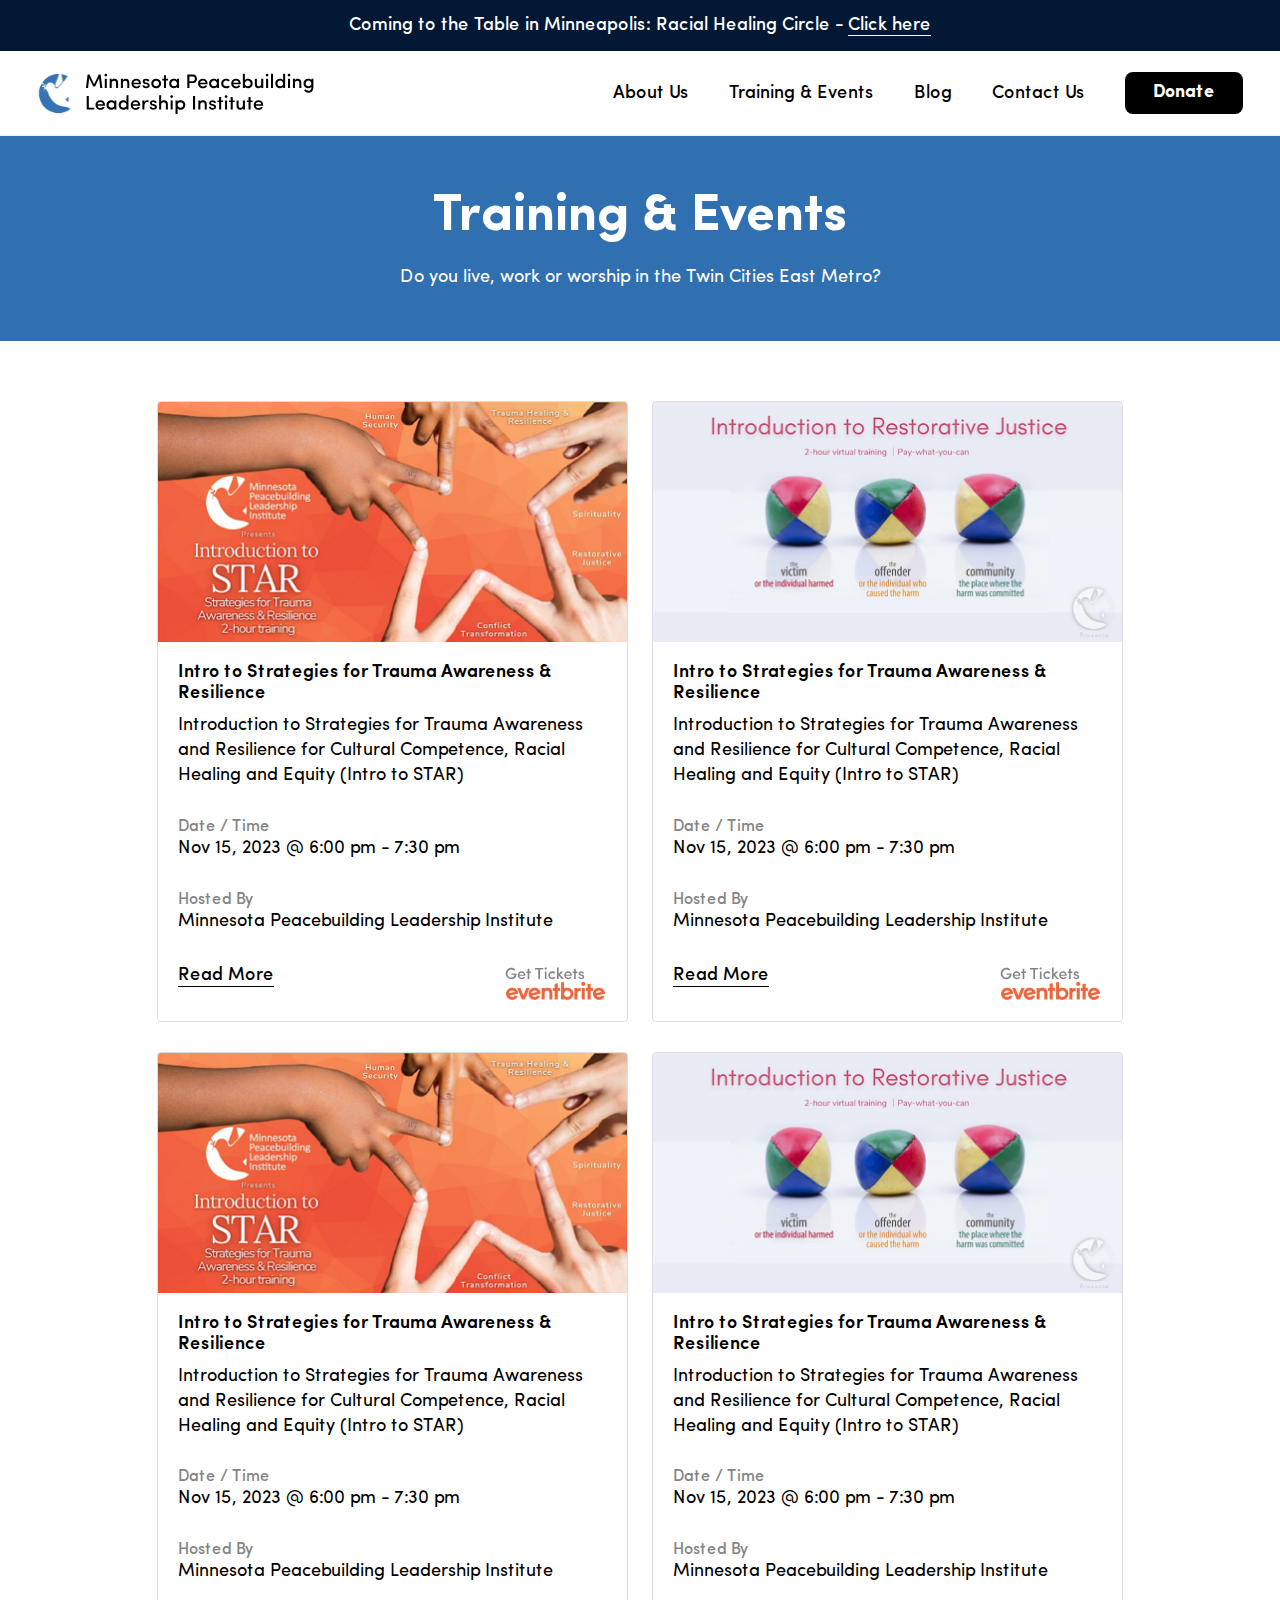
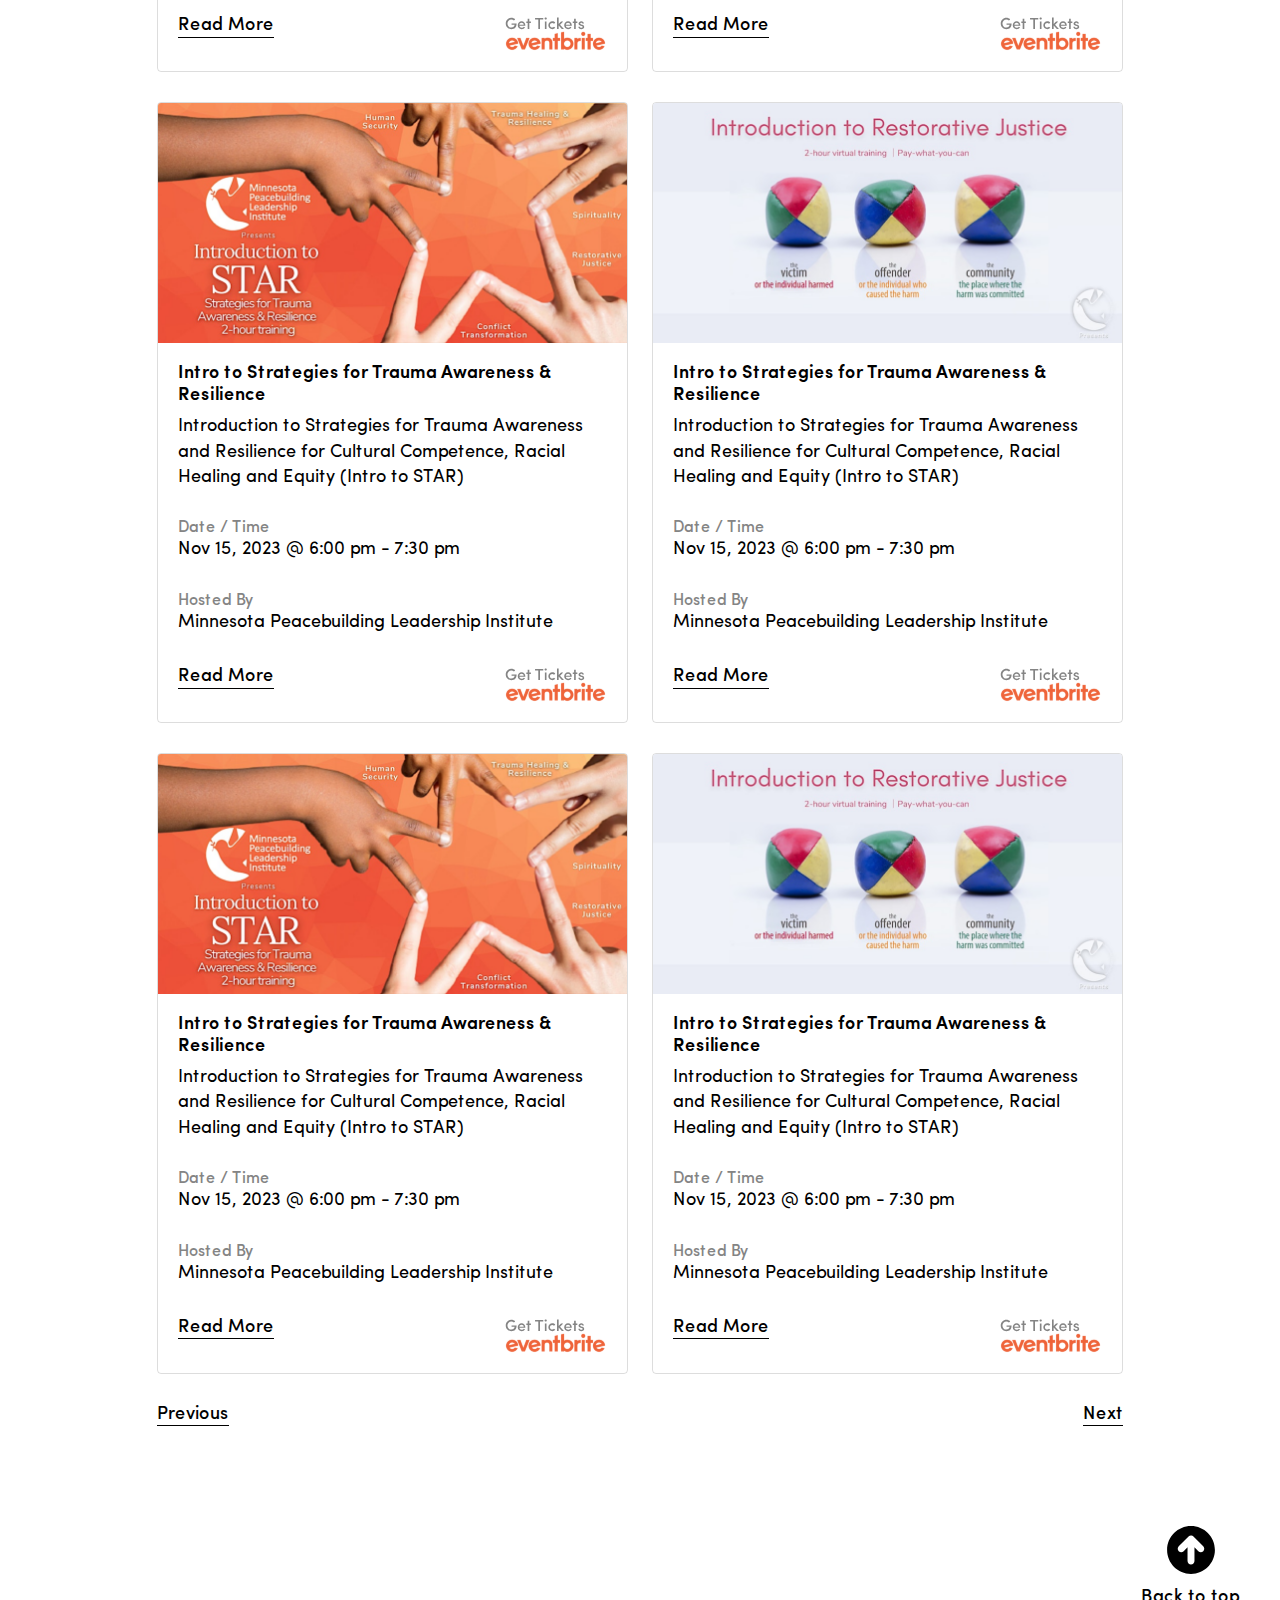
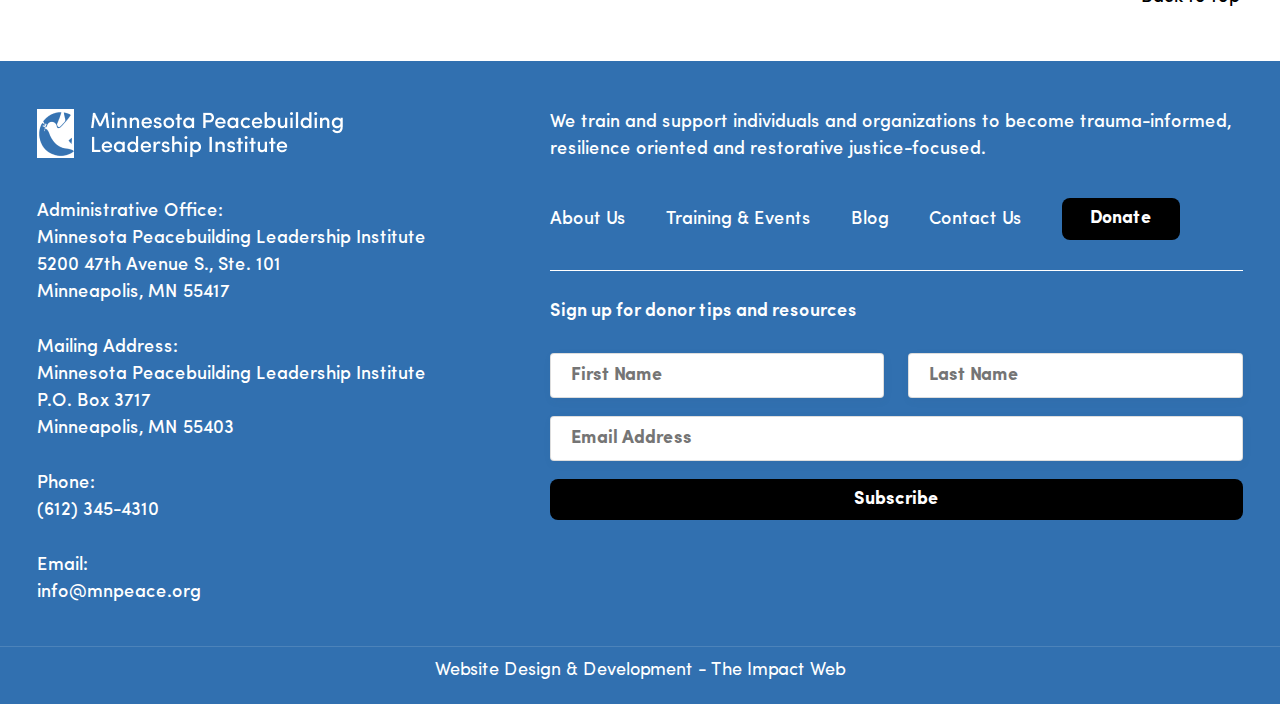
<file: events.html>
<!doctype html>
<html class="no-js" lang="">
    <head>
        <meta charset="utf-8">
        <meta http-equiv="x-ua-compatible" content="ie=edge">
        <title>events</title>
        <meta name="description" content="">
        <meta name="viewport" content="width=device-width, initial-scale=1"> 
		<link rel="shortcut icon" type="image/x-icon" href="#">
        <!-- Place favicon.ico in the root directory -->
        
		<!-- CSS here -->
        <link rel="stylesheet" href="assets/css/aos.css">
        <link rel="stylesheet" href="assets/css/bootstrap.min.css">
        <link rel="stylesheet" href="assets/css/fonts.css">
        <link rel="stylesheet" href="assets/css/style.css">
        <link rel="stylesheet" href="assets/css/responsive.css">
    </head>
    <body>

    <div class="header__top">
        <p>Coming to the Table in Minneapolis: Racial Healing Circle - <a href="">Click here</a></p>
    </div>
    <!-- header-area START -->
    <div class="header-area">
        <div class="container lg position-relative">
            <div class="row align-items-center">
                <div class="col-lg-3 col-8 ">
                    <div class="logo-area">
                        <a href="index.html"><img src="assets/img/logo.svg" alt=""></a>
                    </div>
                </div>
                <div class="col-lg-9 d-none d-lg-block text-right">
                    <div class="menu-area">
                        <nav>
                            <ul id="nav">
                                <li>
                                    <a href="#">About Us</a>
                                    <div class="mega__menu">
                                        <ul>
                                            <li><a href="#">About Us</a></li>
                                            <li><a href="#">Leaders & Partner</a></li>
                                            <li><a href="#">In the Media</a></li>
                                            <li><a href="#">STAR Outcome Research</a></li>
                                            <li><a href="#">Annual Report</a></li>
                                        </ul>
                                        <p>
                                            All of these communities are filled with individuals who have experienced intense psychological trauma and cry out for healing individually and collectively.
                                        </p>
                                    </div>
                                </li>
                                <li><a href="#">Training & Events</a></li> 
                                <li><a href="#">Blog</a></li> 
                                <li><a href="#">Contact Us</a></li>  
                                <li><button type="button" class="thm_btn">Donate</button></li>  
                            </ul>
                        </nav>
                    </div>
                </div>
                <div class="col-4 d-block d-lg-none text-center">
                    <div class="bar">
                        <a class="bar-icon siteBar-btn" href="#">
                            <span></span>
                        </a>
                    </div>
                </div>
            </div>
        </div>
    </div>
        <!-- mobile-menu START -->
        <div class="mobile-menu">
            <a href="#" class="bars siteBar-btn"><svg class="bi bi-x" width="1em" height="1em" viewBox="0 0 16 16" fill="currentColor" xmlns="http://www.w3.org/2000/svg">
                <path fill-rule="evenodd" d="M11.854 4.146a.5.5 0 010 .708l-7 7a.5.5 0 01-.708-.708l7-7a.5.5 0 01.708 0z" clip-rule="evenodd"/>
                <path fill-rule="evenodd" d="M4.146 4.146a.5.5 0 000 .708l7 7a.5.5 0 00.708-.708l-7-7a.5.5 0 00-.708 0z" clip-rule="evenodd"/>
            </svg></a> 
            <nav> 
                <ul id="nav">
                    <li><a href="#">About Us</a></li>
                    <li><a href="#">Training & Events</a></li> 
                    <li><a href="#">Blog</a></li> 
                    <li><a href="#">Contact Us</a></li>  
                    <li><button type="button" class="thm_btn">Donate</button></li>  
                </ul>
            </nav> 
        </div> 
    <!-- header-area END -->


    <main>


        <!---------Hero Section START ---------->
        <section class="Hero-area" >
            <div class="container">
                <div class="row">
                    <div class="col-lg-12">
                        <div class="Hero__text">
                            <h1>Training & Events</h1>
                            <p>Do you live, work or worship in the Twin Cities East Metro?  </p>
                        </div>
                    </div>
                </div>
            </div>
        </section>
        <!---------Hero Section End ---------->



        <!---------Training Section START ---------->
        <section class="Training-area">
            <div class="container md">
                <div class="row">
                    <div class="col-lg-6 col-md-6">
                        <div class="Training__blk">
                            <i>
                                <img src="assets/img/Training-img-1.png" alt="">
                            </i>
                            <div class="Training__text">
                                <h5>Intro to Strategies for Trauma Awareness & Resilience  </h5>
                                <p>Introduction to Strategies for Trauma Awareness and Resilience for Cultural Competence, Racial Healing and Equity (Intro to STAR)</p>
                                <div class="">
                                    <label>Date / Time</label>
                                    <span>Nov 15, 2023 @ 6:00 pm - 7:30 pm</span>
                                </div>
                                <div class="">
                                    <label>Hosted By</label>
                                    <span>Minnesota Peacebuilding Leadership Institute</span>
                                </div>
                                <div class="d-flex justify-content-between">
                                    <a href="#" class="link__btn">Read More</a>
                                    <i><img src="assets/img/ticket.svg" alt=""></i>
                                </div>
                            </div>
                        </div>
                    </div>
                    <div class="col-lg-6 col-md-6">
                        <div class="Training__blk">
                            <i>
                                <img src="assets/img/Training-img-2.png" alt="">
                            </i>
                            <div class="Training__text">
                                <h5>Intro to Strategies for Trauma Awareness & Resilience  </h5>
                                <p>Introduction to Strategies for Trauma Awareness and Resilience for Cultural Competence, Racial Healing and Equity (Intro to STAR)</p>
                                <div class="">
                                    <label>Date / Time</label>
                                    <span>Nov 15, 2023 @ 6:00 pm - 7:30 pm</span>
                                </div>
                                <div class="">
                                    <label>Hosted By</label>
                                    <span>Minnesota Peacebuilding Leadership Institute</span>
                                </div>
                                <div class="d-flex justify-content-between">
                                    <a href="#" class="link__btn">Read More</a>
                                    <i><img src="assets/img/ticket.svg" alt=""></i>
                                </div>
                            </div>
                        </div>
                    </div>
                    <div class="col-lg-6 col-md-6">
                        <div class="Training__blk">
                            <i>
                                <img src="assets/img/Training-img-1.png" alt="">
                            </i>
                            <div class="Training__text">
                                <h5>Intro to Strategies for Trauma Awareness & Resilience  </h5>
                                <p>Introduction to Strategies for Trauma Awareness and Resilience for Cultural Competence, Racial Healing and Equity (Intro to STAR)</p>
                                <div class="">
                                    <label>Date / Time</label>
                                    <span>Nov 15, 2023 @ 6:00 pm - 7:30 pm</span>
                                </div>
                                <div class="">
                                    <label>Hosted By</label>
                                    <span>Minnesota Peacebuilding Leadership Institute</span>
                                </div>
                                <div class="d-flex justify-content-between">
                                    <a href="#" class="link__btn">Read More</a>
                                    <i><img src="assets/img/ticket.svg" alt=""></i>
                                </div>
                            </div>
                        </div>
                    </div>
                    <div class="col-lg-6 col-md-6">
                        <div class="Training__blk">
                            <i>
                                <img src="assets/img/Training-img-2.png" alt="">
                            </i>
                            <div class="Training__text">
                                <h5>Intro to Strategies for Trauma Awareness & Resilience  </h5>
                                <p>Introduction to Strategies for Trauma Awareness and Resilience for Cultural Competence, Racial Healing and Equity (Intro to STAR)</p>
                                <div class="">
                                    <label>Date / Time</label>
                                    <span>Nov 15, 2023 @ 6:00 pm - 7:30 pm</span>
                                </div>
                                <div class="">
                                    <label>Hosted By</label>
                                    <span>Minnesota Peacebuilding Leadership Institute</span>
                                </div>
                                <div class="d-flex justify-content-between">
                                    <a href="#" class="link__btn">Read More</a>
                                    <i><img src="assets/img/ticket.svg" alt=""></i>
                                </div>
                            </div>
                        </div>
                    </div>
                    <div class="col-lg-6 col-md-6">
                        <div class="Training__blk">
                            <i>
                                <img src="assets/img/Training-img-1.png" alt="">
                            </i>
                            <div class="Training__text">
                                <h5>Intro to Strategies for Trauma Awareness & Resilience  </h5>
                                <p>Introduction to Strategies for Trauma Awareness and Resilience for Cultural Competence, Racial Healing and Equity (Intro to STAR)</p>
                                <div class="">
                                    <label>Date / Time</label>
                                    <span>Nov 15, 2023 @ 6:00 pm - 7:30 pm</span>
                                </div>
                                <div class="">
                                    <label>Hosted By</label>
                                    <span>Minnesota Peacebuilding Leadership Institute</span>
                                </div>
                                <div class="d-flex justify-content-between">
                                    <a href="#" class="link__btn">Read More</a>
                                    <i><img src="assets/img/ticket.svg" alt=""></i>
                                </div>
                            </div>
                        </div>
                    </div>
                    <div class="col-lg-6 col-md-6">
                        <div class="Training__blk">
                            <i>
                                <img src="assets/img/Training-img-2.png" alt="">
                            </i>
                            <div class="Training__text">
                                <h5>Intro to Strategies for Trauma Awareness & Resilience  </h5>
                                <p>Introduction to Strategies for Trauma Awareness and Resilience for Cultural Competence, Racial Healing and Equity (Intro to STAR)</p>
                                <div class="">
                                    <label>Date / Time</label>
                                    <span>Nov 15, 2023 @ 6:00 pm - 7:30 pm</span>
                                </div>
                                <div class="">
                                    <label>Hosted By</label>
                                    <span>Minnesota Peacebuilding Leadership Institute</span>
                                </div>
                                <div class="d-flex justify-content-between">
                                    <a href="#" class="link__btn">Read More</a>
                                    <i><img src="assets/img/ticket.svg" alt=""></i>
                                </div>
                            </div>
                        </div>
                    </div>
                    <div class="col-lg-6 col-md-6">
                        <div class="Training__blk">
                            <i>
                                <img src="assets/img/Training-img-1.png" alt="">
                            </i>
                            <div class="Training__text">
                                <h5>Intro to Strategies for Trauma Awareness & Resilience  </h5>
                                <p>Introduction to Strategies for Trauma Awareness and Resilience for Cultural Competence, Racial Healing and Equity (Intro to STAR)</p>
                                <div class="">
                                    <label>Date / Time</label>
                                    <span>Nov 15, 2023 @ 6:00 pm - 7:30 pm</span>
                                </div>
                                <div class="">
                                    <label>Hosted By</label>
                                    <span>Minnesota Peacebuilding Leadership Institute</span>
                                </div>
                                <div class="d-flex justify-content-between">
                                    <a href="#" class="link__btn">Read More</a>
                                    <i><img src="assets/img/ticket.svg" alt=""></i>
                                </div>
                            </div>
                        </div>
                    </div>
                    <div class="col-lg-6 col-md-6">
                        <div class="Training__blk">
                            <i>
                                <img src="assets/img/Training-img-2.png" alt="">
                            </i>
                            <div class="Training__text">
                                <h5>Intro to Strategies for Trauma Awareness & Resilience  </h5>
                                <p>Introduction to Strategies for Trauma Awareness and Resilience for Cultural Competence, Racial Healing and Equity (Intro to STAR)</p>
                                <div class="">
                                    <label>Date / Time</label>
                                    <span>Nov 15, 2023 @ 6:00 pm - 7:30 pm</span>
                                </div>
                                <div class="">
                                    <label>Hosted By</label>
                                    <span>Minnesota Peacebuilding Leadership Institute</span>
                                </div>
                                <div class="d-flex justify-content-between">
                                    <a href="#" class="link__btn">Read More</a>
                                    <i><img src="assets/img/ticket.svg" alt=""></i>
                                </div>
                            </div>
                        </div>
                    </div>
                    <div class="col-lg-12">
                        <div class="d-flex justify-content-between align-items-center">
                            <a href="# " class="link__btn">Previous</a>
                            <a href="# " class="link__btn">Next</a>
                        </div>
                    </div>
                </div>
            </div>
        </section>
        <!---------Training Section End ---------->
        
        

        <a href="#" class="Top__btn">
            <i><img src="assets/img/top-circle.svg" alt=""></i>
            <span>Back to top</span>
        </a>



    </main>

        <!---------footer Section START ---------->
        <footer class="footer-area">
            <div class="container">
                <div class="row">
                    <div class="col-lg-5">
                        <div class="footer__logo">
                            <a href="#">
                                <img src="assets/img/logo-v2.png" alt="">
                            </a>
                        </div>
                    </div>
                    <div class="col-lg-7">
                        <div class="footer__text">
                            <p>We train and support individuals and organizations to become trauma-informed, resilience oriented and restorative justice-focused.</p>
                        </div>
                    </div>
                   
                    <div class="col-lg-5">
                        <div class="footer__logo">
                            <p>
                                Administrative Office: <br>
                                Minnesota Peacebuilding Leadership Institute <br>
                                 5200 47th Avenue S., Ste. 101 <br>
                                  Minneapolis, MN 55417</p>
                            <p>
                                Mailing Address: <br> 
                                Minnesota Peacebuilding Leadership Institute <br>
                                 P.O. Box 3717  <br>
                                 Minneapolis, MN 55403
                            </p>
                            <p>
                                Phone: <br> (612) 345-4310
                            </p>
                            <p>
                                Email: <br>info@mnpeace.org
                            </p>
                        </div>
                    </div>
                    <div class="col-lg-7">
                        <div class="footer__content">
                            <ul id="nav">
                                <li><a href="#">About Us</a></li>
                                <li><a href="#">Training & Events</a></li> 
                                <li><a href="#">Blog</a></li> 
                                <li><a href="#">Contact Us</a></li>  
                                <li><button type="button" class="thm_btn">Donate</button></li>  
                            </ul>
                            <hr>
                            <h5>Sign up for donor tips and resources</h5>
                            <div class="contact-form">
                                <form action="">
                                    <div class="row">
                                        <div class="col-lg-6">
                                            <div class="input__blk">
                                                <input type="text" placeholder="First Name">
                                            </div>
                                        </div>
                                        <div class="col-lg-6">
                                            <div class="input__blk">
                                                <input type="text" placeholder="Last Name">
                                            </div>
                                        </div>
                                        <div class="col-lg-12">
                                            <div class="input__blk">
                                                <input type="text" placeholder="Email Address">
                                            </div>
                                        </div>
                                        <div class="col-lg-12">
                                            <div class="input__blk">
                                                <button type="submit" class="thm_btn w-100">Subscribe</button>
                                            </div>
                                        </div>
                                    </div>
                                </form>
                            </div>
                        </div>
                    </div>
                </div>
            </div>
            <div class="footer__btm">
                <p>Website Design & Development - The Impact Web</p>
            </div>
        </footer>
        <!---------footer Section End ---------->
    
		<!-- JS here --> 
        <script src="assets/js/jquery-3.4.1.min.js"></script>
        <script src="assets/js/popper.min.js"></script>
        <script src="assets/js/bootstrap.min.js"></script>
        <script src="assets/js/aos.js"></script> 
        <script src="assets/js/main.js"></script>
    </body>
</html>
</file>
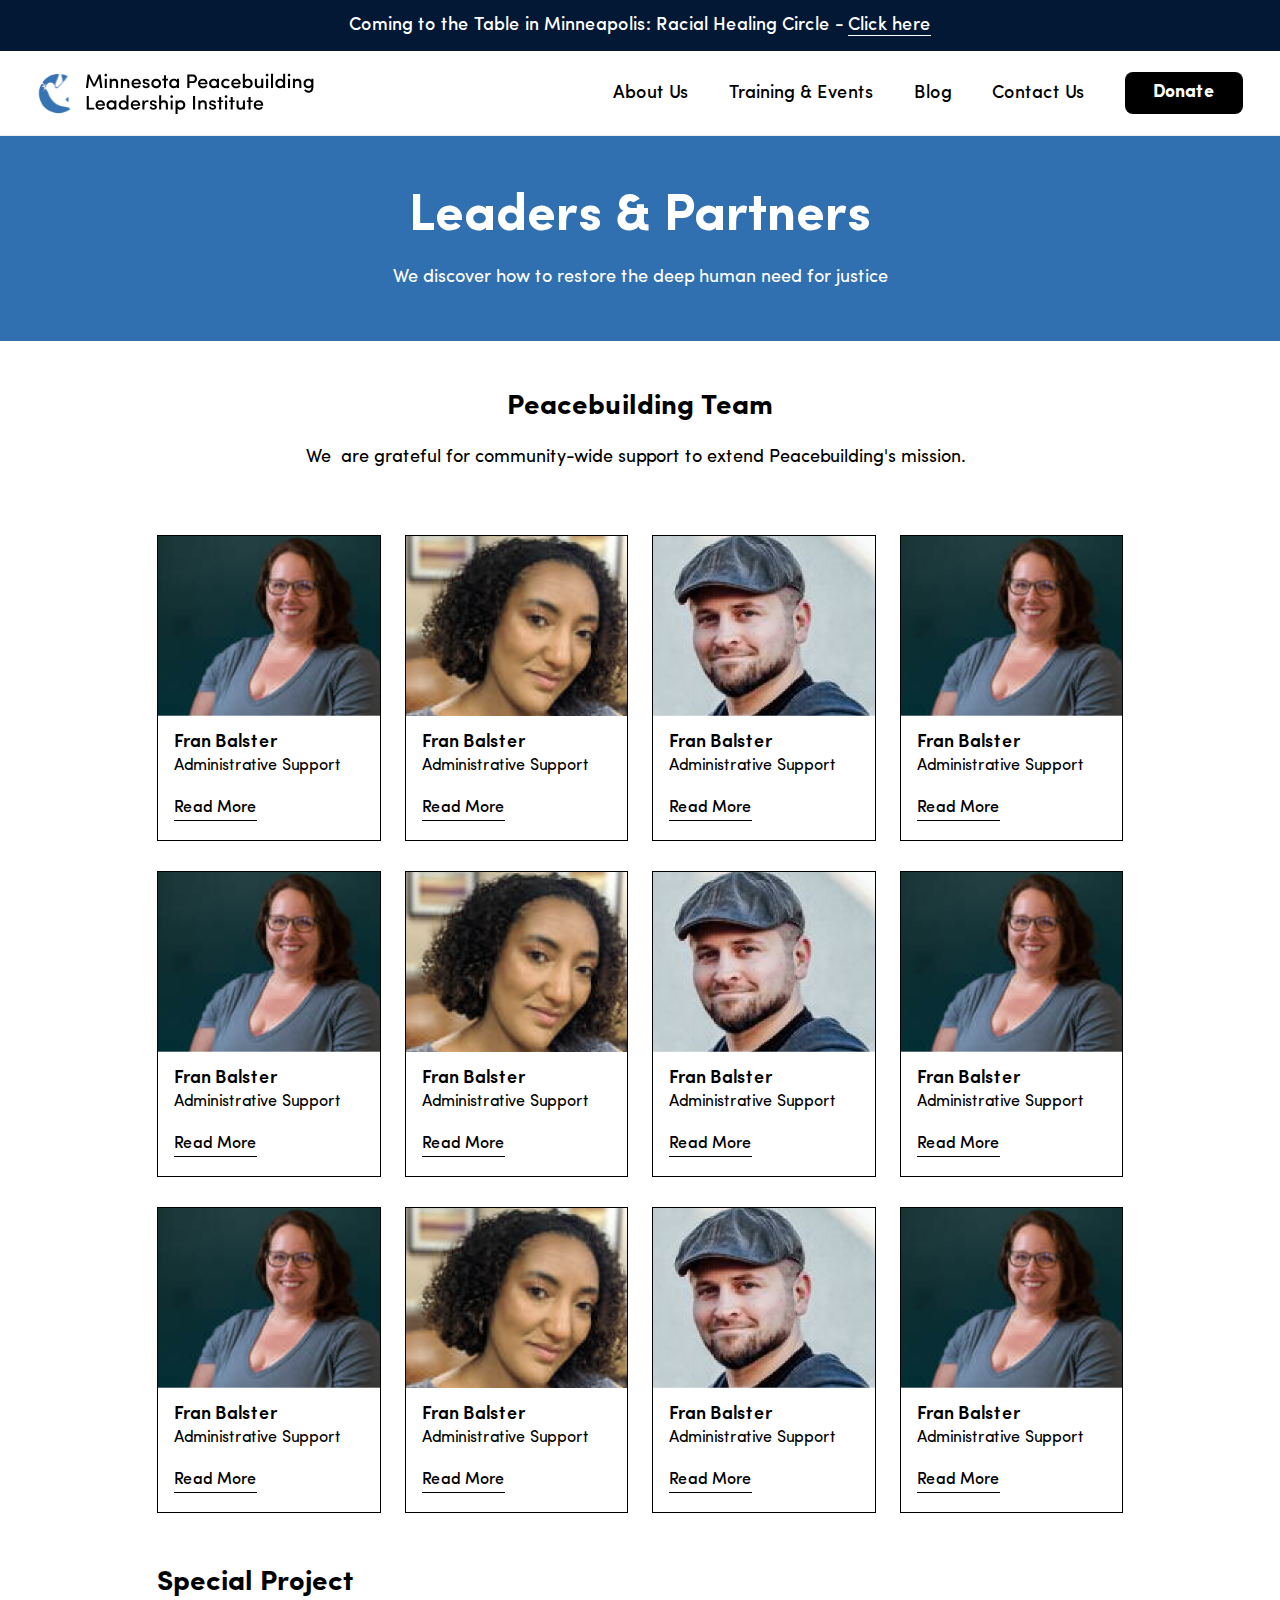
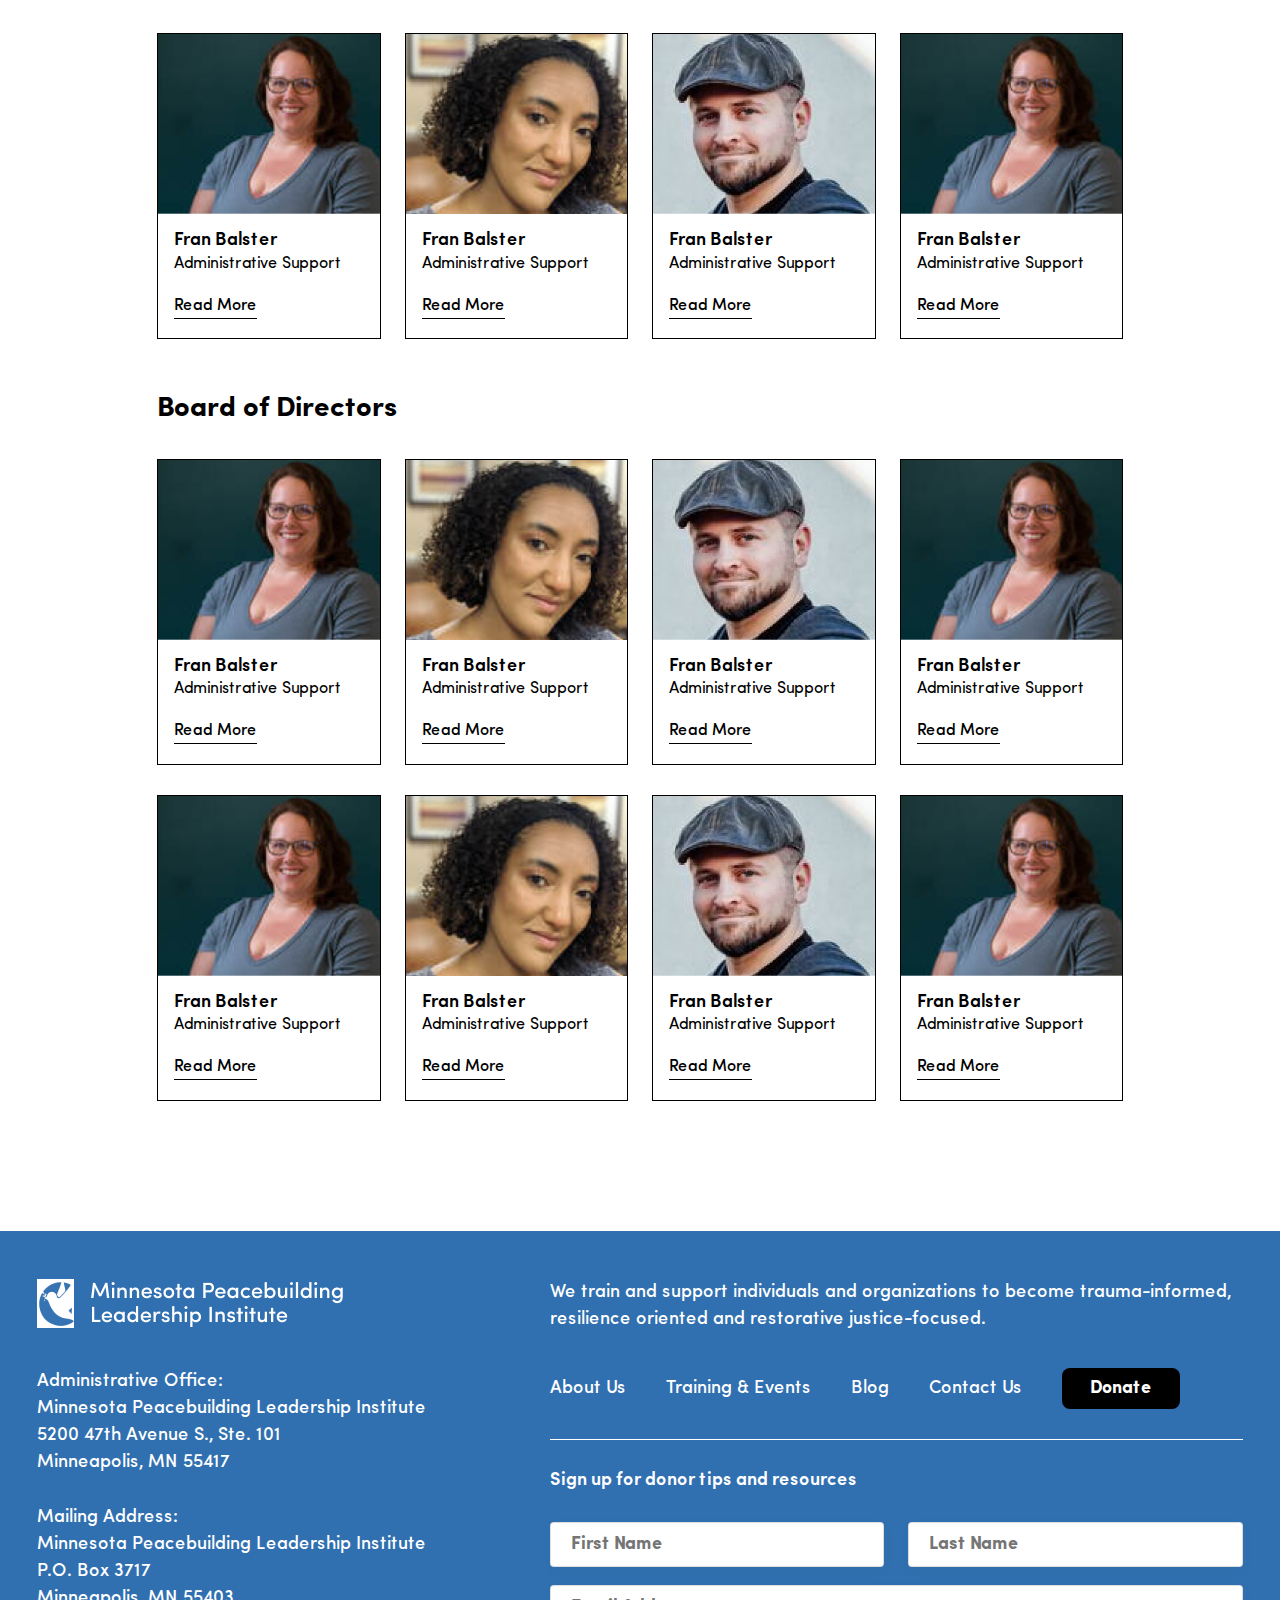
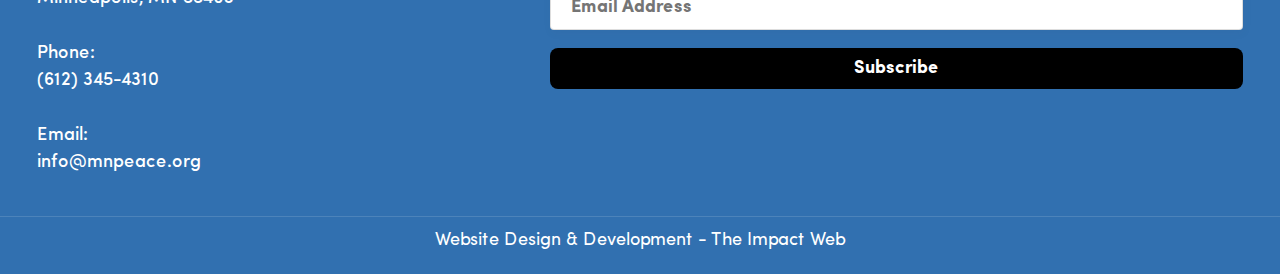
<file: leadership.html>
<!doctype html>
<html class="no-js" lang="">
    <head>
        <meta charset="utf-8">
        <meta http-equiv="x-ua-compatible" content="ie=edge">
        <title>leadership</title>
        <meta name="description" content="">
        <meta name="viewport" content="width=device-width, initial-scale=1"> 
		<link rel="shortcut icon" type="image/x-icon" href="#">
        <!-- Place favicon.ico in the root directory -->
        
		<!-- CSS here -->
        <link rel="stylesheet" href="assets/css/aos.css">
        <link rel="stylesheet" href="assets/css/bootstrap.min.css">
        <link rel="stylesheet" href="assets/css/fonts.css">
        <link rel="stylesheet" href="assets/css/style.css">
        <link rel="stylesheet" href="assets/css/responsive.css">
    </head>
    <body>

    <div class="header__top">
        <p>Coming to the Table in Minneapolis: Racial Healing Circle - <a href="">Click here</a></p>
    </div>
    <!-- header-area START -->
    <div class="header-area">
        <div class="container lg position-relative">
            <div class="row align-items-center">
                <div class="col-lg-3 col-8 ">
                    <div class="logo-area">
                        <a href="index.html"><img src="assets/img/logo.svg" alt=""></a>
                    </div>
                </div>
                <div class="col-lg-9 d-none d-lg-block text-right">
                    <div class="menu-area">
                        <nav>
                            <ul id="nav">
                                <li>
                                    <a href="#">About Us</a>
                                    <div class="mega__menu">
                                        <ul>
                                            <li><a href="#">About Us</a></li>
                                            <li><a href="#">Leaders & Partner</a></li>
                                            <li><a href="#">In the Media</a></li>
                                            <li><a href="#">STAR Outcome Research</a></li>
                                            <li><a href="#">Annual Report</a></li>
                                        </ul>
                                        <p>
                                            All of these communities are filled with individuals who have experienced intense psychological trauma and cry out for healing individually and collectively.
                                        </p>
                                    </div>
                                </li>
                                <li><a href="#">Training & Events</a></li> 
                                <li><a href="#">Blog</a></li> 
                                <li><a href="#">Contact Us</a></li>  
                                <li><button type="button" class="thm_btn">Donate</button></li>  
                            </ul>
                        </nav>
                    </div>
                </div>
                <div class="col-4 d-block d-lg-none text-center">
                    <div class="bar">
                        <a class="bar-icon siteBar-btn" href="#">
                            <span></span>
                        </a>
                    </div>
                </div>
            </div>
        </div>
    </div>
        <!-- mobile-menu START -->
        <div class="mobile-menu">
            <a href="#" class="bars siteBar-btn"><svg class="bi bi-x" width="1em" height="1em" viewBox="0 0 16 16" fill="currentColor" xmlns="http://www.w3.org/2000/svg">
                <path fill-rule="evenodd" d="M11.854 4.146a.5.5 0 010 .708l-7 7a.5.5 0 01-.708-.708l7-7a.5.5 0 01.708 0z" clip-rule="evenodd"/>
                <path fill-rule="evenodd" d="M4.146 4.146a.5.5 0 000 .708l7 7a.5.5 0 00.708-.708l-7-7a.5.5 0 00-.708 0z" clip-rule="evenodd"/>
            </svg></a> 
            <nav> 
                <ul id="nav">
                    <li><a href="#">About Us</a></li>
                    <li><a href="#">Training & Events</a></li> 
                    <li><a href="#">Blog</a></li> 
                    <li><a href="#">Contact Us</a></li>  
                    <li><button type="button" class="thm_btn">Donate</button></li>  
                </ul>
            </nav> 
        </div> 
    <!-- header-area END -->


    <main>


        <!---------Hero Section START ---------->
        <section class="Hero-area" >
            <div class="container">
                <div class="row">
                    <div class="col-lg-12">
                        <div class="Hero__text">
                            <h1>Leaders & Partners</h1>
                            <p>We discover how to restore the deep human need for justice</p>
                        </div>
                    </div>
                </div>
            </div>
        </section>
        <!---------Hero Section End ---------->


        <!---------team Section START ---------->
        <section class="team-area">
            <div class="container md">
                <div class="row">
                    <div class="col-lg-12 text-center mb-4 mb-md-5">
                        <div class="team__title">
                            <h3>Peacebuilding Team</h3>
                            <p>We  are grateful for community-wide support to extend Peacebuilding's mission.  </p>
                        </div>
                    </div>
                    <div class="col-lg-3 col-md-6">
                        <div class="team__blk">
                            <i><img src="assets/img/team-1.png" alt=""></i>
                            <div class="team__text">
                                <h5>Fran Balster </h5>
                                <p>Administrative Support</p>
                                <button type="button" data-bs-toggle="modal" data-bs-target="#teamModal">Read More</a>
                            </div>
                        </div>
                    </div>
                    <div class="col-lg-3 col-md-6">
                        <div class="team__blk">
                            <i><img src="assets/img/team-2.png" alt=""></i>
                            <div class="team__text">
                                <h5>Fran Balster </h5>
                                <p>Administrative Support</p>
                                <button type="button" data-bs-toggle="modal" data-bs-target="#teamModal">Read More</a>
                            </div>
                        </div>
                    </div>
                    <div class="col-lg-3 col-md-6">
                        <div class="team__blk">
                            <i><img src="assets/img/team-3.png" alt=""></i>
                            <div class="team__text">
                                <h5>Fran Balster </h5>
                                <p>Administrative Support</p>
                                <button type="button" data-bs-toggle="modal" data-bs-target="#teamModal">Read More</a>
                            </div>
                        </div>
                    </div>
                    <div class="col-lg-3 col-md-6">
                        <div class="team__blk">
                            <i><img src="assets/img/team-1.png" alt=""></i>
                            <div class="team__text">
                                <h5>Fran Balster </h5>
                                <p>Administrative Support</p>
                                <button type="button" data-bs-toggle="modal" data-bs-target="#teamModal">Read More</a>
                            </div>
                        </div>
                    </div>
                    <div class="col-lg-3 col-md-6">
                        <div class="team__blk">
                            <i><img src="assets/img/team-1.png" alt=""></i>
                            <div class="team__text">
                                <h5>Fran Balster </h5>
                                <p>Administrative Support</p>
                                <button type="button" data-bs-toggle="modal" data-bs-target="#teamModal">Read More</a>
                            </div>
                        </div>
                    </div>
                    <div class="col-lg-3 col-md-6">
                        <div class="team__blk">
                            <i><img src="assets/img/team-2.png" alt=""></i>
                            <div class="team__text">
                                <h5>Fran Balster </h5>
                                <p>Administrative Support</p>
                                <button type="button" data-bs-toggle="modal" data-bs-target="#teamModal">Read More</a>
                            </div>
                        </div>
                    </div>
                    <div class="col-lg-3 col-md-6">
                        <div class="team__blk">
                            <i><img src="assets/img/team-3.png" alt=""></i>
                            <div class="team__text">
                                <h5>Fran Balster </h5>
                                <p>Administrative Support</p>
                                <button type="button" data-bs-toggle="modal" data-bs-target="#teamModal">Read More</a>
                            </div>
                        </div>
                    </div>
                    <div class="col-lg-3 col-md-6">
                        <div class="team__blk">
                            <i><img src="assets/img/team-1.png" alt=""></i>
                            <div class="team__text">
                                <h5>Fran Balster </h5>
                                <p>Administrative Support</p>
                                <button type="button" data-bs-toggle="modal" data-bs-target="#teamModal">Read More</a>
                            </div>
                        </div>
                    </div>
                    <div class="col-lg-3 col-md-6">
                        <div class="team__blk">
                            <i><img src="assets/img/team-1.png" alt=""></i>
                            <div class="team__text">
                                <h5>Fran Balster </h5>
                                <p>Administrative Support</p>
                                <button type="button" data-bs-toggle="modal" data-bs-target="#teamModal">Read More</a>
                            </div>
                        </div>
                    </div>
                    <div class="col-lg-3 col-md-6">
                        <div class="team__blk">
                            <i><img src="assets/img/team-2.png" alt=""></i>
                            <div class="team__text">
                                <h5>Fran Balster </h5>
                                <p>Administrative Support</p>
                                <button type="button" data-bs-toggle="modal" data-bs-target="#teamModal">Read More</a>
                            </div>
                        </div>
                    </div>
                    <div class="col-lg-3 col-md-6">
                        <div class="team__blk">
                            <i><img src="assets/img/team-3.png" alt=""></i>
                            <div class="team__text">
                                <h5>Fran Balster </h5>
                                <p>Administrative Support</p>
                                <button type="button" data-bs-toggle="modal" data-bs-target="#teamModal">Read More</a>
                            </div>
                        </div>
                    </div>
                    <div class="col-lg-3 col-md-6">
                        <div class="team__blk">
                            <i><img src="assets/img/team-1.png" alt=""></i>
                            <div class="team__text">
                                <h5>Fran Balster </h5>
                                <p>Administrative Support</p>
                                <button type="button" data-bs-toggle="modal" data-bs-target="#teamModal">Read More</a>
                            </div>
                        </div>
                    </div>
                    <div class="col-lg-12 mb-4 mt-4">
                        <div class="team__title">
                            <h3>Special Project</h3>
                        </div>
                    </div>
                    <div class="col-lg-3 col-md-6">
                        <div class="team__blk">
                            <i><img src="assets/img/team-1.png" alt=""></i>
                            <div class="team__text">
                                <h5>Fran Balster </h5>
                                <p>Administrative Support</p>
                                <button type="button" data-bs-toggle="modal" data-bs-target="#teamModal">Read More</a>
                            </div>
                        </div>
                    </div>
                    <div class="col-lg-3 col-md-6">
                        <div class="team__blk">
                            <i><img src="assets/img/team-2.png" alt=""></i>
                            <div class="team__text">
                                <h5>Fran Balster </h5>
                                <p>Administrative Support</p>
                                <button type="button" data-bs-toggle="modal" data-bs-target="#teamModal">Read More</a>
                            </div>
                        </div>
                    </div>
                    <div class="col-lg-3 col-md-6">
                        <div class="team__blk">
                            <i><img src="assets/img/team-3.png" alt=""></i>
                            <div class="team__text">
                                <h5>Fran Balster </h5>
                                <p>Administrative Support</p>
                                <button type="button" data-bs-toggle="modal" data-bs-target="#teamModal">Read More</a>
                            </div>
                        </div>
                    </div>
                    <div class="col-lg-3 col-md-6">
                        <div class="team__blk">
                            <i><img src="assets/img/team-1.png" alt=""></i>
                            <div class="team__text">
                                <h5>Fran Balster </h5>
                                <p>Administrative Support</p>
                                <button type="button" data-bs-toggle="modal" data-bs-target="#teamModal">Read More</a>
                            </div>
                        </div>
                    </div>
                    <div class="col-lg-12 mb-4 mt-4">
                        <div class="team__title">
                            <h3>Board of Directors</h3>
                        </div>
                    </div>
                    <div class="col-lg-3 col-md-6">
                        <div class="team__blk">
                            <i><img src="assets/img/team-1.png" alt=""></i>
                            <div class="team__text">
                                <h5>Fran Balster </h5>
                                <p>Administrative Support</p>
                                <button type="button" data-bs-toggle="modal" data-bs-target="#teamModal">Read More</a>
                            </div>
                        </div>
                    </div>
                    <div class="col-lg-3 col-md-6">
                        <div class="team__blk">
                            <i><img src="assets/img/team-2.png" alt=""></i>
                            <div class="team__text">
                                <h5>Fran Balster </h5>
                                <p>Administrative Support</p>
                                <button type="button" data-bs-toggle="modal" data-bs-target="#teamModal">Read More</a>
                            </div>
                        </div>
                    </div>
                    <div class="col-lg-3 col-md-6">
                        <div class="team__blk">
                            <i><img src="assets/img/team-3.png" alt=""></i>
                            <div class="team__text">
                                <h5>Fran Balster </h5>
                                <p>Administrative Support</p>
                                <button type="button" data-bs-toggle="modal" data-bs-target="#teamModal">Read More</a>
                            </div>
                        </div>
                    </div>
                    <div class="col-lg-3 col-md-6">
                        <div class="team__blk">
                            <i><img src="assets/img/team-1.png" alt=""></i>
                            <div class="team__text">
                                <h5>Fran Balster </h5>
                                <p>Administrative Support</p>
                                <button type="button" data-bs-toggle="modal" data-bs-target="#teamModal">Read More</a>
                            </div>
                        </div>
                    </div>
                    <div class="col-lg-3 col-md-6">
                        <div class="team__blk">
                            <i><img src="assets/img/team-1.png" alt=""></i>
                            <div class="team__text">
                                <h5>Fran Balster </h5>
                                <p>Administrative Support</p>
                                <button type="button" data-bs-toggle="modal" data-bs-target="#teamModal">Read More</a>
                            </div>
                        </div>
                    </div>
                    <div class="col-lg-3 col-md-6">
                        <div class="team__blk">
                            <i><img src="assets/img/team-2.png" alt=""></i>
                            <div class="team__text">
                                <h5>Fran Balster </h5>
                                <p>Administrative Support</p>
                                <button type="button" data-bs-toggle="modal" data-bs-target="#teamModal">Read More</a>
                            </div>
                        </div>
                    </div>
                    <div class="col-lg-3 col-md-6">
                        <div class="team__blk">
                            <i><img src="assets/img/team-3.png" alt=""></i>
                            <div class="team__text">
                                <h5>Fran Balster </h5>
                                <p>Administrative Support</p>
                                <button type="button" data-bs-toggle="modal" data-bs-target="#teamModal">Read More</a>
                            </div>
                        </div>
                    </div>
                    <div class="col-lg-3 col-md-6">
                        <div class="team__blk">
                            <i><img src="assets/img/team-1.png" alt=""></i>
                            <div class="team__text">
                                <h5>Fran Balster </h5>
                                <p>Administrative Support</p>
                                <button type="button" data-bs-toggle="modal" data-bs-target="#teamModal">Read More</a>
                            </div>
                        </div>
                    </div>
                </div>
            </div>
        </section>
        <!---------team Section End ---------->
 


  <!-- Modal -->
  <div class="modal fade" id="teamModal" tabindex="-1" aria-labelledby="exampleModalLabel" aria-hidden="true">
    <div class="modal-dialog modal-lg modal-dialog-centered">
      <div class="modal-content">
        <div class="modal-header teamModal__header">
          <h5 class="modal-title" id="exampleModalLabel">More information</h5>
          <button type="button" data-bs-dismiss="modal" >Close</button>
        </div>
        <div class="modal-body">
            <div class="teamModal__info">
                <div class="team-membar">
                    <i>
                        <img src="assets/img/team-1.png" alt="">
                    </i>
                    <div class="">
                        <h4>Fran Balster </h4>
                        <p>She/Her (<a href="https://pronouns.org/what-and-why" target="_blank">Why we list pronouns</a>)</p>
                        <div class="d-flex gap-2 align-items-center">
                            <a href="#"><img src="assets/img/linkedin.svg" alt=""></a>
                            <a href="#"><img src="assets/img/twitter.svg" alt=""></a>
                        </div>
                    </div>
                </div>
                <p>Fran became a part of the Peacebuilding team in June of 2023 as administrative support for all of the smaller yet important details that keeps the organization running.  She is delighted to be included with this group and its important work as we build a better world around us piece by piece, person by person.Along with her work in Peacebuilding, Fran owns her own yoga business focused on bringing the healing practices of Yoga and bodywork to all - regardless of physical ability.  She became a registered yoga teacher (RYT-200) in 2021, certified in Accessible Yoga in 2022, and is currently on her way to becoming a IAYT-certified yoga therapist (C-IAYT) in 2025.</p>
            </div>
        </div>
      </div>
    </div>
  </div>


    </main>

        <!---------footer Section START ---------->
        <footer class="footer-area">
            <div class="container">
                <div class="row">
                    <div class="col-lg-5">
                        <div class="footer__logo">
                            <a href="#">
                                <img src="assets/img/logo-v2.png" alt="">
                            </a>
                        </div>
                    </div>
                    <div class="col-lg-7">
                        <div class="footer__text">
                            <p>We train and support individuals and organizations to become trauma-informed, resilience oriented and restorative justice-focused.</p>
                        </div>
                    </div>
                   
                    <div class="col-lg-5">
                        <div class="footer__logo">
                            <p>
                                Administrative Office: <br>
                                Minnesota Peacebuilding Leadership Institute <br>
                                 5200 47th Avenue S., Ste. 101 <br>
                                  Minneapolis, MN 55417</p>
                            <p>
                                Mailing Address: <br> 
                                Minnesota Peacebuilding Leadership Institute <br>
                                 P.O. Box 3717  <br>
                                 Minneapolis, MN 55403
                            </p>
                            <p>
                                Phone: <br> (612) 345-4310
                            </p>
                            <p>
                                Email: <br>info@mnpeace.org
                            </p>
                        </div>
                    </div>
                    <div class="col-lg-7">
                        <div class="footer__content">
                            <ul id="nav">
                                <li><a href="#">About Us</a></li>
                                <li><a href="#">Training & Events</a></li> 
                                <li><a href="#">Blog</a></li> 
                                <li><a href="#">Contact Us</a></li>  
                                <li><button type="button" class="thm_btn">Donate</button></li>  
                            </ul>
                            <hr>
                            <h5>Sign up for donor tips and resources</h5>
                            <div class="contact-form">
                                <form action="">
                                    <div class="row">
                                        <div class="col-lg-6">
                                            <div class="input__blk">
                                                <input type="text" placeholder="First Name">
                                            </div>
                                        </div>
                                        <div class="col-lg-6">
                                            <div class="input__blk">
                                                <input type="text" placeholder="Last Name">
                                            </div>
                                        </div>
                                        <div class="col-lg-12">
                                            <div class="input__blk">
                                                <input type="text" placeholder="Email Address">
                                            </div>
                                        </div>
                                        <div class="col-lg-12">
                                            <div class="input__blk">
                                                <button type="submit" class="thm_btn w-100">Subscribe</button>
                                            </div>
                                        </div>
                                    </div>
                                </form>
                            </div>
                        </div>
                    </div>
                </div>
            </div>
            <div class="footer__btm">
                <p>Website Design & Development - The Impact Web</p>
            </div>
        </footer>
        <!---------footer Section End ---------->
    
		<!-- JS here --> 
        <script src="assets/js/jquery-3.4.1.min.js"></script>
        <script src="assets/js/popper.min.js"></script>
        <script src="assets/js/bootstrap.min.js"></script>
        <script src="assets/js/aos.js"></script> 
        <script src="assets/js/main.js"></script>
    </body>
</html>
</file>
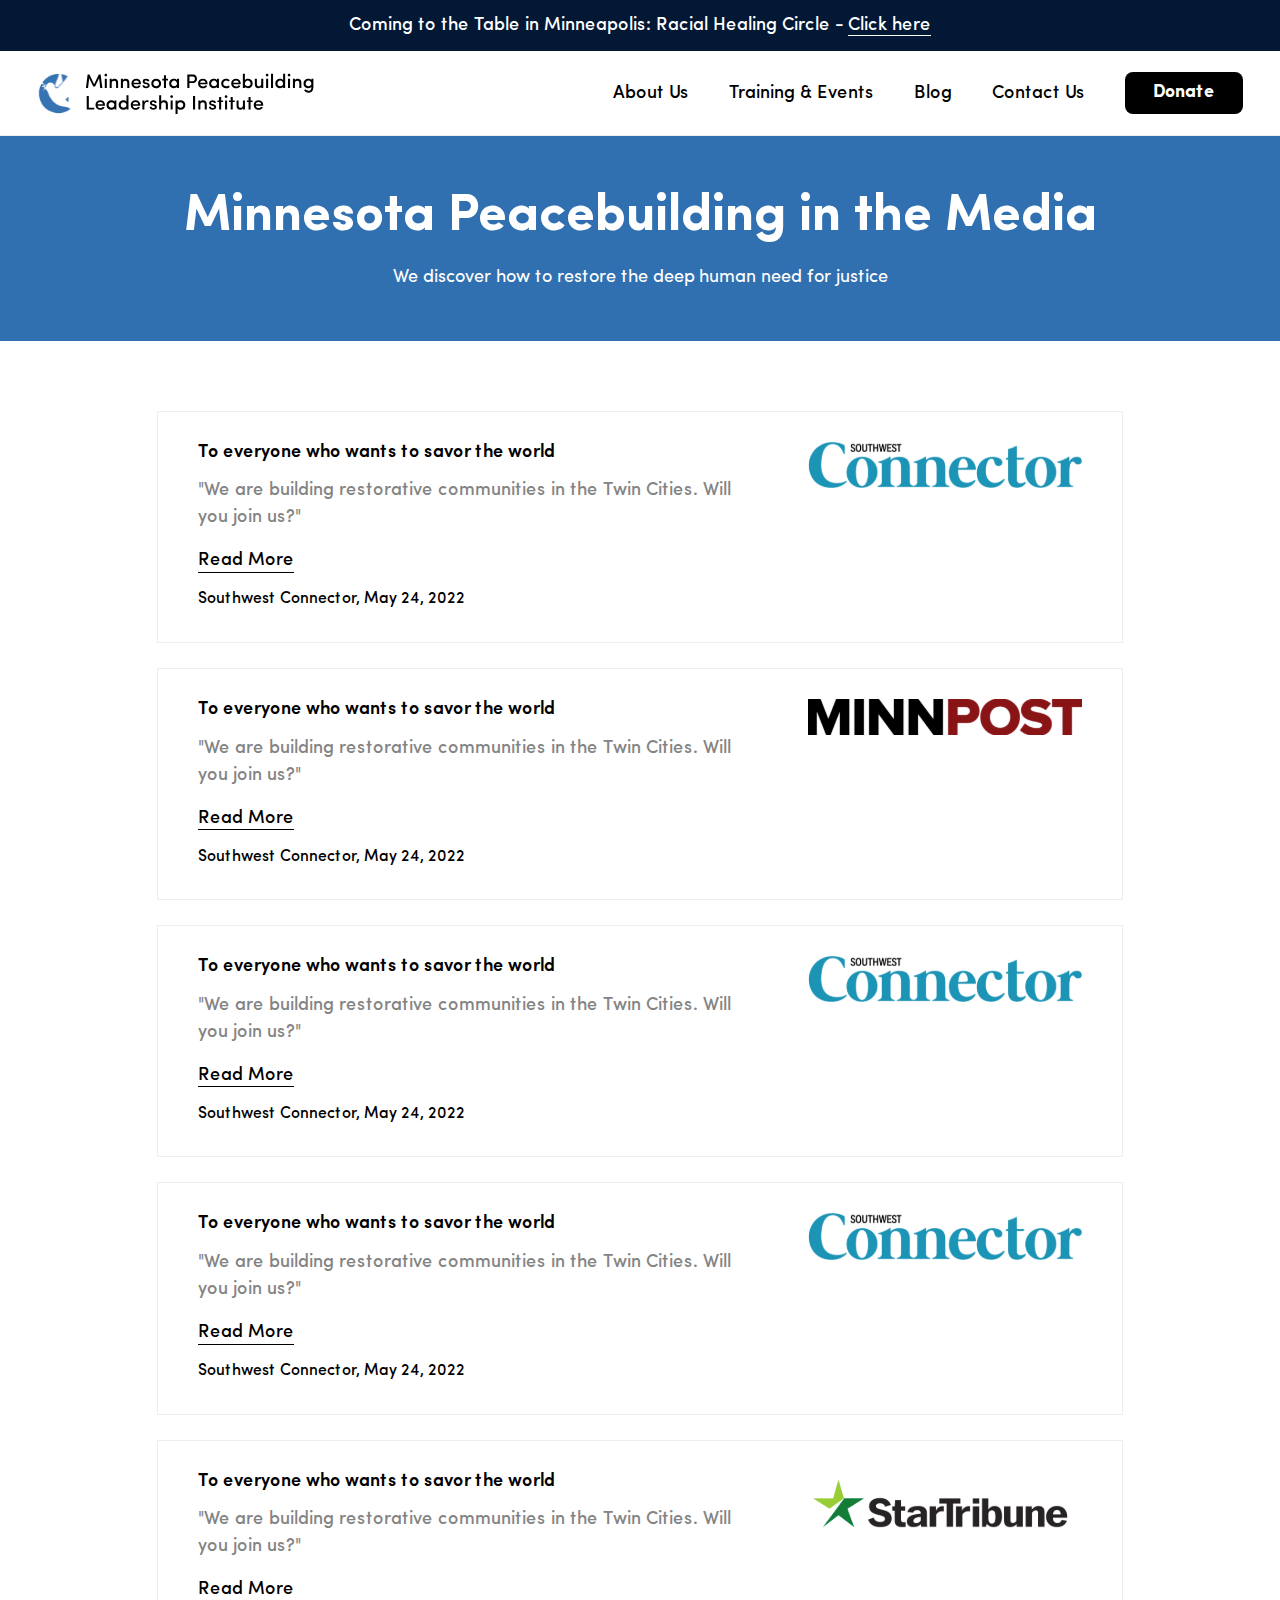
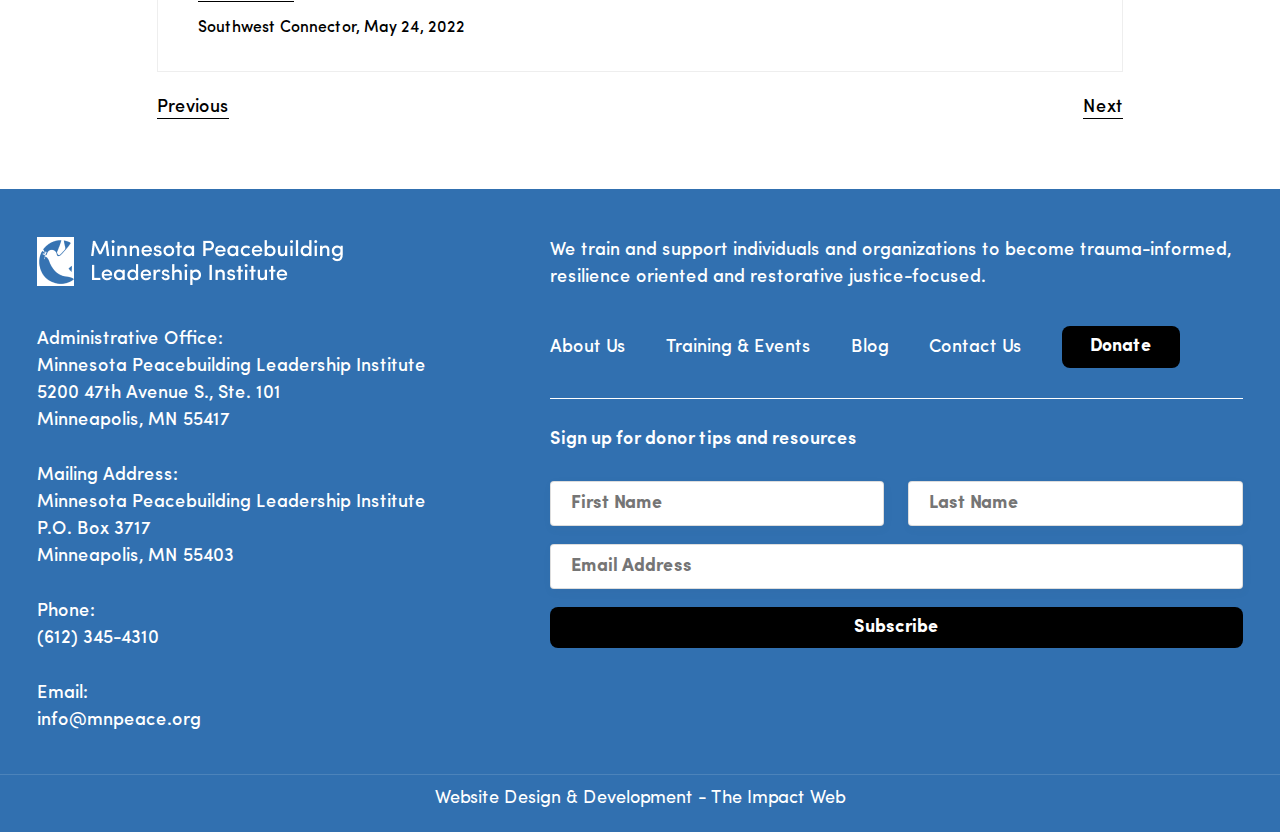
<file: media.html>
<!doctype html>
<html class="no-js" lang="">
    <head>
        <meta charset="utf-8">
        <meta http-equiv="x-ua-compatible" content="ie=edge">
        <title>media</title>
        <meta name="description" content="">
        <meta name="viewport" content="width=device-width, initial-scale=1"> 
		<link rel="shortcut icon" type="image/x-icon" href="#">
        <!-- Place favicon.ico in the root directory -->
        
		<!-- CSS here -->
        <link rel="stylesheet" href="assets/css/aos.css">
        <link rel="stylesheet" href="assets/css/bootstrap.min.css">
        <link rel="stylesheet" href="assets/css/fonts.css">
        <link rel="stylesheet" href="assets/css/style.css">
        <link rel="stylesheet" href="assets/css/responsive.css">
    </head>
    <body>

    <div class="header__top">
        <p>Coming to the Table in Minneapolis: Racial Healing Circle - <a href="">Click here</a></p>
    </div>
    <!-- header-area START -->
    <div class="header-area">
        <div class="container lg position-relative">
            <div class="row align-items-center">
                <div class="col-lg-3 col-8 ">
                    <div class="logo-area">
                        <a href="index.html"><img src="assets/img/logo.svg" alt=""></a>
                    </div>
                </div>
                <div class="col-lg-9 d-none d-lg-block text-right">
                    <div class="menu-area">
                        <nav>
                            <ul id="nav">
                                <li>
                                    <a href="#">About Us</a>
                                    <div class="mega__menu">
                                        <ul>
                                            <li><a href="#">About Us</a></li>
                                            <li><a href="#">Leaders & Partner</a></li>
                                            <li><a href="#">In the Media</a></li>
                                            <li><a href="#">STAR Outcome Research</a></li>
                                            <li><a href="#">Annual Report</a></li>
                                        </ul>
                                        <p>
                                            All of these communities are filled with individuals who have experienced intense psychological trauma and cry out for healing individually and collectively.
                                        </p>
                                    </div>
                                </li>
                                <li><a href="#">Training & Events</a></li> 
                                <li><a href="#">Blog</a></li> 
                                <li><a href="#">Contact Us</a></li>  
                                <li><button type="button" class="thm_btn">Donate</button></li>  
                            </ul>
                        </nav>
                    </div>
                </div>
                <div class="col-4 d-block d-lg-none text-center">
                    <div class="bar">
                        <a class="bar-icon siteBar-btn" href="#">
                            <span></span>
                        </a>
                    </div>
                </div>
            </div>
        </div>
    </div>
        <!-- mobile-menu START -->
        <div class="mobile-menu">
            <a href="#" class="bars siteBar-btn"><svg class="bi bi-x" width="1em" height="1em" viewBox="0 0 16 16" fill="currentColor" xmlns="http://www.w3.org/2000/svg">
                <path fill-rule="evenodd" d="M11.854 4.146a.5.5 0 010 .708l-7 7a.5.5 0 01-.708-.708l7-7a.5.5 0 01.708 0z" clip-rule="evenodd"/>
                <path fill-rule="evenodd" d="M4.146 4.146a.5.5 0 000 .708l7 7a.5.5 0 00.708-.708l-7-7a.5.5 0 00-.708 0z" clip-rule="evenodd"/>
            </svg></a> 
            <nav> 
                <ul id="nav">
                    <li><a href="#">About Us</a></li>
                    <li><a href="#">Training & Events</a></li> 
                    <li><a href="#">Blog</a></li> 
                    <li><a href="#">Contact Us</a></li>  
                    <li><button type="button" class="thm_btn">Donate</button></li>  
                </ul>
            </nav> 
        </div> 
    <!-- header-area END -->


    <main>


        <!---------Hero Section START ---------->
        <section class="Hero-area" >
            <div class="container">
                <div class="row">
                    <div class="col-lg-12">
                        <div class="Hero__text">
                            <h1>Minnesota Peacebuilding in the Media</h1>
                            <p>We discover how to restore the deep human need for justice                            </p>
                        </div>
                    </div>
                </div>
            </div>
        </section>
        <!---------Hero Section End ---------->


        <!---------media Section START ---------->
        <section class="media-area">
            <div class="container md">
                <div class="row">
                    <div class="col-lg-12">
                        <div class="media__blk">
                            <div class="media__text">
                                <h5>To everyone who wants to savor the world</h5>
                                <p>"We are building restorative communities in the Twin Cities. Will you join us?"</p>
                                <a href="#" class="link__btn">Read More</a>
                                <small>Southwest Connector, May 24, 2022</small>
                            </div>
                            <i>
                                <img src="assets/img/media-logo-1.svg" alt="">
                            </i>
                        </div>
                    </div>
                    <div class="col-lg-12">
                        <div class="media__blk">
                            <div class="media__text">
                                <h5>To everyone who wants to savor the world</h5>
                                <p>"We are building restorative communities in the Twin Cities. Will you join us?"</p>
                                <a href="#" class="link__btn">Read More</a>
                                <small>Southwest Connector, May 24, 2022</small>
                            </div>
                            <i>
                                <img src="assets/img/media-logo-2.svg" alt="">
                            </i>
                        </div>
                    </div>
                    <div class="col-lg-12">
                        <div class="media__blk">
                            <div class="media__text">
                                <h5>To everyone who wants to savor the world</h5>
                                <p>"We are building restorative communities in the Twin Cities. Will you join us?"</p>
                                <a href="#" class="link__btn">Read More</a>
                                <small>Southwest Connector, May 24, 2022</small>
                            </div>
                            <i>
                                <img src="assets/img/media-logo-1.svg" alt="">
                            </i>
                        </div>
                    </div>
                    <div class="col-lg-12">
                        <div class="media__blk">
                            <div class="media__text">
                                <h5>To everyone who wants to savor the world</h5>
                                <p>"We are building restorative communities in the Twin Cities. Will you join us?"</p>
                                <a href="#" class="link__btn">Read More</a>
                                <small>Southwest Connector, May 24, 2022</small>
                            </div>
                            <i>
                                <img src="assets/img/media-logo-1.svg" alt="">
                            </i>
                        </div>
                    </div>
                    <div class="col-lg-12">
                        <div class="media__blk">
                            <div class="media__text">
                                <h5>To everyone who wants to savor the world</h5>
                                <p>"We are building restorative communities in the Twin Cities. Will you join us?"</p>
                                <a href="#" class="link__btn">Read More</a>
                                <small>Southwest Connector, May 24, 2022</small>
                            </div>
                            <i>
                                <img src="assets/img/media-logo-3.svg" alt="">
                            </i>
                        </div>
                    </div>
                    <div class="col-lg-12">
                        <div class="d-flex justify-content-between align-items-center">
                            <a href="# " class="link__btn">Previous</a>
                            <a href="# " class="link__btn">Next</a>
                        </div>
                    </div>
                </div>
            </div>
        </section>
        <!---------media Section End ---------->
 



    </main>

        <!---------footer Section START ---------->
        <footer class="footer-area">
            <div class="container">
                <div class="row">
                    <div class="col-lg-5">
                        <div class="footer__logo">
                            <a href="#">
                                <img src="assets/img/logo-v2.png" alt="">
                            </a>
                        </div>
                    </div>
                    <div class="col-lg-7">
                        <div class="footer__text">
                            <p>We train and support individuals and organizations to become trauma-informed, resilience oriented and restorative justice-focused.</p>
                        </div>
                    </div>
                   
                    <div class="col-lg-5">
                        <div class="footer__logo">
                            <p>
                                Administrative Office: <br>
                                Minnesota Peacebuilding Leadership Institute <br>
                                 5200 47th Avenue S., Ste. 101 <br>
                                  Minneapolis, MN 55417</p>
                            <p>
                                Mailing Address: <br> 
                                Minnesota Peacebuilding Leadership Institute <br>
                                 P.O. Box 3717  <br>
                                 Minneapolis, MN 55403
                            </p>
                            <p>
                                Phone: <br> (612) 345-4310
                            </p>
                            <p>
                                Email: <br>info@mnpeace.org
                            </p>
                        </div>
                    </div>
                    <div class="col-lg-7">
                        <div class="footer__content">
                            <ul id="nav">
                                <li><a href="#">About Us</a></li>
                                <li><a href="#">Training & Events</a></li> 
                                <li><a href="#">Blog</a></li> 
                                <li><a href="#">Contact Us</a></li>  
                                <li><button type="button" class="thm_btn">Donate</button></li>  
                            </ul>
                            <hr>
                            <h5>Sign up for donor tips and resources</h5>
                            <div class="contact-form">
                                <form action="">
                                    <div class="row">
                                        <div class="col-lg-6">
                                            <div class="input__blk">
                                                <input type="text" placeholder="First Name">
                                            </div>
                                        </div>
                                        <div class="col-lg-6">
                                            <div class="input__blk">
                                                <input type="text" placeholder="Last Name">
                                            </div>
                                        </div>
                                        <div class="col-lg-12">
                                            <div class="input__blk">
                                                <input type="text" placeholder="Email Address">
                                            </div>
                                        </div>
                                        <div class="col-lg-12">
                                            <div class="input__blk">
                                                <button type="submit" class="thm_btn w-100">Subscribe</button>
                                            </div>
                                        </div>
                                    </div>
                                </form>
                            </div>
                        </div>
                    </div>
                </div>
            </div>
            <div class="footer__btm">
                <p>Website Design & Development - The Impact Web</p>
            </div>
        </footer>
        <!---------footer Section End ---------->
    
		<!-- JS here --> 
        <script src="assets/js/jquery-3.4.1.min.js"></script>
        <script src="assets/js/popper.min.js"></script>
        <script src="assets/js/bootstrap.min.js"></script>
        <script src="assets/js/aos.js"></script> 
        <script src="assets/js/main.js"></script>
    </body>
</html>
</file>
<file: assets/css/fonts.css>
@font-face {
    font-family: 'Sofia Pro';
    src: url('../font/SofiaPro-BlackItalic.woff2') format('woff2'),
        url('../font/SofiaPro-BlackItalic.woff') format('woff');
    font-weight: 900;
    font-style: italic;
    font-display: swap;
}

@font-face {
    font-family: 'Sofia Pro';
    src: url('../font/SofiaPro-Bold.woff2') format('woff2'),
        url('../font/SofiaPro-Bold.woff') format('woff');
    font-weight: bold;
    font-style: normal;
    font-display: swap;
}

@font-face {
    font-family: 'Sofia Pro';
    src: url('../font/SofiaPro-Black.woff2') format('woff2'),
        url('../font/SofiaPro-Black.woff') format('woff');
    font-weight: 900;
    font-style: normal;
    font-display: swap;
}

@font-face {
    font-family: 'Sofia Pro';
    src: url('../font/SofiaPro-BoldItalic.woff2') format('woff2'),
        url('../font/SofiaPro-BoldItalic.woff') format('woff');
    font-weight: bold;
    font-style: italic;
    font-display: swap;
}

@font-face {
    font-family: 'Sofia Pro';
    src: url('../font/SofiaPro-ExtraLight.woff2') format('woff2'),
        url('../font/SofiaPro-ExtraLight.woff') format('woff');
    font-weight: 200;
    font-style: normal;
    font-display: swap;
}

@font-face {
    font-family: 'Sofia Pro';
    src: url('../font/SofiaPro-ExtraLightItalic.woff2') format('woff2'),
        url('../font/SofiaPro-ExtraLightItalic.woff') format('woff');
    font-weight: 200;
    font-style: italic;
    font-display: swap;
}

@font-face {
    font-family: 'Sofia Pro';
    src: url('../font/SofiaPro-Light.woff2') format('woff2'),
        url('../font/SofiaPro-Light.woff') format('woff');
    font-weight: 300;
    font-style: normal;
    font-display: swap;
}

@font-face {
    font-family: 'Sofia Pro';
    src: url('../font/SofiaPro-LightItalic.woff2') format('woff2'),
        url('../font/SofiaPro-LightItalic.woff') format('woff');
    font-weight: 300;
    font-style: italic;
    font-display: swap;
}

@font-face {
    font-family: 'Sofia Pro';
    src: url('../font/SofiaPro-Medium.woff2') format('woff2'),
        url('../font/SofiaPro-Medium.woff') format('woff');
    font-weight: 500;
    font-style: normal;
    font-display: swap;
}

@font-face {
    font-family: 'Sofia Pro';
    src: url('../font/SofiaPro-MediumItalic.woff2') format('woff2'),
        url('../font/SofiaPro-MediumItalic.woff') format('woff');
    font-weight: 500;
    font-style: italic;
    font-display: swap;
}

@font-face {
    font-family: 'Sofia Pro';
    src: url('../font/SofiaPro.woff2') format('woff2'),
        url('../font/SofiaPro.woff') format('woff');
    font-weight: normal;
    font-style: normal;
    font-display: swap;
}

@font-face {
    font-family: 'Sofia Pro';
    src: url('../font/SofiaPro-Italic.woff2') format('woff2'),
        url('../font/SofiaPro-Italic.woff') format('woff');
    font-weight: normal;
    font-style: italic;
    font-display: swap;
}

@font-face {
    font-family: 'Sofia Pro';
    src: url('../font/SofiaPro-SemiBold.woff2') format('woff2'),
        url('../font/SofiaPro-SemiBold.woff') format('woff');
    font-weight: 600;
    font-style: normal;
    font-display: swap;
}

@font-face {
    font-family: 'Sofia Pro';
    src: url('../font/SofiaPro-SemiBoldItalic.woff2') format('woff2'),
        url('../font/SofiaPro-SemiBoldItalic.woff') format('woff');
    font-weight: 600;
    font-style: italic;
    font-display: swap;
}

@font-face {
    font-family: 'Sofia Pro';
    src: url('../font/SofiaPro-UltraLight.woff2') format('woff2'),
        url('../font/SofiaPro-UltraLight.woff') format('woff');
    font-weight: 200;
    font-style: normal;
    font-display: swap;
}

@font-face {
    font-family: 'Sofia Pro';
    src: url('../font/SofiaPro-UltraLightItalic.woff2') format('woff2'),
        url('../font/SofiaPro-UltraLightItalic.woff') format('woff');
    font-weight: 200;
    font-style: italic;
    font-display: swap;
}
</file>
<file: assets/css/style.css>
/*   Theme default css */

/* ======font family=========
font-family: 'Sofia Pro';
*/

:root{

  --thmColor: #3170B0;
  --textColor: #3673B2;

  --f18 : 18px;
  --f20 : 20px;
  --f22 : 22px;
  --f24 : 24px;
  --f28 : 28px;
  --f30 : 30px;
  --f32 : 32px;
  --f36 : 36px;
  --f40 : 40px;
  --f48 : 48px;
  --f52 : 52px;

}


body {
  font-weight: 400;
  font-size: var(--f18);
  margin: 0;
  padding: 0;
  font-family: 'Sofia Pro';
  color: #000;
}

img{
  max-width: 100%;
}
  
button {
  cursor: pointer; 
  border: none;
  padding: 0;
  background: none;
}

a:focus,
button:focus {
  text-decoration: none;
  outline: none; }

a:focus,
a:hover {
  text-decoration: none; }

a,
button {
  color: inherit;
  outline: medium none; 
  text-decoration: none;
}

button:focus, input:focus, input:focus, textarea, textarea:focus {
  outline: 0; }

 
h1,
h2,
h3,
h4,
h5,
h6 {
  margin-top: 0px; 
  font-weight: 700;
 }

h1 a,
h2 a,
h3 a,
h4 a,
h5 a,
h6 a {
  color: inherit; }

h1 {
  font-size: 40px; }

h2 {
  font-size: 35px; }

h3 {
  font-size: var(--f28);
  }

h4 {
  font-size: var(--f24);
  }

h5 {
  font-size: var(--f18);
  font-weight: 600;
  }

h6 {
  font-size: 16px; }

ul {
  margin: 0px;
  padding: 0px; }

li {
  list-style: none; }

.pb_150{padding-bottom: 150px;}
.pb_100{padding-bottom: 100px;}
.pb_50{padding-bottom: 50px;}
.pt_150{padding-top: 150px;}
.pt_100{padding-top: 100px;}
.pt_50{padding-top: 50px;}

.mb_150{margin-bottom: 150px;}
.mb_100{margin-bottom: 100px;}
.mb_50{margin-bottom: 50px;}
.mt_150{margin-top: 150px;}
.mt_100{margin-top: 100px;}
.mt_50{margin-top: 50px;}
 
.thm_btn{
    padding: 10px 28px;
    font-weight: 700;
    background: #000;
    border-radius: 8px;
    color: #fff;
    display: inline-block;
    line-height: 1.2;
    transition: all .3s;
}

.thm_btn:hover {
    background: var(--thmColor);
}

/* default-css END 
================================== */
 


.header-area {
  padding: 20px 0;
  width: 100%;
  z-index: 99;
  background: #fff;
  position: sticky;
  top: 0;
  border-bottom: 1px solid #0001;
}

.header__top {
    background: #021835;
    color: #fff;
    text-align: center;
    padding: 12px;
}

.header__top p {
    margin: 0;
    font-weight: 500;
}

.header__top p a {
    border-bottom: 1px solid;
}
.menu-area nav ul li {
  list-style: none;
  display: inline-block;
}

.menu-area nav ul li a {
  display: inline-block;
  position: relative;
  font-weight: 500;
  transition: all .3s;
}

.menu-area nav ul li a:hover {
    color: var(--thmColor);
}
.mega__menu {
    display: flex;
    position: absolute;
    background: #fff;
    right: 0;
    padding: 50px 30px 40px;
    max-width: 800px;
    gap: 70px;
    border-radius: 0 0 10px 10px;
    visibility: hidden;
}

.menu-area nav ul li:hover .mega__menu {
    visibility: visible;
}

.mega__menu p {
    font-size: var(--f20);
}

.mega__menu ul {
    flex-direction: column;
    text-align: left;
    align-items: start !important;
    justify-content: end !important;
    gap: 10px !IMPORTANT;
    flex-shrink: 0;
}

.menu-area ul {
    display: flex;
    align-items: center;
    justify-content: end;
    gap: 40px;
}

/* humbergar */
.bar a {
  width: 35px;
  height: 35px;
  float: right;
  position: relative;
} 
.bar a span {
  width: 100%;
  height: 3px;
  background: #000;
  display: block;
  position: relative;
  top: 17px;
  border-radius: 30px;
  transition: .3s;
} 
.bar a span:before {left: 0;content: "";position: absolute;width: 100%;height: 100%;background: #000;bottom: 10px;border-radius: 30px;transition: .3s;} 
.bar a span:after {left: 0;content: "";position: absolute;width: 100%;height: 100%;background: #000;bottom: -10px;border-radius: 30px;transition: .3s;}
 
/* humbarger END */
 

/* mobile-menu START */
.mobile-menu {
  position: fixed;
  width: 320px;
  height: 100vh;
  background: #ffffff;
  z-index: 99;
  box-shadow: 0px 0px 9px -1px #737373;
  top: 0;
  left: 0;
  transition: .3s;
  margin-left: -400px;
  padding-left: 40px;
  padding-top: 100px;
}
.siteBar{
  margin-left: 0; 
}
.mobile-menu ul#pills-tab {
  margin-top: 90px;
  margin-bottom: 35px !important;
  display: block;
}
.mobile-menu  nav ul li {
  list-style: none;
  display: block;
}

.mobile-menu nav ul li a {
  font-size: 18px;
  line-height: 40px;
  transition: .3s;
  font-weight: 500;
}

.mobile-menu nav ul li button {
    position: absolute;
    bottom: 25px;
    width: 75%;
}

.mobile-menu a.bars {
  position: absolute;
  right: 20px;
  top: 15px;
  width: 40px;
  height: 40px;
  text-align: center;
  line-height: 40px;
  border-radius: 50%;
  font-size: 32px;
  color: #000;
}

/* Header section END */


/*============ Area Start =============*/

.trauma-area {height: 460px;background-size: cover;background-position: center;position: relative;}

.trauma-area:after {
    content: "";
    position: absolute;
    width: 50%;
    height: 100%;
    background: #0007;
    top: 0;
    right: 0;
    z-index: 0;
}
.container {max-width: 1230px;}

.container.md {
    max-width: 990px;
}
.trauma__text {max-width: 420px;margin-left: auto;margin-top: 230px;position: relative;color: #ffff;z-index: 1;}

.trauma__text h1 {
    font-size: var(--f52);
}

/*============ Area End =============*/


/*============community Area Start =============*/

.community-area {padding: 70px 0;text-align: center;}
.community__content {max-width: 980px;margin: auto;}

.community__content .youtube__frame {
    max-width: 480px;
    margin: 40px  auto;
}

.community__content ul {
    display: flex;
    flex-wrap: wrap;
    gap: 16px 30px;
    justify-content: center;
    margin: 30px 0;
}

.community__content ul li {
    display: flex;
    align-items: center;
    gap: 10px;
    font-weight: 600;
}

.community__content h3 {
    margin-bottom: 20px;
}

/*============community Area End =============*/


/*============programs Area Start =============*/

.programs-area {padding: 110px 0;background-size: cover;background-position: center;text-align: center;background-color: #000;color: #fff;}
.programs__content {max-width: 850px;margin: auto;}

.programs__content h3 {
    font-size: var(--f32);
    font-weight: 500;
    margin-bottom: 30px;
}
/*============programs Area End =============*/


/*============unresolved Area Start =============*/

.unresolved-area {padding: 100px 0;}

.unresolved-area .row {
    align-items: center;
}

.unresolved__content {max-width: 510px;margin-left: auto;}

.unresolved__content a {
    margin-top: 30px;
}

.unresolved__content h3 {
    margin-bottom: var(--f28);
}
/*============unresolved Area End =============*/


/*============Events Area Start =============*/

.Events-area {background: #EBF1F7;padding: 50px 0;}
.sec__title {display: flex;align-items: center;justify-content: space-between;margin-bottom: 25px;}


.sec__title h3 {
    margin: 0;
    font-weight: 600;
    color: var(--textColor);
}
.link__btn {font-weight: 500;display: inline-block;border-bottom: 1px solid;line-height: 1.2;transition: all .3s;}

.link__btn:hover {
    color: var(--thmColor);
}

.Events__blk {background: #fff;border: 1px solid #0002;border-radius: 8px;padding: 20px;display: flex;flex-direction: column;gap: 15px;}

.Events__blk a {
    display: block;
    color: var(--textColor);
    border-bottom: 1px solid;
    width: max-content;
    line-height: 1.1;
}

.Events__blk p {
    margin: 0;
}

.Events__blk h6 {
    font-weight: 600;
    margin: 0;
}

.Events__blk span {
    font-weight: 500;
}

.Events__blk i {
    display: block;
    height: 180px;
}
/*============Events Area End =============*/


/*============brand Area Start =============*/

.brand-area {background: #000;padding: 60px 0;}

.brand__logo ul {
    display: flex;
    align-items: center;
    gap: 30px;
    justify-content: space-between;
}
.blog-area {padding: 50px 0 80px;}
.blog__blk {padding: 20px;border: 1px solid #0002;border-radius: 8px;}

.blog__blk a {
    color: var(--textColor);
    border-bottom: 1px solid var(--textColor);
}

.blog__blk p {
    font-size: 16px;
}

.blog__blk h5 {
    font-weight: 600;
    margin-bottom: 16px;
}

.blog__blk i {
    display: block;
    margin-bottom: 24px;
}
/*============brand Area End =============*/


/*============about Area Start =============*/
.about-area {padding: 80px 0;}

.about-area .container {
    max-width: 990px;
}

.about__text {margin-bottom: var(--f40);}

.about__text p {
    line-height: var(--f28);
}

.about__img {margin-bottom: var(--f40);}
/*============about Area End =============*/


/*============Hero Area Start =============*/
.Hero-area {text-align: center;background: var(--thmColor);color: #fff;padding: 50px 0;}
.Hero__text p {
    max-width: 970px;
    margin: auto;
}

.Hero__text h1 {font-size: var(--f52);margin-bottom: 15px;}
/*============Hero Area End =============*/


/*============team Area Start =============*/
.team-area {padding: 50px 0 100px;}

.team__title p {
    margin-top: 20px;
}
.team__blk {border: 1px solid #000;margin-bottom: 30px;}

.team__blk i {
    display: block;
    height: 180px;
    overflow: hidden;
}

.team__blk:hover i img {
    scale: 1.1;
}

.team__blk i img {
    width: 100%;
    height: 100%;
    object-fit: cover;
    transition: all .3s;
}
.team__text {height: 124px;padding: 16px;}

.team__text button {
    font-size: 16px;
    font-weight: 500;
    border-bottom: 1px solid;
    transition: all .3s;
}

.team__text button:hover {
    color: var(--thmColor);
}

.team__text p {
    font-size: 16px;
}

.team__text h5 {
    margin: 0;
}

.teamModal__info {padding: 20px;}
.team-membar {display: flex;margin-bottom: 20px;}

.team-membar p a {
    border-bottom: 1px solid;
}

.team-membar i {
    max-width: 180px;
    display: block;
    margin-right: 50px;
}

/*============team Area End =============*/


/*============media Area Start =============*/
.media-area {padding: 70px 0;}
.media__blk {border: 1px solid #0001;padding: 30px 40px;display: flex;gap: 50px;margin-bottom: 25px;}
.media__text {max-width: 560px;width: 100%;}

.media__text small {
    display: block;
    font-weight: 500;
    margin-top: 14px;
}

.media__text p {
    font-weight: 500;
    color: #848484;
    margin-top: 14px;
}

/*============media Area End =============*/


/*============Training Area Start =============*/
.Training-area {padding: 60px 0 100px;}
.Training__blk {border: 1px solid #0002;border-radius: 4px;overflow: hidden;margin-bottom: 30px;}

.Training__blk p {
    line-height: 1.4;
}

.Training__blk > i {
    height: 240px;
    display: block;
    overflow: hidden;
}

.Training__blk > i img {
    width: 100%;
    height: 100%;
    object-fit: cover;
}
.Training__text {padding: 20px;}

.Training__text > div {
    margin-top: 30px;
    align-items: flex-start;
}

.Training__text label {
    display: block;
    line-height: 1;
    font-size: 16px;
    font-weight: 500;
    color: #848484;
}

.Top__btn{
    display: flex;
    flex-direction: column;
    justify-content: center;
    align-items: center;
    width: max-content;
    margin-left: auto;
    margin-bottom: 50px;
    margin-right: 40px;
    gap: 10px;
    font-weight: 500;
}





.Training-details {margin-top: 20px;}

.Training-details > p {
    font-weight: 500;
    text-align: center;
    margin: 30px 0;
}

.Training-details small {
    text-align: center;
    display: block;
    margin: 14px 0 20px;
    font-size: 14px;
    font-weight: 500;
    color: #5D5D5D;
}

.Training-details i {
    display: block;
    margin-bottom: 28px;
}
.Training__btns {display: flex;/* align-items: center; */justify-content: center;gap: 16px;}
.Training__date {border: 1px solid #355FFE;background: #F5F7FF;}

.Training__date  ul {
    display: flex;
    align-items: center;
    padding: 15px 30px;
    gap: 30px;
    justify-content: space-between;
}

.Training__date ul b {
    font-weight: 600;
}

.Training__date ul li span {
    display: block;
}

.Training__intro p {
    margin-bottom: 24px;
}

.Training__intro p a {
    border-bottom: 1px solid;
}

.Training__intro> i {
    margin-bottom: 24px;
    display: block;
    color: #848484;
}

.Training__intro h5 {
    margin-bottom: 24px;
}

.Training__intro .youtube__frame {
    max-width: 730px;
    margin: 10px auto 30px;
}


.list-disk li {
    margin-left: 20px;
    list-style: disc;
}
.note__blk {border: 1px solid #0002;background: #F5F7FF;padding: var(--f40);margin: 24px 0;}
.list-num {margin-bottom: 24px;}

.list-num li {
    list-style: auto;
    margin-left: 20px;
}

.tag__blk {margin-top: 30px;}

.tag__blk h5 {
    color: #355FFE;
    margin-bottom: 20px;
}

.tag__blk ul {
    display: flex;
    flex-wrap: wrap;
    justify-content: center;
    gap: 15px;
}

.tag__blk ul li a {
    font-size: 16px;
    font-weight: 500;
    color: #0007;
    border: 1px solid #0002;
    display: block;
    padding: 10px 20px;
    border-radius: 4px;
    transition: all .3s;
}
/*============Training Area End =============*/


/*============ Area Start =============*/
.contact-area {padding: 50px 0 80px;}

.contact-area hr {
    margin: 40px 0;
}

.contact__info p:last-child {
    margin: 0;
}

.contact__info p {
    font-weight: 500;
    line-height: 1.2;
}

.contact__info p a {
    color: #3170B0;
    border-bottom: 1px solid;
}

.select__blk {height: 90px;}

.select__blk label {
    margin-bottom: 6px;
}

.select__blk .nice-select {
    height: 45px;
    display: flex;
    align-items: center;
    border-color: rgb(66 80 102 / 45%);
}

.g-recaptcha {margin-bottom: 25px;}
.iti {
    width: 100%;
    margin-top: 8px;
    height: 46px;
}

input#phone {
    height: 46px;
    border-color: rgb(66 80 102 / 45%);
}

button.iti__selected-country {
    gap: 3px;
}
.nice-select:after {
    width: 9px;
    height: 9px;
    border-color: #0009;
}
/*============ Area End =============*/


/*============Report Area Start =============*/
.Report-area {padding: 80px 0 100px;}
.Report__blk {padding: 30px;border: 1px solid #0001;margin-bottom: 25px;}

.Report__blk p {
    color: #848484;
    font-size: 16px;
    margin: 20px 0;
}
.ReportModal__body{
    padding: 10px;
}

.ReportModal__body i {
    display: block;
    max-width: 90%;
    margin: auto;
}
/*============Report Area End =============*/


/*============ Area Start =============*/

/*============ Area End =============*/

/*============footer Area Start =============*/
.footer-area {background: var(--thmColor);color: #fff;padding-top: 48px;}
.footer__logo {margin-bottom: var(--f40);}

.footer__logo p {
    font-weight: 500;
    margin-bottom: var(--f28);
}
.footer__text {margin-bottom: var(--f30);}

.footer__text p {
    font-weight: 500;
    margin: 0;
}


.footer__content ul li button:hover,.contact-form .input__blk button:hover {
    background: #fff;
    color: #000;
}

.footer__content h5 {
    margin-bottom: 30px;
}

.footer__content hr {
    opacity: 1;
    margin: 30px 0;
}

.footer__content ul {
    display: flex;
    align-items: center;
    gap: 40px;
}

.footer__content ul li a {
    font-weight: 500;
}


.contact-form-wrp .input__blk label {
    font-weight: 500;
    margin-bottom: 8px;
    display: block;
}

.contact-form-wrp .input__blk textarea {
    width: 100%;
    height: 105px;
    padding: 12px;
    border-radius: 5px;
    border-color: rgb(66 80 102 / 45%);
    font-size: 14px;
    box-shadow: 1px 3px 10px rgb(66 80 102 / 5%);
}

.contact-form-wrp .input__blk input {
    border-color: rgb(66 80 102 / 45%);
}
.input__blk {margin-bottom: 18px;}

.input__blk input {
    width: 100%;
    height: 45px;
    border: 1px solid #0002;
    border-radius: 4px;
    padding: 0 20px;
    font-weight: 700;
    box-shadow: 1px 3px 10px rgb(66 80 102 / 5%);
}
.footer__btm {text-align: center;padding: 10px 0 20px;border-top: 1px solid #fff2;}

.footer__btm p {
    margin: 0;
}
/*============footer Area End =============*/
</file>
<file: assets/css/responsive.css>
/* Big screen :1200px. */
@media (min-width: 1200px) and (max-width: 1500px) {


}


/* Normal screen :992px. */
@media (min-width: 992px) and (max-width: 1200px) {
    .unresolved__content h3 {
        font-size: 24px;
    }
    
    .Events__blk span {
        font-size: 16px;
    }
    
    .Events__blk p {
        font-size: 16px;
    }
    
    .Events__blk i {
        height: 160px;
    }
    
    .footer__content ul {
        gap: 20px;
    }

}

 
/* Tablet screen :768px. */
@media (min-width: 768px) and (max-width: 991px) {
    .unresolved__content h3 {
        font-size: 24px;
    }
    
    .Events__blk span {
        font-size: 16px;
    }
    
    .Events__blk p {
        font-size: 16px;
    }
    
    .Events__blk i {
        height: 160px;
    }
    
    .footer__content ul {
        gap: 20px;
    }
    .unresolved__frame {
        max-width: 500px;
        margin: auto;
    }
    
    .unresolved__content {
        margin: auto;
        text-align: center;
        margin-top: 30px;
    }
    
    .Events__blk {
        margin-bottom: 20px;
    }
    
    .brand__logo ul {
        flex-wrap: wrap;
        justify-content: center;
    }
    .trauma-area:after {
        width: 100%;
    }
    .team-area .container.md {
        max-width: 600px;
    }
    .team-membar i {
        max-width: 146px;
        margin-right: 20px;
    }
    .tag__blk ul li a:hover {
        color: #000;
        border-color: #000;
    }
    
    .Training__date ul {
        padding: 20px;
        gap: 20px;
        align-items: baseline;
    }
    
    .Training__date ul li {
        flex-shrink: 0;
    }
    
    .Training__date ul b {
        max-width: 270px;
        display: block;
        line-height: 1.2;
    }
    
    .Training__date ul li span {
        margin-bottom: 5px;
    }
}

 
/* small screen :320px. */
@media (max-width: 767px) {

    :root{  
        --f18 : 16px;
        --f20 : 18px;
        --f22 : 20px;
        --f24 : 20px;
        --f28 : 22px;
        --f30 : 24px;
        --f32 : 26px;
        --f36 : 28px;
        --f40 : 30px;
        --f48 : 32px;
        --f52 : 36px;
      
      }

    .header__top p {
        font-size: 14px;
    }
    
    body {
        font-size: 16px;
    }
    .unresolved__content h3 {
        font-size: 24px;
    }
    .trauma-area:after {
        width: 100%;
    }
    .Events__blk span {
        font-size: 16px;
    }
    
    .Events__blk p {
        font-size: 16px;
    }
    
    .Events__blk i {
        height: 160px;
    }
    
    .footer__content ul {
        gap: 20px;
        flex-direction: column;
    }
    .unresolved__frame {
        max-width: 500px;
        margin: auto;
    }
    
    .unresolved__content {
        margin: auto;
        text-align: center;
        margin-top: 30px;
    }
    
    .Events__blk {
        margin-bottom: 20px;
    }
    
    .brand__logo ul {
        flex-wrap: wrap;
        justify-content: center;
    }
    .trauma-area {
        background-position: left;
        height: 350px;
    }
    
    .trauma__text {
        margin-top: 160px;
    }
    
    .community__content ul {
        justify-content: start;
        text-align: left;
    }
    
    .community__content ul li {
        align-items: flex-start;
    }
    
    .community__content {
        text-align: left;
    }
    
    .programs-area {
        padding: 60px 0;
    }
    
    .programs__content h3 {
        font-size: 24px;
    }
    
    .sec__title {
        flex-direction: column;
        gap: 20px;
        margin-bottom: 40px;
    }
    
    .blog__blk {
        margin-bottom: 20px;
    }
    
    .footer__btm p {
        font-size: 14px;
    }
    .about-area {
        padding: 50px 0;
    }
    .team__blk {
        max-width: 250px;
        margin-inline: auto;
    }
    
    .team__title {
        text-align: center;
    }
    .team-area{
        padding-bottom: 50px;
    }
    .Hero__text h1{
    font-size: 32px;
    margin: 0;
}

.Hero__text h1 br {
    display: none;
}
.media__blk {
    flex-direction: column-reverse;
    text-align: center;
    gap: 30px;
}
.team-membar i {
    max-width: 160px;
    margin-right: 0;
    margin: auto;
}

.team-membar {
    flex-direction: column;
    gap: 20px;
    text-align: center;
}

.teamModal__info {
    text-align: center;
    padding: 0;
}

.team-membar .d-flex {
    justify-content: center;
}
.tag__blk ul li a:hover {
    color: #000;
    border-color: #000;
}

.Training__date ul {
    padding: 20px;
    gap: 18px;
    align-items: baseline;
    flex-direction: column;
}

.Training__date ul li {
    flex-shrink: 0;
}

.Training__date ul b {
    max-width: 270px;
    display: block;
    line-height: 1.2;
}

.Training__date ul li span {
    margin-bottom: 5px;
}
.Training__intro p {
    overflow: auto;
}
.note__blk{
    padding: 20px;
}
.ReportModal__body i{
    max-width: 100%;
}
}
 
/* Large Mobile screen :480px. */
@media only screen and (min-width: 480px) and (max-width: 767px) {
.container {width:450px}
 
}
</file>
